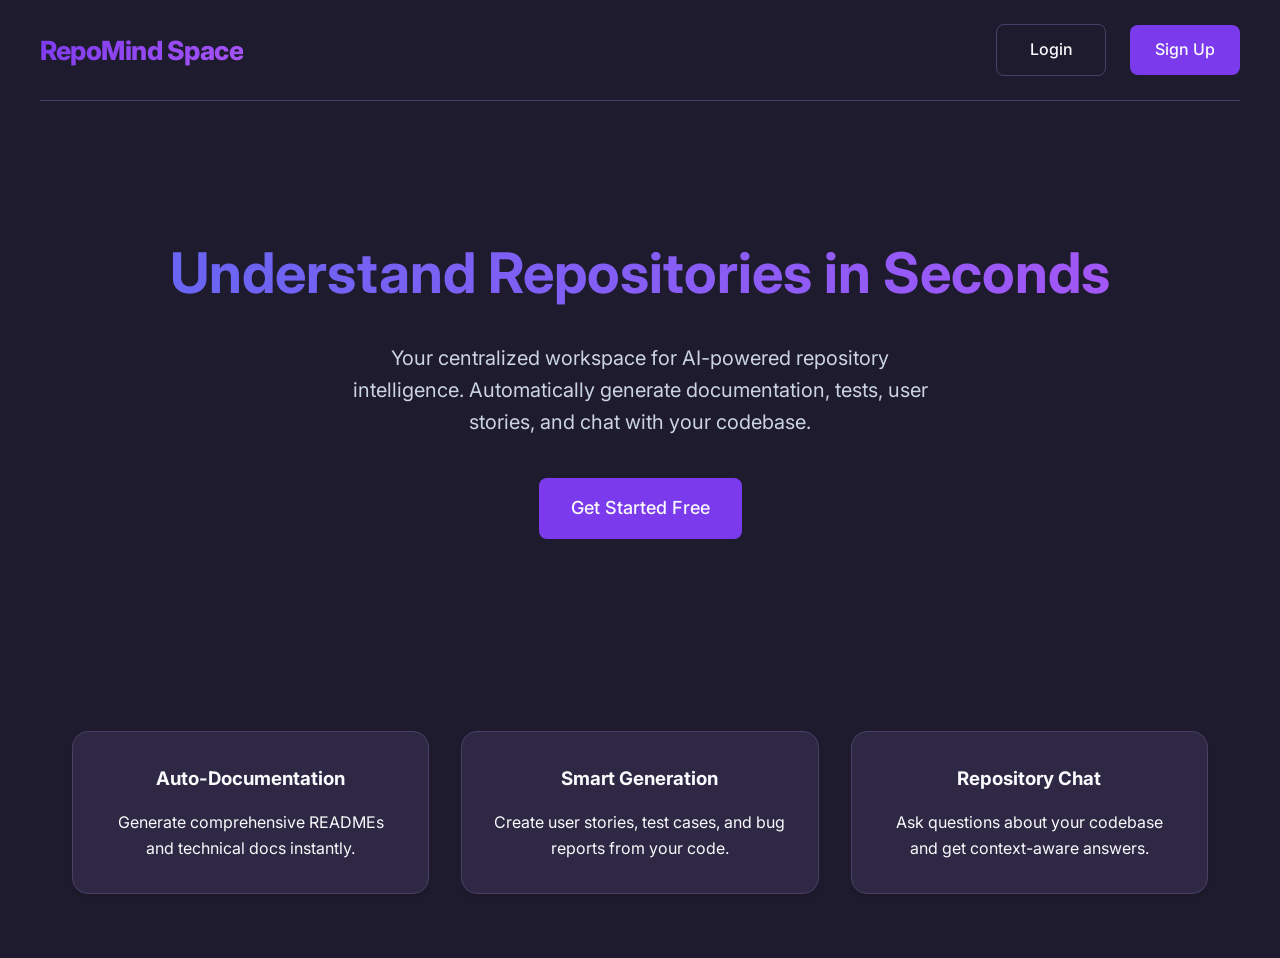
<file: index.html>
<!DOCTYPE html>
<html lang="en">
<head>
    <meta charset="UTF-8">
    <meta name="viewport" content="width=device-width, initial-scale=1.0">
    <title>RepoMind Space - AI-Powered Repository Intelligence</title>
    <link href="https://fonts.googleapis.com/css2?family=Inter:wght@400;500;600;700&display=swap" rel="stylesheet">
    <link rel="stylesheet" href="css/style.css">
    <style>
        .hero {
            padding: 8rem 0;
            text-align: center;
        }
        .hero h1 {
            font-size: 3.5rem;
            margin-bottom: 1.5rem;
            background: linear-gradient(to right, #6366f1, #a855f7);
            -webkit-background-clip: text;
            -webkit-text-fill-color: transparent;
        }
        .hero p {
            font-size: 1.25rem;
            color: var(--text-muted);
            max-width: 600px;
            margin: 0 auto 2.5rem;
        }
        .features {
            padding: 4rem 0;
        }
    </style>
</head>
<body>
    <nav class="navbar container">
        <a href="index.html" class="navbar-brand">RepoMind Space</a>
        <div id="nav-unauth" class="navbar-nav">
            <a href="pages/login.html" class="btn btn-secondary" style="width: 110px;">Login</a>
            <a href="pages/register.html" class="btn btn-primary" style="width: 110px;">Sign Up</a>
        </div>
        <div id="nav-auth" class="navbar-nav" style="display: none; align-items: center; gap: 1rem;">
            <a href="pages/dashboard.html" class="btn btn-primary" style="padding: 0.5rem 1.25rem;">Dashboard</a>
        </div>
    </nav>

    <main class="container">
        <section class="hero">
            <h1>Understand Repositories in Seconds</h1>
            <p>Your centralized workspace for AI-powered repository intelligence. Automatically generate documentation, tests, user stories, and chat with your codebase.</p>
            <div style="display: flex; gap: 1rem; justify-content: center;">
                <a href="pages/register.html" class="btn btn-primary hero-btn" style="padding: 1rem 2rem; font-size: 1.125rem; transition: transform 0.2s ease, box-shadow 0.2s ease;" onmouseover="this.style.transform='translateY(-3px)'; this.style.boxShadow='0 10px 25px rgba(99, 102, 241, 0.4)';" onmouseout="this.style.transform='translateY(0)'; this.style.boxShadow='none';">Get Started Free</a>

            </div>
        </section>

        <section id="features" class="features grid grid-cols-3">
            <div class="card text-center animate-fade-up delay-100">
                <h3 class="mb-2">Auto-Documentation</h3>
                <p class="text-muted">Generate comprehensive READMEs and technical docs instantly.</p>
            </div>
            <div class="card text-center animate-fade-up delay-200">
                <h3 class="mb-2">Smart Generation</h3>
                <p class="text-muted">Create user stories, test cases, and bug reports from your code.</p>
            </div>
            <div class="card text-center animate-fade-up delay-300">
                <h3 class="mb-2">Repository Chat</h3>
                <p class="text-muted">Ask questions about your codebase and get context-aware answers.</p>
            </div>
        </section>
    </main>

    <script src="js/config.js"></script>
    <script>
        // Check if user is logged in
        document.addEventListener('DOMContentLoaded', () => {
            const token = localStorage.getItem('token');
            if (token) {
                document.getElementById('nav-unauth').style.display = 'none';
                document.getElementById('nav-auth').style.display = 'flex';
            }
        });
    </script>
</body>
</html>
</file>
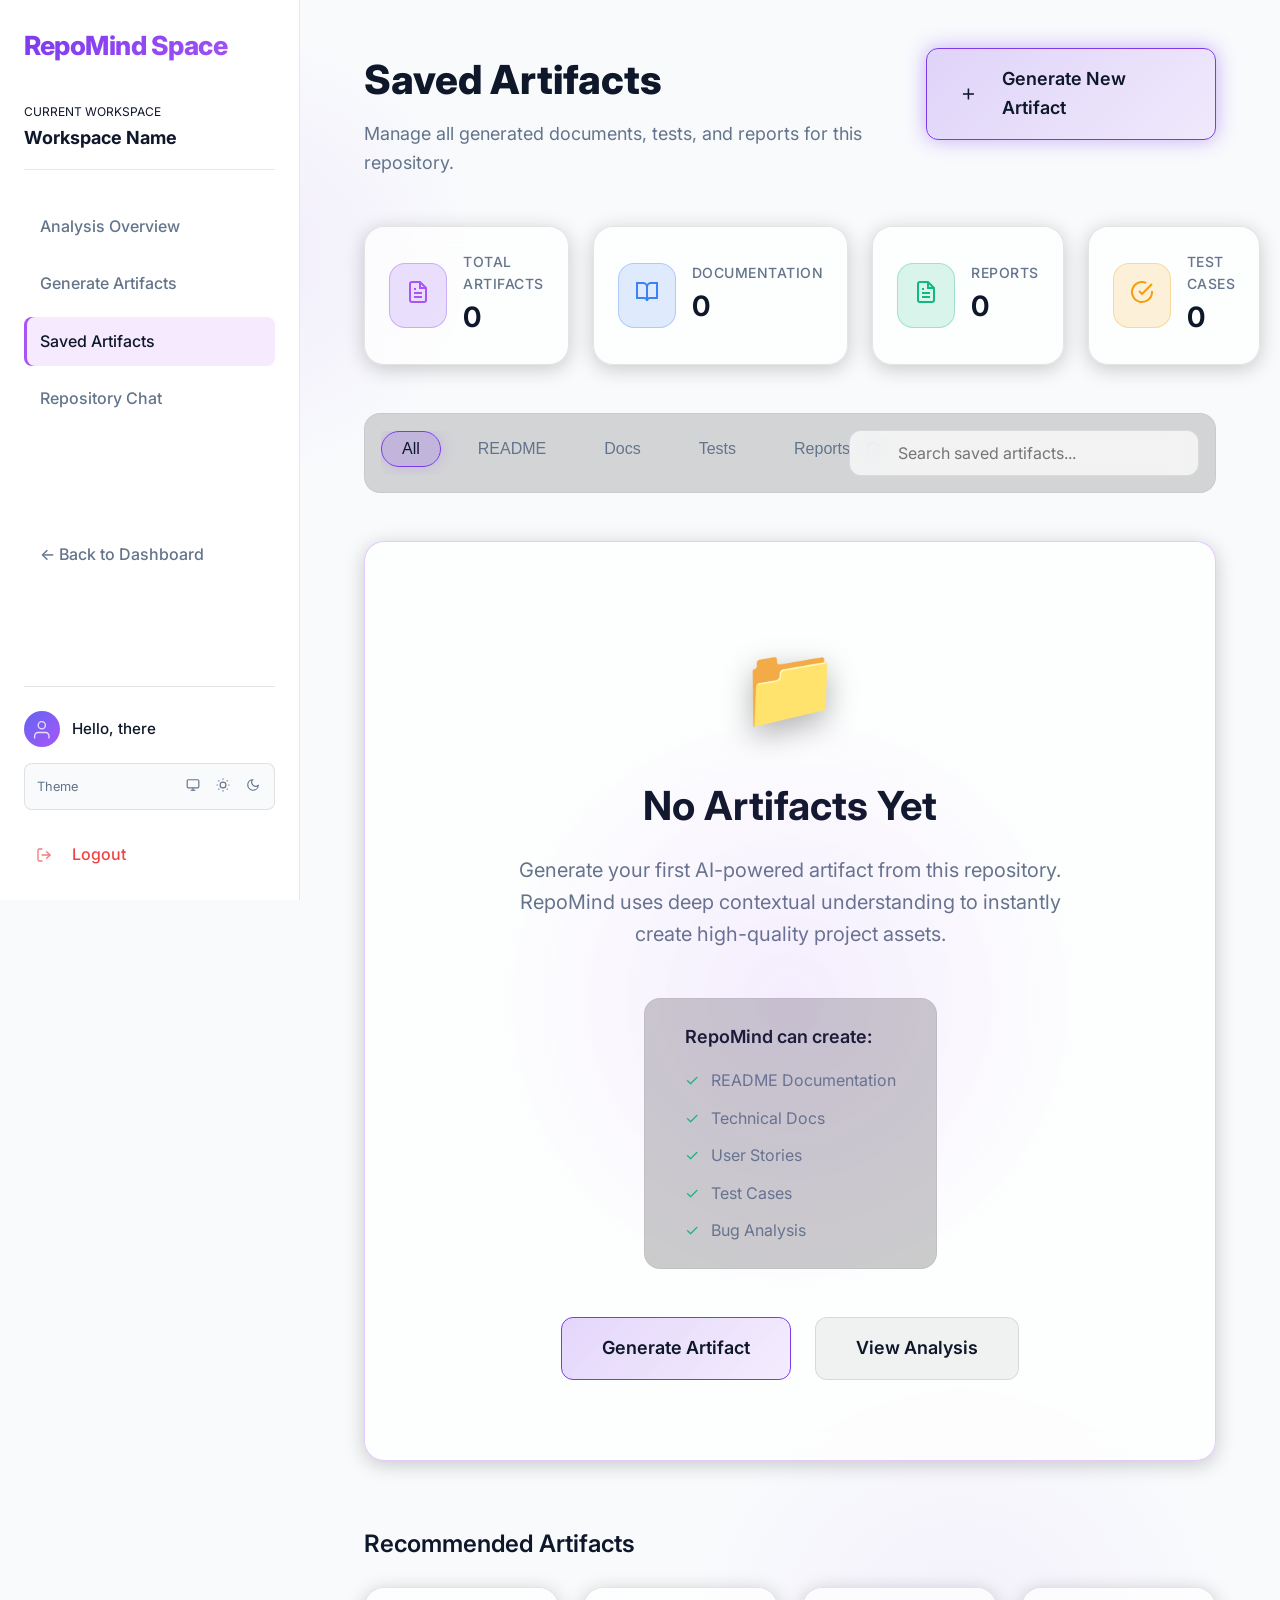
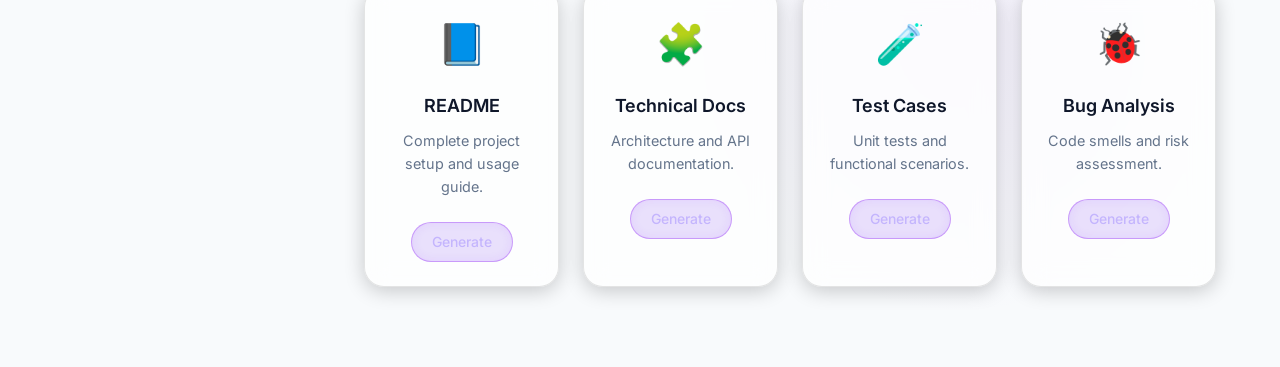
<file: pages/artifacts.html>
<!DOCTYPE html>
<html lang="en">

<head>
    <meta charset="UTF-8">
    <meta name="viewport" content="width=device-width, initial-scale=1.0">
    <title>Saved Artifacts - RepoMind Space</title>
    <link href="https://fonts.googleapis.com/css2?family=Inter:wght@400;500;600;700&display=swap" rel="stylesheet">
    <link rel="stylesheet" href="../css/style.css">
    <style>
        /* Modern Input Styling */
        .search-input {
            background: var(--glass-bg);
            border: 1px solid var(--alpha-10);
            color: var(--text-main);
            padding: 12px 20px 12px 48px;
            border-radius: 12px;
            width: 350px;
            font-family: 'Inter', sans-serif;
            font-size: 1rem;
            transition: all 0.3s ease;
            backdrop-filter: blur(12px);
        }

        .search-input:focus {
            outline: none;
            border-color: rgba(168, 85, 247, 0.5);
            box-shadow: 0 0 15px rgba(124, 58, 237, 0.2);
            background: var(--glass-hover-bg);
        }

        .search-icon-wrapper {
            position: absolute;
            left: 16px;
            top: 50%;
            transform: translateY(-50%);
            color: var(--text-muted);
            pointer-events: none;
        }

        /* Glassmorphism Cards */
        .glass-card {
            background: var(--glass-bg);
            backdrop-filter: blur(12px);
            border: 1px solid var(--alpha-10);
            border-radius: 20px;
            transition: all 0.3s ease;
            box-shadow: 0 4px 20px rgba(0, 0, 0, 0.2);
        }

        .glass-card:hover {
            border-color: rgba(168, 85, 247, 0.4);
            transform: translateY(-4px);
            box-shadow: 0 12px 30px rgba(124, 58, 237, 0.15);
        }

        /* Filter Tabs */
        .filter-tabs {
            display: flex;
            gap: 1rem;
            overflow-x: auto;
            padding-bottom: 0.5rem;
        }

        .filter-tab {
            background: transparent;
            border: 1px solid transparent;
            color: var(--text-muted);
            padding: 8px 20px;
            border-radius: 20px;
            cursor: pointer;
            font-weight: 500;
            font-size: 1rem;
            transition: all 0.2s ease;
            white-space: nowrap;
        }

        .filter-tab:hover {
            color: var(--text-main);
            background: var(--alpha-5);
        }

        .filter-tab.active {
            background: rgba(124, 58, 237, 0.2);
            border-color: var(--primary-color);
            color: var(--text-main);
            box-shadow: 0 0 15px rgba(124, 58, 237, 0.2);
        }

        /* Populated Grid */
        .artifact-grid {
            display: grid;
            grid-template-columns: repeat(auto-fill, minmax(350px, 1fr));
            gap: 2rem;
            display: none;
            /* Hidden by default until artifacts exist */
        }

        .artifact-item-card {
            display: flex;
            flex-direction: column;
            padding: 1.5rem;
        }
    </style>
    <script src="../js/config.js"></script>
    <script src="../js/theme.js"></script>
</head>

<body>
    <div class="app-layout">
        <!-- Sidebar -->
        <aside class="sidebar">
            <div class="mb-4">
                <a href="dashboard.html" class="navbar-brand" style="display: block;">RepoMind Space</a>
            </div>
            <div class="mb-4" style="padding-bottom: 1rem; border-bottom: 1px solid var(--border-color);">
                <span class="text-muted" style="font-size: 0.75rem; text-transform: uppercase;">Current Workspace</span>
                <h3 style="font-size: 1.125rem;" id="workspaceNameHeader">Workspace Name</h3>
            </div>
            <nav class="sidebar-nav" style="margin-top: 0;">
                <a href="workspace-detail.html" class="sidebar-link">Analysis Overview</a>
                <a href="generate-artifact.html" class="sidebar-link">Generate Artifacts</a>
                <a href="artifacts.html" class="sidebar-link active">Saved Artifacts</a>
                <a href="repository-chat.html" class="sidebar-link">Repository Chat</a>
            </nav>
            <nav class="sidebar-nav" style="margin-top: auto;">
                <a href="dashboard.html" class="sidebar-link">← Back to Dashboard</a>
            </nav>

            <!-- User Profile Area (Unified) -->
            <div style="margin-top: auto; padding-top: 1.5rem; border-top: 1px solid var(--glass-border); display: flex; flex-direction: column; gap: 1rem;">
                <a href="profile.html" style="display: flex; align-items: center; gap: 0.75rem; text-decoration: none; color: var(--text-main);">
                    <div id="sidebar-avatar" style="width: 36px; height: 36px; border-radius: 50%; background: linear-gradient(135deg, #6366f1, #a855f7); display: flex; align-items: center; justify-content: center; color: white; font-weight: 600; font-size: 0.9rem; overflow: hidden; flex-shrink: 0;"><svg xmlns="http://www.w3.org/2000/svg" viewBox="0 0 24 24" fill="none" stroke="currentColor" stroke-width="1.5" stroke-linecap="round" stroke-linejoin="round" style="width:60%;height:60%;color:rgba(255,255,255,0.8);"><path d="M20 21v-2a4 4 0 0 0-4-4H8a4 4 0 0 0-4 4v2"/><circle cx="12" cy="7" r="4"/></svg></div>
                    <div id="sidebar-greeting" style="font-size: 0.95rem; font-weight: 500;">Hello, there</div>
                </a>
                
                <!-- Theme Switcher Pop-out -->
                <div class="theme-switcher-container" style="background: var(--bg-dark); border: 1px solid var(--glass-border); border-radius: 8px; padding: 0.5rem; display: flex; justify-content: space-between; align-items: center;">
                    <span style="font-size: 0.8rem; color: var(--text-muted); padding-left: 0.25rem;">Theme</span>
                    <div style="display: flex; gap: 0.25rem;">
                        <button onclick="setThemeMode('system')" title="System Theme" class="theme-btn" data-theme-btn="system" style="background: transparent; border: none; color: var(--text-muted); cursor: pointer; padding: 6px; border-radius: 6px;"><svg viewBox="0 0 24 24" fill="none" stroke="currentColor" stroke-width="2" style="width: 14px; height: 14px;"><rect x="2" y="3" width="20" height="14" rx="2" ry="2"></rect><line x1="8" y1="21" x2="16" y2="21"></line><line x1="12" y1="17" x2="12" y2="21"></line></svg></button>
                        <button onclick="setThemeMode('light')" title="Light Theme" class="theme-btn" data-theme-btn="light" style="background: transparent; border: none; color: var(--text-muted); cursor: pointer; padding: 6px; border-radius: 6px;"><svg viewBox="0 0 24 24" fill="none" stroke="currentColor" stroke-width="2" style="width: 14px; height: 14px;"><circle cx="12" cy="12" r="5"></circle><line x1="12" y1="1" x2="12" y2="3"></line><line x1="12" y1="21" x2="12" y2="23"></line><line x1="4.22" y1="4.22" x2="5.64" y2="5.64"></line><line x1="18.36" y1="18.36" x2="19.78" y2="19.78"></line><line x1="1" y1="12" x2="3" y2="12"></line><line x1="21" y1="12" x2="23" y2="12"></line><line x1="4.22" y1="19.78" x2="5.64" y2="18.36"></line><line x1="18.36" y1="5.64" x2="19.78" y2="4.22"></line></svg></button>
                        <button onclick="setThemeMode('dark')" title="Dark Theme" class="theme-btn" data-theme-btn="dark" style="background: transparent; border: none; color: var(--text-muted); cursor: pointer; padding: 6px; border-radius: 6px;"><svg viewBox="0 0 24 24" fill="none" stroke="currentColor" stroke-width="2" style="width: 14px; height: 14px;"><path d="M21 12.79A9 9 0 1 1 11.21 3 7 7 0 0 0 21 12.79z"></path></svg></button>
                    </div>
                </div>

                <a href="#" class="sidebar-link" id="logoutBtn" style="color: #ef4444; margin-top: 0.5rem; padding: 0.5rem 0.75rem;">
                    <svg viewBox="0 0 24 24" fill="none" stroke="currentColor" stroke-width="2" stroke-linecap="round" stroke-linejoin="round" style="width: 1rem; height: 1rem; margin-right: 0.5rem;"><path d="M9 21H5a2 2 0 0 1-2-2V5a2 2 0 0 1 2-2h4"></path><polyline points="16 17 21 12 16 7"></polyline><line x1="21" y1="12" x2="9" y2="12"></line></svg>
                    Logout
                </a>
            </div>
        </aside>

        <!-- Main Content -->
        <main class="main-content" style="padding: 3rem 4rem;">
            <div style="max-width: 1400px; margin: 0 auto;">

                <!-- HEADER & ACTION -->
                <header
                    style="display: flex; justify-content: space-between; align-items: flex-start; margin-bottom: 3rem;">
                    <div>
                        <h1 class="analysis-header-title">Saved Artifacts</h1>
                        <p class="analysis-body-text" style="font-size: 1.125rem; margin-top: 0.5rem;">Manage all
                            generated documents, tests, and reports for this repository.</p>
                    </div>
                    <a href="generate-artifact.html" class="action-btn-large primary"
                        style="text-decoration: none; padding: 1rem 2rem; font-size: 1.125rem; font-weight: 600; border-radius: 12px; box-shadow: 0 0 20px rgba(124, 58, 237, 0.4);">
                        <svg width="20" height="20" viewBox="0 0 24 24" fill="none" stroke="currentColor"
                            stroke-width="2" style="margin-right: 8px;">
                            <line x1="12" y1="5" x2="12" y2="19"></line>
                            <line x1="5" y1="12" x2="19" y2="12"></line>
                        </svg>
                        Generate New Artifact
                    </a>
                </header>

                <!-- STATISTICS ROW -->
                <div style="display: grid; grid-template-columns: repeat(4, 1fr); gap: 1.5rem; margin-bottom: 3rem;">
                    <div class="glass-card" style="padding: 1.5rem; display: flex; align-items: center; gap: 1rem;">
                        <div
                            style="background: rgba(124, 58, 237, 0.15); padding: 1rem; border-radius: 16px; color: #a855f7; border: 1px solid rgba(124, 58, 237, 0.3);">
                            <svg width="24" height="24" viewBox="0 0 24 24" fill="none" stroke="currentColor"
                                stroke-width="2">
                                <path d="M14 2H6a2 2 0 0 0-2 2v16a2 2 0 0 0 2 2h12a2 2 0 0 0 2-2V8z"></path>
                                <polyline points="14 2 14 8 20 8"></polyline>
                                <line x1="16" y1="13" x2="8" y2="13"></line>
                                <line x1="16" y1="17" x2="8" y2="17"></line>
                                <polyline points="10 9 9 9 8 9"></polyline>
                            </svg>
                        </div>
                        <div>
                            <div
                                style="color: var(--text-muted); font-size: 0.875rem; font-weight: 500; text-transform: uppercase; letter-spacing: 0.5px;">
                                Total Artifacts</div>
                            <div id="countTotal" style="font-size: 1.75rem; font-weight: 700; color: var(--text-main);">0</div>
                        </div>
                    </div>
                    <div class="glass-card" style="padding: 1.5rem; display: flex; align-items: center; gap: 1rem;">
                        <div
                            style="background: rgba(59, 130, 246, 0.15); padding: 1rem; border-radius: 16px; color: #3b82f6; border: 1px solid rgba(59, 130, 246, 0.3);">
                            <svg width="24" height="24" viewBox="0 0 24 24" fill="none" stroke="currentColor"
                                stroke-width="2">
                                <path d="M2 3h6a4 4 0 0 1 4 4v14a3 3 0 0 0-3-3H2z"></path>
                                <path d="M22 3h-6a4 4 0 0 0-4 4v14a3 3 0 0 1 3-3h7z"></path>
                            </svg>
                        </div>
                        <div>
                            <div
                                style="color: var(--text-muted); font-size: 0.875rem; font-weight: 500; text-transform: uppercase; letter-spacing: 0.5px;">
                                Documentation</div>
                            <div id="countDocs" style="font-size: 1.75rem; font-weight: 700; color: var(--text-main);">0</div>
                        </div>
                    </div>
                    <div class="glass-card" style="padding: 1.5rem; display: flex; align-items: center; gap: 1rem;">
                        <div
                            style="background: rgba(16, 185, 129, 0.15); padding: 1rem; border-radius: 16px; color: #10b981; border: 1px solid rgba(16, 185, 129, 0.3);">
                            <svg width="24" height="24" viewBox="0 0 24 24" fill="none" stroke="currentColor"
                                stroke-width="2">
                                <path d="M14 2H6a2 2 0 0 0-2 2v16a2 2 0 0 0 2 2h12a2 2 0 0 0 2-2V8z"></path>
                                <polyline points="14 2 14 8 20 8"></polyline>
                                <line x1="16" y1="13" x2="8" y2="13"></line>
                                <line x1="16" y1="17" x2="8" y2="17"></line>
                                <polyline points="10 9 9 9 8 9"></polyline>
                            </svg>
                        </div>
                        <div>
                            <div
                                style="color: var(--text-muted); font-size: 0.875rem; font-weight: 500; text-transform: uppercase; letter-spacing: 0.5px;">
                                Reports</div>
                            <div id="countReports" style="font-size: 1.75rem; font-weight: 700; color: var(--text-main);">0</div>
                        </div>
                    </div>
                    <div class="glass-card" style="padding: 1.5rem; display: flex; align-items: center; gap: 1rem;">
                        <div
                            style="background: rgba(245, 158, 11, 0.15); padding: 1rem; border-radius: 16px; color: #f59e0b; border: 1px solid rgba(245, 158, 11, 0.3);">
                            <svg width="24" height="24" viewBox="0 0 24 24" fill="none" stroke="currentColor"
                                stroke-width="2">
                                <path d="M22 11.08V12a10 10 0 1 1-5.93-9.14"></path>
                                <polyline points="22 4 12 14.01 9 11.01"></polyline>
                            </svg>
                        </div>
                        <div>
                            <div
                                style="color: var(--text-muted); font-size: 0.875rem; font-weight: 500; text-transform: uppercase; letter-spacing: 0.5px;">
                                Test Cases</div>
                            <div id="countTests" style="font-size: 1.75rem; font-weight: 700; color: var(--text-main);">0</div>
                        </div>
                    </div>
                </div>

                <!-- TOOLBAR -->
                <div
                    style="display: flex; justify-content: space-between; align-items: center; margin-bottom: 3rem; background: rgba(0,0,0,0.15); padding: 1rem; border-radius: 16px; border: 1px solid var(--alpha-5);">
                    <div class="filter-tabs">
                        <button class="filter-tab active">All</button>
                        <button class="filter-tab">README</button>
                        <button class="filter-tab">Docs</button>
                        <button class="filter-tab">Tests</button>
                        <button class="filter-tab">Reports</button>
                        <button class="filter-tab">User Stories</button>
                    </div>
                    <div style="position: relative;">
                        <div class="search-icon-wrapper">
                            <svg width="18" height="18" viewBox="0 0 24 24" fill="none" stroke="currentColor"
                                stroke-width="2">
                                <circle cx="11" cy="11" r="8"></circle>
                                <line x1="21" y1="21" x2="16.65" y2="16.65"></line>
                            </svg>
                        </div>
                        <input type="text" class="search-input" placeholder="Search saved artifacts...">
                    </div>
                </div>

                <!-- EMPTY STATE HERO (Default View) -->
                <div id="emptyStateContainer">
                    <div class="glass-card"
                        style="padding: 5rem 4rem; text-align: center; margin-bottom: 4rem; position: relative; overflow: hidden; border-color: rgba(168, 85, 247, 0.3);">
                        <div
                            style="position: absolute; top: 50%; left: 50%; transform: translate(-50%, -50%); width: 600px; height: 600px; background: radial-gradient(circle, rgba(168, 85, 247, 0.1) 0%, transparent 70%); pointer-events: none;">
                        </div>

                        <div
                            style="font-size: 5rem; margin-bottom: 1.5rem; filter: drop-shadow(0 10px 15px rgba(0,0,0,0.3));">
                            📁</div>
                        <h2 style="font-size: 2.5rem; font-weight: 700; color: var(--text-main); margin-bottom: 1rem;">No Artifacts
                            Yet</h2>
                        <p
                            style="color: var(--text-muted); font-size: 1.25rem; max-width: 600px; margin: 0 auto 3rem; line-height: 1.6;">
                            Generate your first AI-powered artifact from this repository. RepoMind uses deep contextual
                            understanding to instantly create high-quality project assets.
                        </p>

                        <div
                            style="display: flex; justify-content: center; gap: 2rem; margin-bottom: 3rem; text-align: left;">
                            <div
                                style="background: rgba(0,0,0,0.2); border: 1px solid var(--alpha-5); padding: 1.5rem 2.5rem; border-radius: 16px;">
                                <h4 style="color: var(--text-main); font-weight: 600; margin-bottom: 1rem; font-size: 1.125rem;">
                                    RepoMind can create:</h4>
                                <ul style="list-style: none; padding: 0; margin: 0;">
                                    <li
                                        style="color: var(--text-muted); margin-bottom: 0.75rem; display: flex; align-items: center;">
                                        <span style="color: var(--success); margin-right: 12px;">✓</span> README
                                        Documentation</li>
                                    <li
                                        style="color: var(--text-muted); margin-bottom: 0.75rem; display: flex; align-items: center;">
                                        <span style="color: var(--success); margin-right: 12px;">✓</span> Technical Docs
                                    </li>
                                    <li
                                        style="color: var(--text-muted); margin-bottom: 0.75rem; display: flex; align-items: center;">
                                        <span style="color: var(--success); margin-right: 12px;">✓</span> User Stories
                                    </li>
                                    <li
                                        style="color: var(--text-muted); margin-bottom: 0.75rem; display: flex; align-items: center;">
                                        <span style="color: var(--success); margin-right: 12px;">✓</span> Test Cases
                                    </li>
                                    <li style="color: var(--text-muted); display: flex; align-items: center;"><span
                                            style="color: var(--success); margin-right: 12px;">✓</span> Bug Analysis
                                    </li>
                                </ul>
                            </div>
                        </div>

                        <div style="display: flex; justify-content: center; gap: 1.5rem;">
                            <a href="generate-artifact.html" class="action-btn-large primary"
                                style="text-decoration: none; padding: 1rem 2.5rem; font-size: 1.125rem;">Generate
                                Artifact</a>
                            <a href="workspace-detail.html" class="action-btn-large"
                                style="text-decoration: none; padding: 1rem 2.5rem; font-size: 1.125rem; background: var(--alpha-5); border: 1px solid var(--alpha-10); color: var(--text-main);">View
                                Analysis</a>
                        </div>
                    </div>

                    <!-- RECOMMENDED ARTIFACTS GRID (Shown when empty) -->
                    <div style="margin-bottom: 2rem;">
                        <h3 style="font-size: 1.5rem; font-weight: 600; color: var(--text-main); margin-bottom: 1.5rem;">
                            Recommended Artifacts</h3>
                        <div style="display: grid; grid-template-columns: repeat(4, 1fr); gap: 1.5rem;">
                            <div class="glass-card" style="padding: 1.5rem; text-align: center;">
                                <div style="font-size: 2.5rem; margin-bottom: 1rem;">📘</div>
                                <h4 style="color: var(--text-main); font-weight: 600; margin-bottom: 0.5rem; font-size: 1.125rem;">
                                    README</h4>
                                <p style="color: var(--text-muted); font-size: 0.9rem; margin-bottom: 1.5rem;">Complete
                                    project setup and usage guide.</p>
                                <a href="generate-artifact.html" class="tech-pill"
                                    style="text-decoration: none; display: inline-block; padding: 8px 20px; border: 1px solid rgba(168, 85, 247, 0.5); color: #c4b5fd;">Generate</a>
                            </div>
                            <div class="glass-card" style="padding: 1.5rem; text-align: center;">
                                <div style="font-size: 2.5rem; margin-bottom: 1rem;">🧩</div>
                                <h4 style="color: var(--text-main); font-weight: 600; margin-bottom: 0.5rem; font-size: 1.125rem;">
                                    Technical Docs</h4>
                                <p style="color: var(--text-muted); font-size: 0.9rem; margin-bottom: 1.5rem;">
                                    Architecture and API documentation.</p>
                                <a href="generate-artifact.html" class="tech-pill"
                                    style="text-decoration: none; display: inline-block; padding: 8px 20px; border: 1px solid rgba(168, 85, 247, 0.5); color: #c4b5fd;">Generate</a>
                            </div>
                            <div class="glass-card" style="padding: 1.5rem; text-align: center;">
                                <div style="font-size: 2.5rem; margin-bottom: 1rem;">🧪</div>
                                <h4 style="color: var(--text-main); font-weight: 600; margin-bottom: 0.5rem; font-size: 1.125rem;">
                                    Test Cases</h4>
                                <p style="color: var(--text-muted); font-size: 0.9rem; margin-bottom: 1.5rem;">Unit
                                    tests and functional scenarios.</p>
                                <a href="generate-artifact.html" class="tech-pill"
                                    style="text-decoration: none; display: inline-block; padding: 8px 20px; border: 1px solid rgba(168, 85, 247, 0.5); color: #c4b5fd;">Generate</a>
                            </div>
                            <div class="glass-card" style="padding: 1.5rem; text-align: center;">
                                <div style="font-size: 2.5rem; margin-bottom: 1rem;">🐞</div>
                                <h4 style="color: var(--text-main); font-weight: 600; margin-bottom: 0.5rem; font-size: 1.125rem;">
                                    Bug Analysis</h4>
                                <p style="color: var(--text-muted); font-size: 0.9rem; margin-bottom: 1.5rem;">Code
                                    smells and risk assessment.</p>
                                <a href="generate-artifact.html" class="tech-pill"
                                    style="text-decoration: none; display: inline-block; padding: 8px 20px; border: 1px solid rgba(168, 85, 247, 0.5); color: #c4b5fd;">Generate</a>
                            </div>
                        </div>
                    </div>
                </div>

                <!-- POPULATED GRID (Hidden until artifacts exist) -->
                <!-- We keep this here so the layout is ready when dynamic artifacts are loaded -->
                <div id="populatedGridContainer" class="artifact-grid">
                    <!-- Example Populated Card (Static for demonstration) -->
                    <!--
                    <div class="glass-card artifact-item-card">
                        <div style="display: flex; justify-content: space-between; margin-bottom: 1rem;">
                            <div style="display: flex; align-items: center; gap: 0.75rem;">
                                <span style="font-size: 1.5rem;">📘</span>
                                <span class="tech-pill" style="background: rgba(124, 58, 237, 0.15); color: #c4b5fd; border: none;">Documentation</span>
                            </div>
                            <span style="color: var(--text-muted); font-size: 0.8rem;">Just now</span>
                        </div>
                        <h3 style="color: var(--text-main); font-size: 1.25rem; font-weight: 600; margin-bottom: 0.5rem;">Main README.md</h3>
                        <p style="color: var(--text-muted); font-size: 0.9rem; line-height: 1.5; margin-bottom: 1.5rem; flex-grow: 1;">
                            Complete project setup instructions and feature overview.
                        </p>
                        <div style="display: flex; gap: 0.5rem; border-top: 1px solid var(--alpha-5); padding-top: 1rem;">
                            <button class="tech-pill" style="flex: 1; justify-content: center; background: var(--alpha-5); border-color: var(--alpha-10); color: var(--text-main);">View</button>
                            <button class="tech-pill" style="flex: 1; justify-content: center; background: var(--alpha-5); border-color: var(--alpha-10); color: var(--text-main);">Download</button>
                            <button class="tech-pill" style="padding: 8px 12px; background: rgba(239, 68, 68, 0.1); border-color: rgba(239, 68, 68, 0.2); color: #ef4444;">
                                <svg width="16" height="16" viewBox="0 0 24 24" fill="none" stroke="currentColor" stroke-width="2"><polyline points="3 6 5 6 21 6"></polyline><path d="M19 6v14a2 2 0 0 1-2 2H7a2 2 0 0 1-2-2V6m3 0V4a2 2 0 0 1 2-2h4a2 2 0 0 1 2 2v2"></path></svg>
                            </button>
                        </div>
                    </div>
                    -->
                </div>

            </div>
        </main>
    </div>

    <script src="../js/auth.js"></script>
    <script src="../js/user-profile.js"></script>
    <script src="../js/analysis.js"></script>
    <script src="../js/artifacts.js"></script>
    <script>
        // Simple script to handle filter tab active states
        document.querySelectorAll('.filter-tab').forEach(tab => {
            tab.addEventListener('click', function () {
                document.querySelectorAll('.filter-tab').forEach(t => t.classList.remove('active'));
                this.classList.add('active');
            });
        });
    </script>
</body>
</html>
</file>
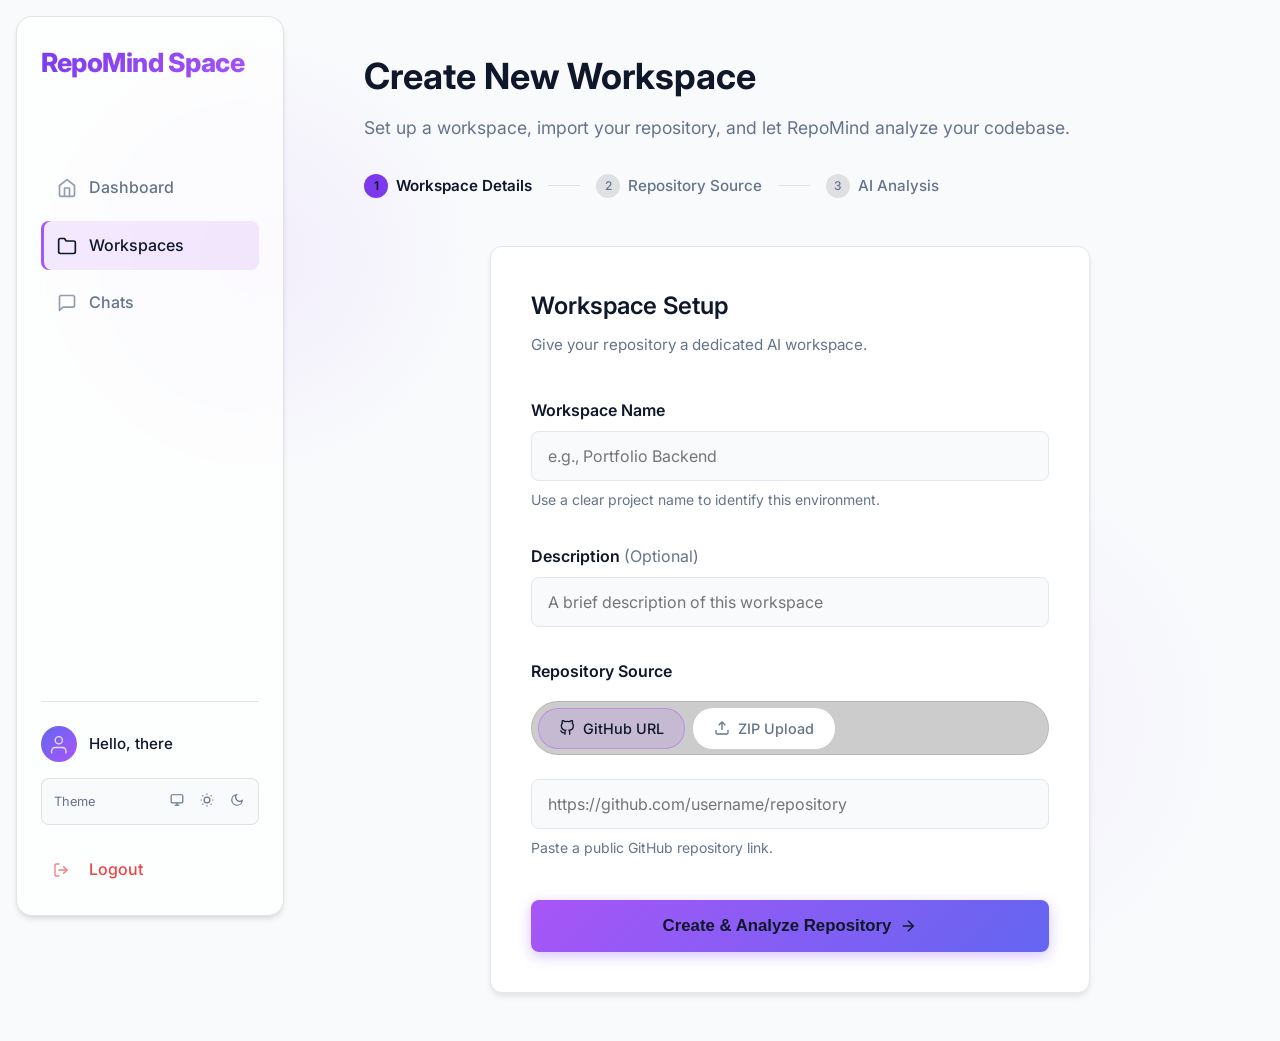
<file: pages/create-workspace.html>
<!DOCTYPE html>
<html lang="en">

<head>
    <meta charset="UTF-8">
    <meta name="viewport" content="width=device-width, initial-scale=1.0">
    <title>Create Workspace - RepoMind Space</title>
    <link href="https://fonts.googleapis.com/css2?family=Inter:wght@400;500;600;700&display=swap" rel="stylesheet">
    <link rel="stylesheet" href="../css/style.css">
    <style>
        .page-container {
            max-width: 1200px;
            margin: 0 auto;
            padding: 3rem 4rem;
        }

        .saas-grid {
            display: grid;
            grid-template-columns: 7fr 3fr;
            gap: 3rem;
            align-items: start;
        }

        .form-card {
            background: var(--glass-bg);
            backdrop-filter: blur(12px);
            border: 1px solid var(--alpha-10);
            border-radius: 16px;
            padding: 2.5rem;
            max-width: 750px;
            box-shadow: 0 4px 24px rgba(0, 0, 0, 0.2);
        }

        .sticky-info-card {
            background: rgba(30, 27, 46, 0.4);
            border: 1px solid var(--alpha-5);
            border-radius: 16px;
            padding: 2rem;
            position: sticky;
            top: 2rem;
        }

        .form-group-saas {
            margin-bottom: 2rem;
        }

        .form-label-saas {
            display: block;
            font-weight: 600;
            font-size: 1rem;
            color: var(--text-main);
            margin-bottom: 0.5rem;
        }

        .form-input-saas {
            width: 100%;
            padding: 0.875rem 1rem;
            font-size: 1rem;
            background: var(--bg-dark);
            border: 1px solid var(--border-color);
            border-radius: 8px;
            color: var(--text-main);
            transition: border-color 0.2s ease, box-shadow 0.2s ease;
            font-family: 'Inter', sans-serif;
        }

        .form-input-saas:focus {
            outline: none;
            border-color: rgba(168, 85, 247, 0.6);
            box-shadow: 0 0 0 2px rgba(168, 85, 247, 0.2);
        }

        .form-helper-saas {
            display: block;
            margin-top: 0.5rem;
            color: var(--text-muted);
            font-size: 0.875rem;
        }

        .btn-saas-primary {
            display: inline-flex;
            align-items: center;
            justify-content: center;
            gap: 0.5rem;
            background: linear-gradient(135deg, #a855f7, #6366f1);
            color: var(--text-main);
            font-weight: 600;
            font-size: 1.05rem;
            padding: 1rem 2rem;
            border-radius: 8px;
            border: none;
            cursor: pointer;
            transition: transform 0.2s ease, box-shadow 0.2s ease;
            box-shadow: 0 4px 14px rgba(124, 58, 237, 0.3);
            text-decoration: none;
        }

        .btn-saas-primary:hover {
            transform: translateY(-2px);
            box-shadow: 0 6px 20px rgba(124, 58, 237, 0.4);
        }

        .pill-tabs {
            display: flex;
            gap: 0.5rem;
            margin-bottom: 2rem;
        }

        .pill-tab {
            padding: 0.5rem 1.25rem;
            border-radius: 20px;
            font-size: 0.9rem;
            font-weight: 500;
            cursor: pointer;
            border: 1px solid transparent;
            transition: all 0.2s ease;
            display: flex;
            align-items: center;
            gap: 0.5rem;
            background: var(--bg-card);
            color: var(--text-muted);
        }

        .pill-tab.active {
            background: rgba(168, 85, 247, 0.15);
            color: var(--text-main);
            border-color: rgba(168, 85, 247, 0.4);
        }

        .step-indicator {
            display: flex;
            align-items: center;
            gap: 1rem;
            margin-bottom: 3rem;
        }

        .step {
            display: flex;
            align-items: center;
            gap: 0.5rem;
            color: var(--text-muted);
            font-size: 0.95rem;
            font-weight: 500;
        }

        .step.active {
            color: var(--text-main);
            font-weight: 600;
        }

        .step-circle {
            width: 24px;
            height: 24px;
            border-radius: 50%;
            display: flex;
            align-items: center;
            justify-content: center;
            font-size: 0.75rem;
            background: var(--glass-border);
        }

        .step.active .step-circle {
            background: var(--primary-color);
            color: var(--text-main);
        }

        .step-line {
            width: 32px;
            height: 1px;
            background: var(--glass-border);
        }

        .info-item {
            display: flex;
            align-items: flex-start;
            gap: 1rem;
            margin-bottom: 1.5rem;
        }

        .info-icon {
            color: var(--primary-color);
            margin-top: 2px;
        }
    </style>
    <script src="../js/config.js"></script>
    <script src="../js/theme.js"></script>
</head>

<body>
    <div class="app-layout">
        <!-- Sidebar -->
        <aside class="sidebar glass-panel"
            style="margin: 1rem; padding: 1.5rem; display: flex; flex-direction: column;">
            <div class="mb-5">
                <a href="dashboard.html" class="navbar-brand" style="display: block;">RepoMind Space</a>
            </div>
            <nav class="sidebar-nav">
                <a href="dashboard.html" class="sidebar-link">
                    <svg viewBox="0 0 24 24" fill="none" stroke="currentColor" stroke-width="2" stroke-linecap="round" stroke-linejoin="round">
                        <path d="M3 9l9-7 9 7v11a2 2 0 0 1-2 2H5a2 2 0 0 1-2-2z"></path>
                        <polyline points="9 22 9 12 15 12 15 22"></polyline>
                    </svg>
                    Dashboard
                </a>
                <a href="workspaces.html" class="sidebar-link active">
                    <svg viewBox="0 0 24 24" fill="none" stroke="currentColor" stroke-width="2" stroke-linecap="round" stroke-linejoin="round">
                        <path d="M22 19a2 2 0 0 1-2 2H4a2 2 0 0 1-2-2V5a2 2 0 0 1 2-2h5l2 3h9a2 2 0 0 1 2 2z"></path>
                    </svg>
                    Workspaces
                </a>
                <a href="repository-chat.html" class="sidebar-link">
                    <svg viewBox="0 0 24 24" fill="none" stroke="currentColor" stroke-width="2" stroke-linecap="round" stroke-linejoin="round">
                        <path d="M21 15a2 2 0 0 1-2 2H7l-4 4V5a2 2 0 0 1 2-2h14a2 2 0 0 1 2 2z"></path>
                    </svg>
                    Chats
                </a>
            </nav>
            <!-- User Profile Area (Unified) -->
            <div style="margin-top: auto; padding-top: 1.5rem; border-top: 1px solid var(--glass-border); display: flex; flex-direction: column; gap: 1rem;">
                <a href="profile.html" style="display: flex; align-items: center; gap: 0.75rem; text-decoration: none; color: var(--text-main);">
                    <div id="sidebar-avatar" style="width: 36px; height: 36px; border-radius: 50%; background: linear-gradient(135deg, #6366f1, #a855f7); display: flex; align-items: center; justify-content: center; color: white; font-weight: 600; font-size: 0.9rem; overflow: hidden; flex-shrink: 0;"><svg xmlns="http://www.w3.org/2000/svg" viewBox="0 0 24 24" fill="none" stroke="currentColor" stroke-width="1.5" stroke-linecap="round" stroke-linejoin="round" style="width:60%;height:60%;color:rgba(255,255,255,0.8);"><path d="M20 21v-2a4 4 0 0 0-4-4H8a4 4 0 0 0-4 4v2"/><circle cx="12" cy="7" r="4"/></svg></div>
                    <div id="sidebar-greeting" style="font-size: 0.95rem; font-weight: 500;">Hello, there</div>
                </a>
                
                <!-- Theme Switcher Pop-out -->
                <div class="theme-switcher-container" style="background: var(--bg-dark); border: 1px solid var(--glass-border); border-radius: 8px; padding: 0.5rem; display: flex; justify-content: space-between; align-items: center;">
                    <span style="font-size: 0.8rem; color: var(--text-muted); padding-left: 0.25rem;">Theme</span>
                    <div style="display: flex; gap: 0.25rem;">
                        <button onclick="setThemeMode('system')" title="System Theme" class="theme-btn" data-theme-btn="system" style="background: transparent; border: none; color: var(--text-muted); cursor: pointer; padding: 6px; border-radius: 6px;"><svg viewBox="0 0 24 24" fill="none" stroke="currentColor" stroke-width="2" style="width: 14px; height: 14px;"><rect x="2" y="3" width="20" height="14" rx="2" ry="2"></rect><line x1="8" y1="21" x2="16" y2="21"></line><line x1="12" y1="17" x2="12" y2="21"></line></svg></button>
                        <button onclick="setThemeMode('light')" title="Light Theme" class="theme-btn" data-theme-btn="light" style="background: transparent; border: none; color: var(--text-muted); cursor: pointer; padding: 6px; border-radius: 6px;"><svg viewBox="0 0 24 24" fill="none" stroke="currentColor" stroke-width="2" style="width: 14px; height: 14px;"><circle cx="12" cy="12" r="5"></circle><line x1="12" y1="1" x2="12" y2="3"></line><line x1="12" y1="21" x2="12" y2="23"></line><line x1="4.22" y1="4.22" x2="5.64" y2="5.64"></line><line x1="18.36" y1="18.36" x2="19.78" y2="19.78"></line><line x1="1" y1="12" x2="3" y2="12"></line><line x1="21" y1="12" x2="23" y2="12"></line><line x1="4.22" y1="19.78" x2="5.64" y2="18.36"></line><line x1="18.36" y1="5.64" x2="19.78" y2="4.22"></line></svg></button>
                        <button onclick="setThemeMode('dark')" title="Dark Theme" class="theme-btn" data-theme-btn="dark" style="background: transparent; border: none; color: var(--text-muted); cursor: pointer; padding: 6px; border-radius: 6px;"><svg viewBox="0 0 24 24" fill="none" stroke="currentColor" stroke-width="2" style="width: 14px; height: 14px;"><path d="M21 12.79A9 9 0 1 1 11.21 3 7 7 0 0 0 21 12.79z"></path></svg></button>
                    </div>
                </div>

                <a href="#" class="sidebar-link" id="logoutBtn" style="color: #ef4444; margin-top: 0.5rem; padding: 0.5rem 0.75rem;">
                    <svg viewBox="0 0 24 24" fill="none" stroke="currentColor" stroke-width="2" stroke-linecap="round" stroke-linejoin="round" style="width: 1rem; height: 1rem; margin-right: 0.5rem;"><path d="M9 21H5a2 2 0 0 1-2-2V5a2 2 0 0 1 2-2h4"></path><polyline points="16 17 21 12 16 7"></polyline><line x1="21" y1="12" x2="9" y2="12"></line></svg>
                    Logout
                </a>
            </div>
        </aside>

        <!-- Main Content -->
        <main class="main-content" style="padding: 0;">
            <div class="page-container">

                <header style="margin-bottom: 2rem;">
                    <h1 style="font-size: 2.25rem; font-weight: 700; color: var(--text-main); margin-bottom: 0.5rem;">Create New
                        Workspace</h1>
                    <p style="color: var(--text-muted); font-size: 1.1rem;">Set up a workspace, import your repository,
                        and let RepoMind analyze your codebase.</p>
                </header>

                <div class="step-indicator">
                    <div class="step active">
                        <div class="step-circle">1</div>
                        Workspace Details
                    </div>
                    <div class="step-line"></div>
                    <div class="step">
                        <div class="step-circle">2</div>
                        Repository Source
                    </div>
                    <div class="step-line"></div>
                    <div class="step">
                        <div class="step-circle">3</div>
                        AI Analysis
                    </div>
                </div>

                <div style="max-width: 600px; margin: 0 auto; background: var(--bg-card); border: 1px solid var(--border-color); border-radius: 12px; padding: 2.5rem; box-shadow: 0 4px 6px -1px rgba(0,0,0,0.1);">
                    <h2 style="font-size: 1.5rem; font-weight: 600; color: var(--text-main); margin-bottom: 0.5rem;">Workspace Setup</h2>
                    <p style="color: var(--text-muted); font-size: 0.95rem; margin-bottom: 2.5rem;">Give your repository a dedicated AI workspace.</p>

                    <form id="ingestForm">
                        <div class="form-group-saas">
                            <label class="form-label-saas" for="workspaceName">Workspace Name</label>
                            <input type="text" id="workspaceName" class="form-input-saas" required placeholder="e.g., Portfolio Backend">
                            <span class="form-helper-saas">Use a clear project name to identify this environment.</span>
                        </div>

                        <div class="form-group-saas">
                            <label class="form-label-saas" for="workspaceDesc">Description <span style="font-weight: 400; color: var(--text-muted);">(Optional)</span></label>
                            <input type="text" id="workspaceDesc" class="form-input-saas" placeholder="A brief description of this workspace">
                        </div>

                        <label class="form-label-saas" style="margin-bottom: 1rem;">Repository Source</label>
                        <div class="pill-tabs" style="margin-bottom: 1.5rem;">
                            <div class="pill-tab active" id="tabGithub">
                                <svg width="16" height="16" viewBox="0 0 24 24" fill="none" stroke="currentColor" stroke-width="2">
                                    <path d="M9 19c-5 1.5-5-2.5-7-3m14 6v-3.87a3.37 3.37 0 0 0-.94-2.61c3.14-.35 6.44-1.54 6.44-7A5.44 5.44 0 0 0 20 4.77 5.07 5.07 0 0 0 19.91 1S18.73.65 16 2.48a13.38 13.38 0 0 0-7 0C6.27.65 5.09 1 5.09 1A5.07 5.07 0 0 0 5 4.77a5.44 5.44 0 0 0-1.5 3.78c0 5.42 3.3 6.61 6.44 7A3.37 3.37 0 0 0 9 18.13V22"></path>
                                </svg>
                                GitHub URL
                            </div>
                            <div class="pill-tab" id="tabZip">
                                <svg width="16" height="16" viewBox="0 0 24 24" fill="none" stroke="currentColor" stroke-width="2">
                                    <path d="M21 15v4a2 2 0 0 1-2 2H5a2 2 0 0 1-2-2v-4"></path>
                                    <polyline points="17 8 12 3 7 8"></polyline>
                                    <line x1="12" y1="3" x2="12" y2="15"></line>
                                </svg>
                                ZIP Upload
                            </div>
                        </div>

                        <div id="githubSection" class="form-group-saas" style="margin-bottom: 2.5rem;">
                            <input type="url" id="repoUrl" class="form-input-saas" placeholder="https://github.com/username/repository">
                            <span class="form-helper-saas">Paste a public GitHub repository link.</span>
                        </div>

                        <div id="zipSection" class="form-group-saas" style="display: none; margin-bottom: 2.5rem;">
                            <div style="border: 2px dashed var(--alpha-10); border-radius: 8px; padding: 2rem; text-align: center; cursor: pointer; transition: all 0.2s ease;">
                                <svg width="24" height="24" viewBox="0 0 24 24" fill="none" stroke="var(--text-muted)" stroke-width="2" style="margin-bottom: 1rem;">
                                    <path d="M21 15v4a2 2 0 0 1-2 2H5a2 2 0 0 1-2-2v-4"></path>
                                    <polyline points="17 8 12 3 7 8"></polyline>
                                    <line x1="12" y1="3" x2="12" y2="15"></line>
                                </svg>
                                <p style="color: var(--text-main); font-weight: 500; margin-bottom: 0.25rem;">Click to upload or drag and drop</p>
                                <p style="color: var(--text-muted); font-size: 0.85rem;">ZIP archive (max. 50MB)</p>
                                <input type="file" id="zipFile" accept=".zip" style="display: none;">
                            </div>
                        </div>

                        <button type="submit" class="btn-saas-primary" style="width: 100%;">
                            Create & Analyze Repository
                            <svg width="18" height="18" viewBox="0 0 24 24" fill="none" stroke="currentColor" stroke-width="2">
                                <line x1="5" y1="12" x2="19" y2="12"></line>
                                <polyline points="12 5 19 12 12 19"></polyline>
                            </svg>
                        </button>
                    </form>
                </div>
            </div>
        </main>
    </div>

    <script>
        // Tab toggling logic
        const tabGithub = document.getElementById('tabGithub');
        const tabZip = document.getElementById('tabZip');
        const githubSection = document.getElementById('githubSection');
        const zipSection = document.getElementById('zipSection');

        tabGithub.addEventListener('click', () => {
            tabGithub.classList.add('active');
            tabZip.classList.remove('active');
            githubSection.style.display = 'block';
            zipSection.style.display = 'none';
        });

        tabZip.addEventListener('click', () => {
            tabZip.classList.add('active');
            tabGithub.classList.remove('active');
            zipSection.style.display = 'block';
            githubSection.style.display = 'none';
        });

        // Dropzone interaction
        const dropzone = document.getElementById('dropzone');
        const fileInput = document.getElementById('repoZip');

        dropzone.addEventListener('click', () => fileInput.click());

        ['dragover', 'dragenter'].forEach(evt => {
            dropzone.addEventListener(evt, (e) => {
                e.preventDefault();
                dropzone.style.borderColor = 'rgba(168, 85, 247, 0.5)';
                dropzone.style.background = 'rgba(168, 85, 247, 0.05)';
            });
        });

        ['dragleave', 'dragend', 'drop'].forEach(evt => {
            dropzone.addEventListener(evt, (e) => {
                e.preventDefault();
                dropzone.style.borderColor = 'var(--alpha-20)';
                dropzone.style.background = 'rgba(0,0,0,0.2)';
            });
        });
    </script>

    <script src="../js/auth.js"></script>
    <script src="../js/user-profile.js"></script>
    <script src="../js/workspace.js?v=4"></script>
</body>
</html>
</file>
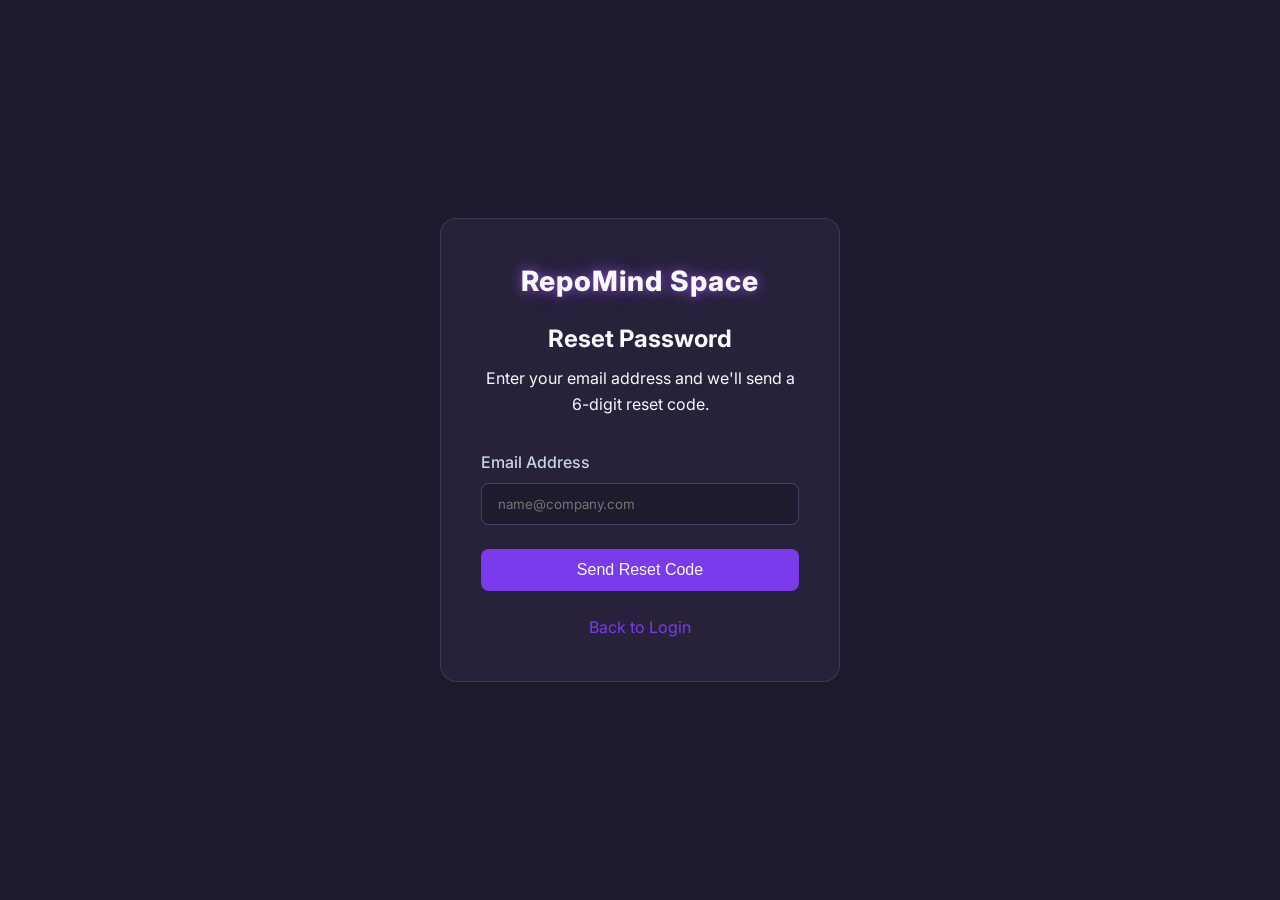
<file: pages/forgot-password.html>
<!DOCTYPE html>
<html lang="en">
<head>
    <meta charset="UTF-8">
    <meta name="viewport" content="width=device-width, initial-scale=1.0">
    <title>Forgot Password - RepoMind Space</title>
    <link href="https://fonts.googleapis.com/css2?family=Inter:wght@400;500;600;700&display=swap" rel="stylesheet">
    <link rel="stylesheet" href="../css/style.css">
</head>
<body style="background-color: var(--bg-dark); display: flex; align-items: center; justify-content: center; min-height: 100vh;">
    <div class="card glass-panel" style="max-width: 400px; width: 100%; padding: 2.5rem;">
        <div style="text-align: center; margin-bottom: 2rem;">
            <div class="auth-brand" style="margin-bottom: 1rem;">RepoMind Space</div>
            <h2 style="font-size: 1.5rem; margin-bottom: 0.5rem;">Reset Password</h2>
            <p class="text-muted" id="instructionText">Enter your email address and we'll send a 6-digit reset code.</p>
        </div>
        
        <div id="emailSection">
            <div class="form-group">
                <label class="form-label">Email Address</label>
                <input type="email" id="emailInput" class="form-control" required placeholder="name@company.com">
            </div>
            <div id="emailError" style="color: #ef4444; font-size: 0.875rem; margin-bottom: 1rem; display: none;"></div>
            <button id="sendLinkBtn" class="btn btn-primary" style="width: 100%;">Send Reset Code</button>
        </div>

        <div id="resetSection" style="display: none;">
            <div class="form-group">
                <label class="form-label">6-Digit Reset Code</label>
                <input type="text" id="otpInput" class="form-control" required placeholder="123456" maxlength="6">
            </div>
            <div class="form-group">
                <label class="form-label">New Password</label>
                <input type="password" id="newPassInput" class="form-control" required>
            </div>
            <div class="form-group">
                <label class="form-label">Confirm New Password</label>
                <input type="password" id="confirmPassInput" class="form-control" required>
            </div>
            <div id="resetError" style="color: #ef4444; font-size: 0.875rem; margin-bottom: 1rem; display: none;"></div>
            <button id="resetBtn" class="btn btn-primary" style="width: 100%;">Update Password</button>
            <p style="text-align: center; margin-top: 1rem; font-size: 0.875rem; color: var(--text-muted);">Didn't receive the code? <a href="#" id="resendBtn" style="color: #a855f7;">Resend</a></p>
        </div>

        <div style="text-align: center; margin-top: 1.5rem;">
            <a href="login.html" class="auth-link">Back to Login</a>
        </div>
    </div>

    <script src="../js/config.js"></script>
    <script>
        let requestEmail = null;

        document.getElementById('sendLinkBtn').addEventListener('click', async () => {
            const email = document.getElementById('emailInput').value;
            const btn = document.getElementById('sendLinkBtn');
            const errorDiv = document.getElementById('emailError');
            errorDiv.style.display = 'none';

            if (!email) {
                errorDiv.innerText = 'Please enter your email.';
                errorDiv.style.display = 'block';
                return;
            }

            btn.innerText = 'Sending...';
            btn.disabled = true;

            try {
                const res = await fetch(`${API_BASE}/api/auth/forgot-password`, {
                    method: 'POST',
                    headers: { 'Content-Type': 'application/json' },
                    body: JSON.stringify({ email })
                });
                const data = await res.json();
                
                if (res.ok) {
                    requestEmail = email;
                    document.getElementById('emailSection').style.display = 'none';
                    document.getElementById('resetSection').style.display = 'block';
                    document.getElementById('instructionText').innerText = `A 6-digit code has been sent to ${email}. Enter it below along with your new password.`;
                } else {
                    throw new Error(data.error || 'Failed to send reset link');
                }
            } catch (err) {
                errorDiv.innerText = err.message;
                errorDiv.style.display = 'block';
            } finally {
                btn.innerText = 'Send Reset Code';
                btn.disabled = false;
            }
        });

        document.getElementById('resetBtn').addEventListener('click', async () => {
            const otp = document.getElementById('otpInput').value;
            const newPass = document.getElementById('newPassInput').value;
            const confirmPass = document.getElementById('confirmPassInput').value;
            const btn = document.getElementById('resetBtn');
            const errorDiv = document.getElementById('resetError');
            errorDiv.style.display = 'none';

            if (!otp || !newPass || !confirmPass) {
                errorDiv.innerText = 'Please fill out all fields.';
                errorDiv.style.display = 'block';
                return;
            }

            if (newPass !== confirmPass) {
                errorDiv.innerText = 'Passwords do not match.';
                errorDiv.style.display = 'block';
                return;
            }

            btn.innerText = 'Updating...';
            btn.disabled = true;

            try {
                const res = await fetch(`${API_BASE}/api/auth/reset-password`, {
                    method: 'POST',
                    headers: { 'Content-Type': 'application/json' },
                    body: JSON.stringify({ email: requestEmail, otp: otp, new_password: newPass })
                });
                const data = await res.json();
                
                if (res.ok) {
                    alert('Password reset successfully! Please log in.');
                    window.location.href = 'login.html';
                } else {
                    throw new Error(data.error || 'Failed to reset password');
                }
            } catch (err) {
                errorDiv.innerText = err.message;
                errorDiv.style.display = 'block';
            } finally {
                btn.innerText = 'Update Password';
                btn.disabled = false;
            }
        });

        // Resend OTP
        document.getElementById('resendBtn').addEventListener('click', async (e) => {
            e.preventDefault();
            if (!requestEmail) return;
            const resendBtn = document.getElementById('resendBtn');
            resendBtn.textContent = 'Sending...';
            await fetch(`${API_BASE}/api/auth/forgot-password`, {
                method: 'POST',
                headers: { 'Content-Type': 'application/json' },
                body: JSON.stringify({ email: requestEmail })
            });
            resendBtn.textContent = 'Sent!';
            setTimeout(() => { resendBtn.textContent = 'Resend'; }, 3000);
        });
    </script>
</body>
</html>
</file>
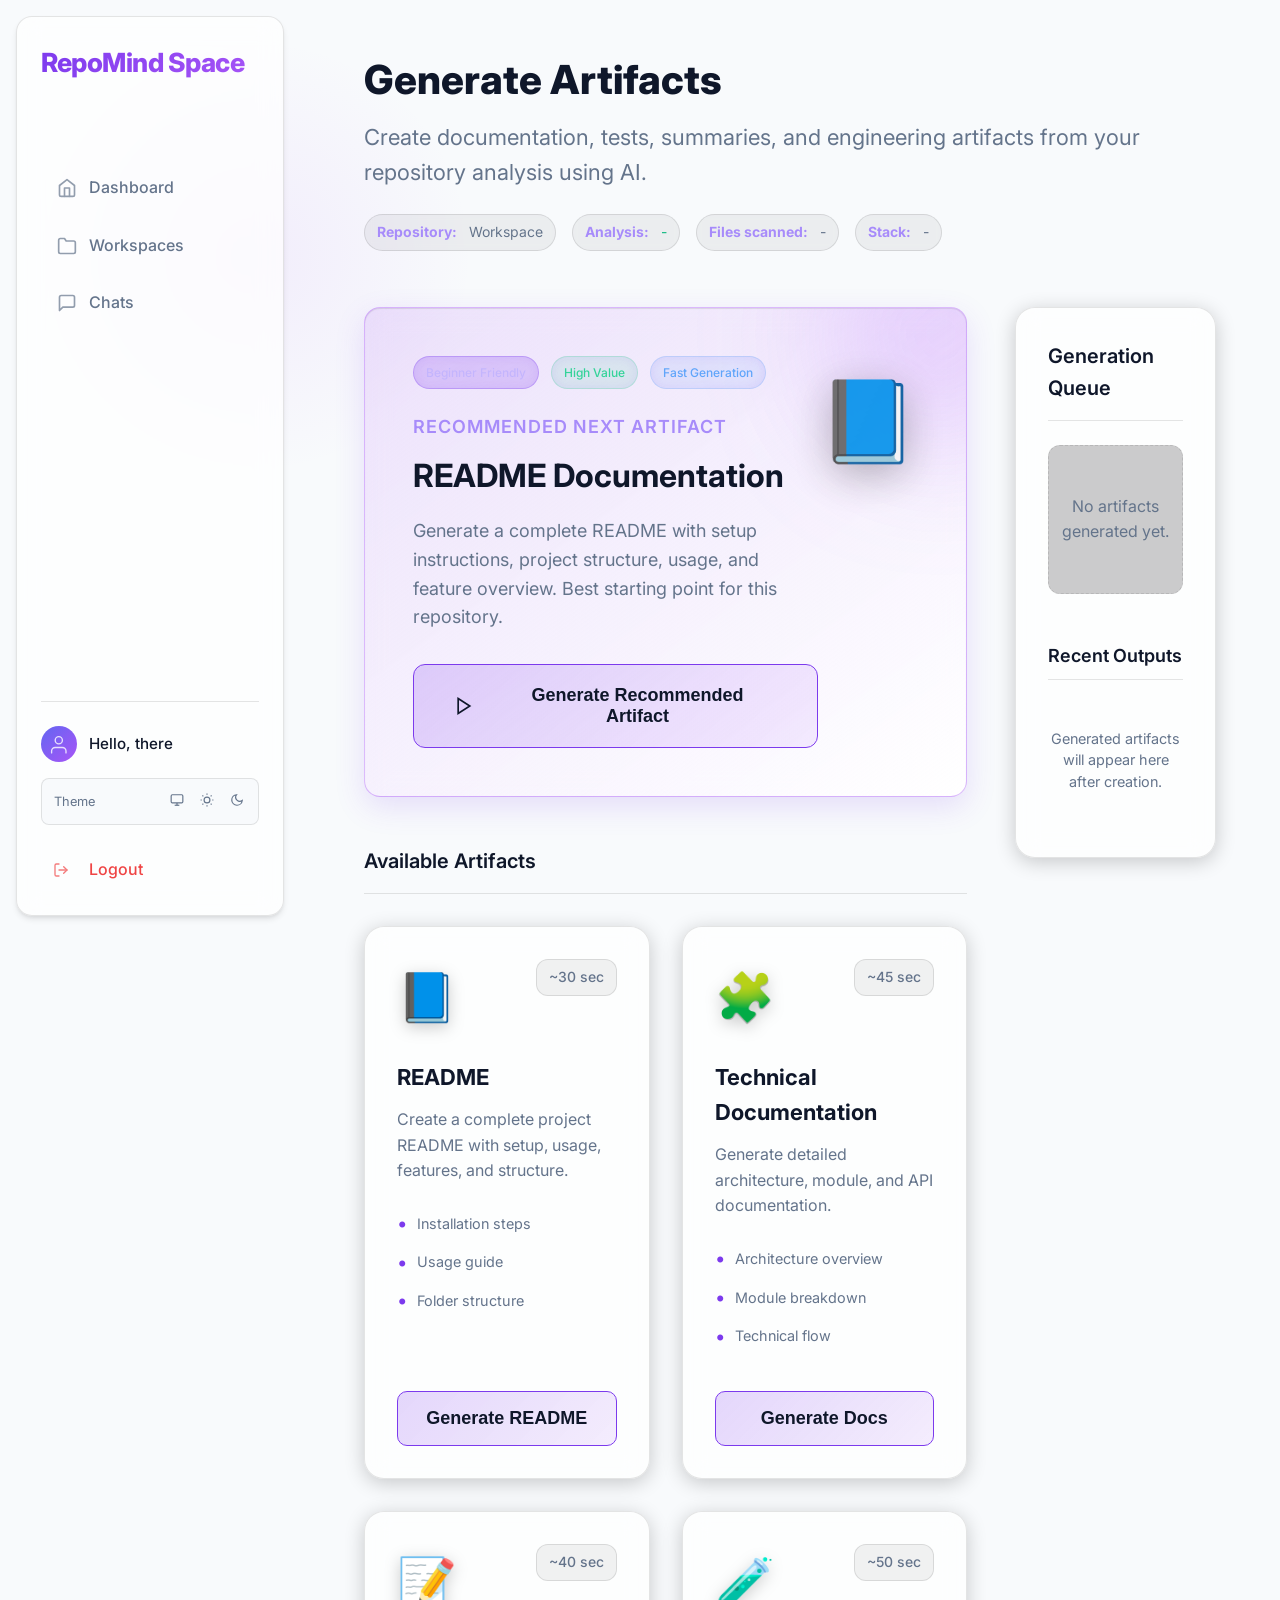
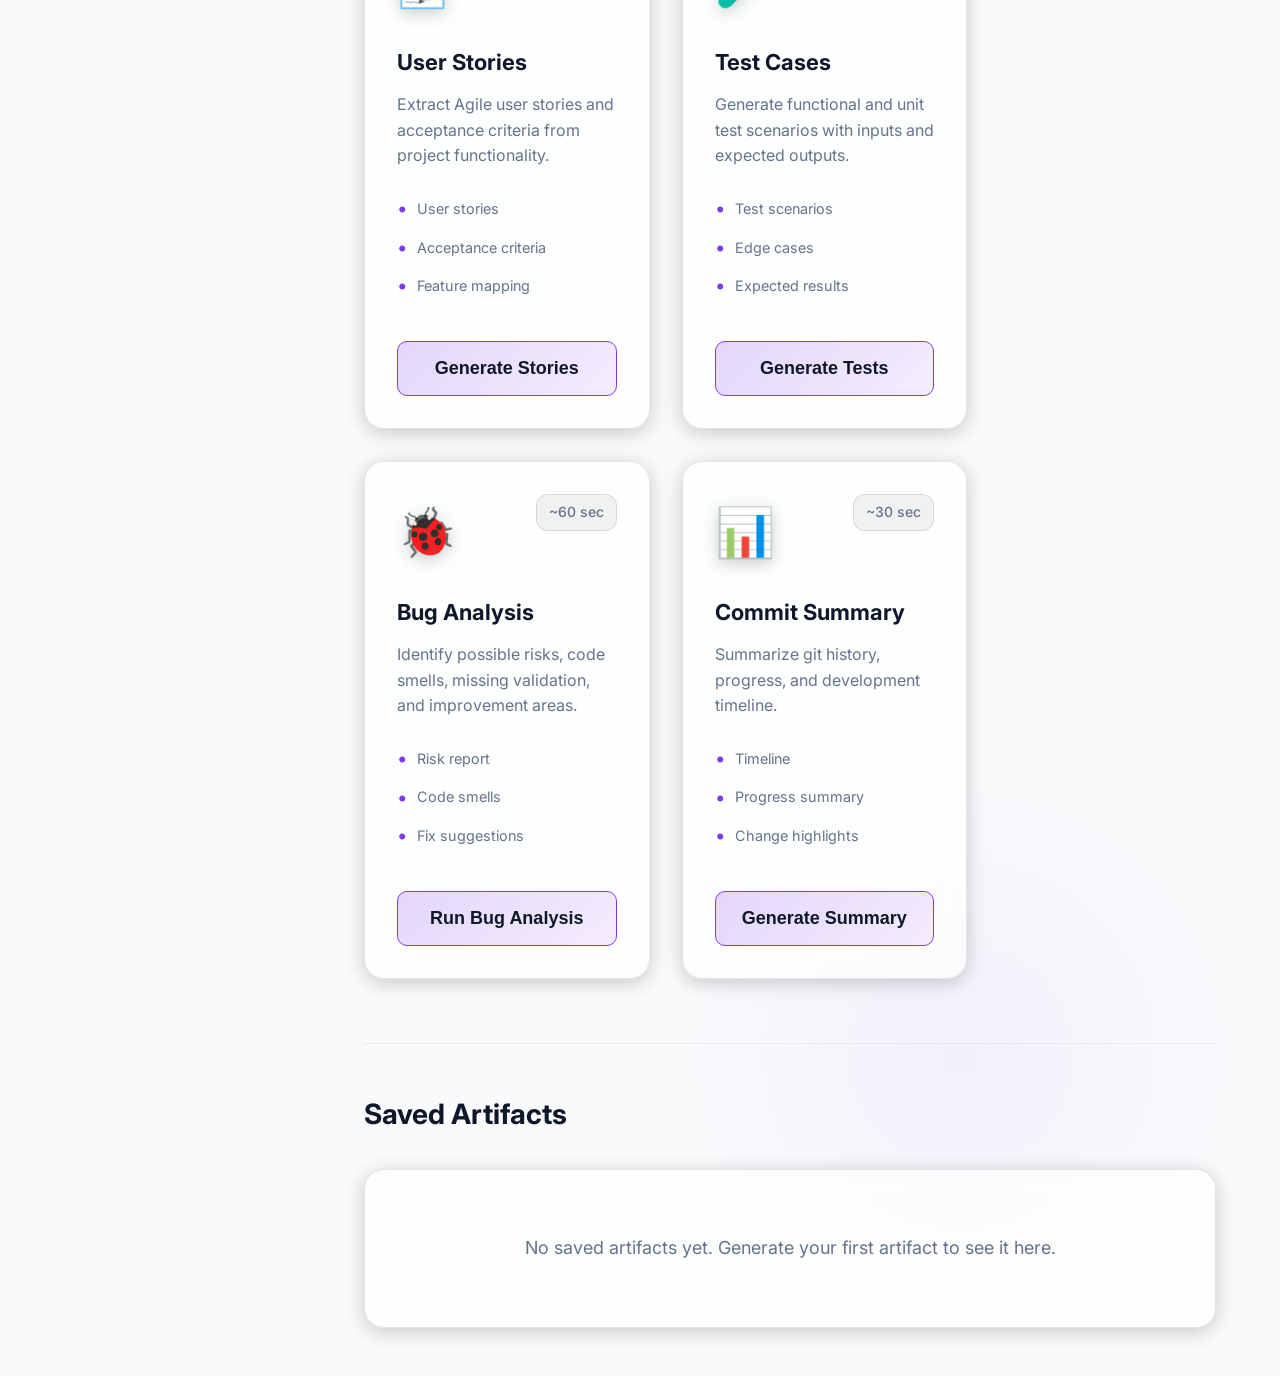
<file: pages/generate-artifact.html>
<!DOCTYPE html>
<html lang="en">

<head>
    <meta charset="UTF-8">
    <meta name="viewport" content="width=device-width, initial-scale=1.0">
    <title>Generate Artifacts - RepoMind Space</title>
    <link href="https://fonts.googleapis.com/css2?family=Inter:wght@400;500;600;700&display=swap" rel="stylesheet">
    <link rel="stylesheet" href="../css/style.css">
    <script src="../js/config.js"></script>
    <script src="../js/theme.js"></script>
</head>

<body>
    <div class="app-layout">
        <!-- Sidebar -->
        <aside class="sidebar glass-panel"
            style="margin: 1rem; padding: 1.5rem; display: flex; flex-direction: column;">
            <div class="mb-5">
                <a href="dashboard.html" class="navbar-brand" style="display: block;">RepoMind Space</a>
            </div>
            <nav class="sidebar-nav">
                <a href="dashboard.html" class="sidebar-link">
                    <svg viewBox="0 0 24 24" fill="none" stroke="currentColor" stroke-width="2" stroke-linecap="round" stroke-linejoin="round">
                        <path d="M3 9l9-7 9 7v11a2 2 0 0 1-2 2H5a2 2 0 0 1-2-2z"></path>
                        <polyline points="9 22 9 12 15 12 15 22"></polyline>
                    </svg>
                    Dashboard
                </a>
                <a href="workspaces.html" class="sidebar-link">
                    <svg viewBox="0 0 24 24" fill="none" stroke="currentColor" stroke-width="2" stroke-linecap="round" stroke-linejoin="round">
                        <path d="M22 19a2 2 0 0 1-2 2H4a2 2 0 0 1-2-2V5a2 2 0 0 1 2-2h5l2 3h9a2 2 0 0 1 2 2z"></path>
                    </svg>
                    Workspaces
                </a>
                <a href="repository-chat.html" class="sidebar-link">
                    <svg viewBox="0 0 24 24" fill="none" stroke="currentColor" stroke-width="2" stroke-linecap="round" stroke-linejoin="round">
                        <path d="M21 15a2 2 0 0 1-2 2H7l-4 4V5a2 2 0 0 1 2-2h14a2 2 0 0 1 2 2z"></path>
                    </svg>
                    Chats
                </a>
            </nav>
            <!-- User Profile Area (Unified) -->
            <div style="margin-top: auto; padding-top: 1.5rem; border-top: 1px solid var(--glass-border); display: flex; flex-direction: column; gap: 1rem;">
                <a href="profile.html" style="display: flex; align-items: center; gap: 0.75rem; text-decoration: none; color: var(--text-main);">
                    <div id="sidebar-avatar" style="width: 36px; height: 36px; border-radius: 50%; background: linear-gradient(135deg, #6366f1, #a855f7); display: flex; align-items: center; justify-content: center; color: white; font-weight: 600; font-size: 0.9rem; overflow: hidden; flex-shrink: 0;"><svg xmlns="http://www.w3.org/2000/svg" viewBox="0 0 24 24" fill="none" stroke="currentColor" stroke-width="1.5" stroke-linecap="round" stroke-linejoin="round" style="width:60%;height:60%;color:rgba(255,255,255,0.8);"><path d="M20 21v-2a4 4 0 0 0-4-4H8a4 4 0 0 0-4 4v2"/><circle cx="12" cy="7" r="4"/></svg></div>
                    <div id="sidebar-greeting" style="font-size: 0.95rem; font-weight: 500;">Hello, there</div>
                </a>
                
                <!-- Theme Switcher Pop-out -->
                <div class="theme-switcher-container" style="background: var(--bg-dark); border: 1px solid var(--glass-border); border-radius: 8px; padding: 0.5rem; display: flex; justify-content: space-between; align-items: center;">
                    <span style="font-size: 0.8rem; color: var(--text-muted); padding-left: 0.25rem;">Theme</span>
                    <div style="display: flex; gap: 0.25rem;">
                        <button onclick="setThemeMode('system')" title="System Theme" class="theme-btn" data-theme-btn="system" style="background: transparent; border: none; color: var(--text-muted); cursor: pointer; padding: 6px; border-radius: 6px;"><svg viewBox="0 0 24 24" fill="none" stroke="currentColor" stroke-width="2" style="width: 14px; height: 14px;"><rect x="2" y="3" width="20" height="14" rx="2" ry="2"></rect><line x1="8" y1="21" x2="16" y2="21"></line><line x1="12" y1="17" x2="12" y2="21"></line></svg></button>
                        <button onclick="setThemeMode('light')" title="Light Theme" class="theme-btn" data-theme-btn="light" style="background: transparent; border: none; color: var(--text-muted); cursor: pointer; padding: 6px; border-radius: 6px;"><svg viewBox="0 0 24 24" fill="none" stroke="currentColor" stroke-width="2" style="width: 14px; height: 14px;"><circle cx="12" cy="12" r="5"></circle><line x1="12" y1="1" x2="12" y2="3"></line><line x1="12" y1="21" x2="12" y2="23"></line><line x1="4.22" y1="4.22" x2="5.64" y2="5.64"></line><line x1="18.36" y1="18.36" x2="19.78" y2="19.78"></line><line x1="1" y1="12" x2="3" y2="12"></line><line x1="21" y1="12" x2="23" y2="12"></line><line x1="4.22" y1="19.78" x2="5.64" y2="18.36"></line><line x1="18.36" y1="5.64" x2="19.78" y2="4.22"></line></svg></button>
                        <button onclick="setThemeMode('dark')" title="Dark Theme" class="theme-btn" data-theme-btn="dark" style="background: transparent; border: none; color: var(--text-muted); cursor: pointer; padding: 6px; border-radius: 6px;"><svg viewBox="0 0 24 24" fill="none" stroke="currentColor" stroke-width="2" style="width: 14px; height: 14px;"><path d="M21 12.79A9 9 0 1 1 11.21 3 7 7 0 0 0 21 12.79z"></path></svg></button>
                    </div>
                </div>

                <a href="#" class="sidebar-link" id="logoutBtn" style="color: #ef4444; margin-top: 0.5rem; padding: 0.5rem 0.75rem;">
                    <svg viewBox="0 0 24 24" fill="none" stroke="currentColor" stroke-width="2" stroke-linecap="round" stroke-linejoin="round" style="width: 1rem; height: 1rem; margin-right: 0.5rem;"><path d="M9 21H5a2 2 0 0 1-2-2V5a2 2 0 0 1 2-2h4"></path><polyline points="16 17 21 12 16 7"></polyline><line x1="21" y1="12" x2="9" y2="12"></line></svg>
                    Logout
                </a>
            </div>
        </aside>

        <!-- Main Content -->
        <main class="main-content" style="padding: 3rem 4rem;">
            <div style="max-width: 1400px; margin: 0 auto;">
                <!-- TOP HEADER -->
                <header style="margin-bottom: 3.5rem;">
                    <h1 class="analysis-header-title">Generate Artifacts</h1>
                    <p class="analysis-body-text" style="font-size: 22px;">Create documentation, tests, summaries, and
                        engineering artifacts from your repository analysis using AI.</p>

                    <div class="meta-badges" style="margin-top: 1.5rem;">
                        <div class="meta-badge" style="font-size: 14px; padding: 6px 12px;">
                            <span style="font-weight: 700; color: #a78bfa; margin-right: 4px;">Repository:</span> <span
                                id="metaRepoName">-</span>
                        </div>
                        <div class="meta-badge" style="font-size: 14px; padding: 6px 12px;">
                            <span style="font-weight: 700; color: #a78bfa; margin-right: 4px;">Analysis:</span> <span
                                style="color: var(--success);" id="metaAnalysisStatus">-</span>
                        </div>
                        <div class="meta-badge" style="font-size: 14px; padding: 6px 12px;">
                            <span style="font-weight: 700; color: #a78bfa; margin-right: 4px;">Files scanned:</span>
                            <span id="metaFilesScanned">-</span>
                        </div>
                        <div class="meta-badge" style="font-size: 14px; padding: 6px 12px;">
                            <span style="font-weight: 700; color: #a78bfa; margin-right: 4px;">Stack:</span> <span
                                id="metaTechStack">-</span>
                        </div>
                    </div>
                </header>

                <div style="display: grid; grid-template-columns: 3fr 1fr; gap: 3rem;">
                    <!-- LEFT COLUMN (75%) -->
                    <div>
                        <!-- RECOMMENDED ARTIFACT -->
                        <div class="analysis-card"
                            style="background: linear-gradient(145deg, rgba(168, 85, 247, 0.15) 0%, var(--bg-card) 100%); border: 1px solid rgba(168, 85, 247, 0.4); box-shadow: 0 10px 30px rgba(124, 58, 237, 0.15), inset 0 1px 1px var(--alpha-10); margin-bottom: 3rem; position: relative; overflow: hidden; padding: 3rem;">
                            <div
                                style="position: absolute; top: -100px; right: -100px; width: 250px; height: 250px; background: rgba(168, 85, 247, 0.2); filter: blur(60px); border-radius: 50%;">
                            </div>
                            <div
                                style="display: flex; justify-content: space-between; align-items: flex-start; position: relative; z-index: 1;">
                                <div>
                                    <div style="display: flex; gap: 0.75rem; margin-bottom: 1.5rem;">
                                        <span class="tech-pill"
                                            style="font-size: 0.75rem; padding: 6px 12px; background: rgba(124, 58, 237, 0.2); color: #c4b5fd; border: 1px solid rgba(124, 58, 237, 0.3);">Beginner
                                            Friendly</span>
                                        <span class="tech-pill"
                                            style="font-size: 0.75rem; padding: 6px 12px; background: rgba(16, 185, 129, 0.1); color: #34d399; border: 1px solid rgba(16, 185, 129, 0.2);">High
                                            Value</span>
                                        <span class="tech-pill"
                                            style="font-size: 0.75rem; padding: 6px 12px; background: rgba(59, 130, 246, 0.1); color: #60a5fa; border: 1px solid rgba(59, 130, 246, 0.2);">Fast
                                            Generation</span>
                                    </div>
                                    <h2
                                        style="font-size: 1.125rem; font-weight: 600; color: #a78bfa; margin-bottom: 0.5rem; text-transform: uppercase; letter-spacing: 1px;">
                                        Recommended Next Artifact</h2>
                                    <h3 id="recTitle" style="font-size: 2rem; font-weight: 700; color: var(--text-main); margin-bottom: 1rem;">
                                        README Documentation</h3>
                                    <p id="recDesc"
                                        style="color: var(--text-muted); font-size: 1.125rem; margin-bottom: 2rem; max-width: 600px; line-height: 1.6;">
                                        Generate a complete README with setup instructions, project structure, usage,
                                        and feature overview. Best starting point for this repository.
                                    </p>
                                    <button id="recBtn" class="action-btn-large primary" onclick="generate('README', this)"
                                        style="font-size: 1.125rem; padding: 1.25rem 2.5rem; border-radius: 12px; font-weight: 600;">
                                        <svg width="20" height="20" viewBox="0 0 24 24" fill="none"
                                            stroke="currentColor" stroke-width="2" style="margin-right: 8px;">
                                            <polygon points="5 3 19 12 5 21 5 3"></polygon>
                                        </svg>
                                        <span>Generate Recommended Artifact</span>
                                    </button>
                                </div>
                                <div id="recIcon"
                                    style="font-size: 5rem; opacity: 0.9; filter: drop-shadow(0 10px 20px rgba(0,0,0,0.3));">
                                    📘</div>
                            </div>
                        </div>

                        <!-- ARTIFACTS SECTION HEADER -->
                        <div
                            style="margin-bottom: 2rem; border-bottom: 1px solid var(--alpha-10); padding-bottom: 1rem;">
                            <h3 style="font-size: 1.25rem; font-weight: 600; color: var(--text-main);">Available Artifacts</h3>
                        </div>

                        <!-- ARTIFACT GRID -->
                        <div style="display: grid; grid-template-columns: repeat(2, 1fr); gap: 2rem;">

                            <!-- 1. README -->
                            <div style="background: var(--glass-bg); backdrop-filter: blur(12px); display: flex; flex-direction: column; padding: 2rem; border-radius: 20px; border: 1px solid var(--alpha-10); transition: all 0.3s ease; box-shadow: 0 4px 20px rgba(0,0,0,0.2);"
                                onmouseover="this.style.borderColor='rgba(168, 85, 247, 0.4)'; this.style.transform='translateY(-6px)'; this.style.boxShadow='0 12px 30px rgba(124, 58, 237, 0.15)'"
                                onmouseout="this.style.borderColor='var(--alpha-10)'; this.style.transform='translateY(0)'; this.style.boxShadow='0 4px 20px rgba(0,0,0,0.2)'">
                                <div
                                    style="display: flex; justify-content: space-between; align-items: flex-start; margin-bottom: 1.5rem;">
                                    <div style="font-size: 3rem; filter: drop-shadow(0 4px 8px rgba(0,0,0,0.2));">📘
                                    </div>
                                    <div
                                        style="background: var(--alpha-5); padding: 6px 12px; border-radius: 12px; font-size: 0.875rem; font-weight: 500; color: var(--text-muted); border: 1px solid var(--alpha-10);">
                                        ~30 sec</div>
                                </div>
                                <h3
                                    style="font-size: 1.375rem; font-weight: 700; color: var(--text-main); margin-bottom: 0.75rem;">
                                    README</h3>
                                <p
                                    style="color: var(--text-muted); font-size: 1rem; margin-bottom: 1.5rem; line-height: 1.6;">
                                    Create a complete project README with setup, usage, features, and structure.</p>
                                <ul style="list-style: none; padding: 0; margin: 0 0 2rem 0; flex-grow: 1;">
                                    <li
                                        style="color: var(--text-muted); font-size: 0.9rem; margin-bottom: 0.5rem; display: flex; align-items: center;">
                                        <span
                                            style="color: var(--primary-color); margin-right: 10px; font-size: 1.2rem;">•</span>
                                        Installation steps</li>
                                    <li
                                        style="color: var(--text-muted); font-size: 0.9rem; margin-bottom: 0.5rem; display: flex; align-items: center;">
                                        <span
                                            style="color: var(--primary-color); margin-right: 10px; font-size: 1.2rem;">•</span>
                                        Usage guide</li>
                                    <li
                                        style="color: var(--text-muted); font-size: 0.9rem; margin-bottom: 0.5rem; display: flex; align-items: center;">
                                        <span
                                            style="color: var(--primary-color); margin-right: 10px; font-size: 1.2rem;">•</span>
                                        Folder structure</li>
                                </ul>
                                <button class="action-btn-large primary" onclick="generate('README', this)"
                                    style="width: 100%; justify-content: center; font-size: 1.125rem; padding: 1rem; border-radius: 10px;"><span>Generate
                                        README</span></button>
                            </div>

                            <!-- 2. Technical Documentation -->
                            <div style="background: var(--glass-bg); backdrop-filter: blur(12px); display: flex; flex-direction: column; padding: 2rem; border-radius: 20px; border: 1px solid var(--alpha-10); transition: all 0.3s ease; box-shadow: 0 4px 20px rgba(0,0,0,0.2);"
                                onmouseover="this.style.borderColor='rgba(168, 85, 247, 0.4)'; this.style.transform='translateY(-6px)'; this.style.boxShadow='0 12px 30px rgba(124, 58, 237, 0.15)'"
                                onmouseout="this.style.borderColor='var(--alpha-10)'; this.style.transform='translateY(0)'; this.style.boxShadow='0 4px 20px rgba(0,0,0,0.2)'">
                                <div
                                    style="display: flex; justify-content: space-between; align-items: flex-start; margin-bottom: 1.5rem;">
                                    <div style="font-size: 3rem; filter: drop-shadow(0 4px 8px rgba(0,0,0,0.2));">🧩
                                    </div>
                                    <div
                                        style="background: var(--alpha-5); padding: 6px 12px; border-radius: 12px; font-size: 0.875rem; font-weight: 500; color: var(--text-muted); border: 1px solid var(--alpha-10);">
                                        ~45 sec</div>
                                </div>
                                <h3
                                    style="font-size: 1.375rem; font-weight: 700; color: var(--text-main); margin-bottom: 0.75rem;">
                                    Technical Documentation</h3>
                                <p
                                    style="color: var(--text-muted); font-size: 1rem; margin-bottom: 1.5rem; line-height: 1.6;">
                                    Generate detailed architecture, module, and API documentation.</p>
                                <ul style="list-style: none; padding: 0; margin: 0 0 2rem 0; flex-grow: 1;">
                                    <li
                                        style="color: var(--text-muted); font-size: 0.9rem; margin-bottom: 0.5rem; display: flex; align-items: center;">
                                        <span
                                            style="color: var(--primary-color); margin-right: 10px; font-size: 1.2rem;">•</span>
                                        Architecture overview</li>
                                    <li
                                        style="color: var(--text-muted); font-size: 0.9rem; margin-bottom: 0.5rem; display: flex; align-items: center;">
                                        <span
                                            style="color: var(--primary-color); margin-right: 10px; font-size: 1.2rem;">•</span>
                                        Module breakdown</li>
                                    <li
                                        style="color: var(--text-muted); font-size: 0.9rem; margin-bottom: 0.5rem; display: flex; align-items: center;">
                                        <span
                                            style="color: var(--primary-color); margin-right: 10px; font-size: 1.2rem;">•</span>
                                        Technical flow</li>
                                </ul>
                                <button class="action-btn-large primary" onclick="generate('Documentation', this)"
                                    style="width: 100%; justify-content: center; font-size: 1.125rem; padding: 1rem; border-radius: 10px;"><span>Generate
                                        Docs</span></button>
                            </div>

                            <!-- 3. User Stories -->
                            <div style="background: var(--glass-bg); backdrop-filter: blur(12px); display: flex; flex-direction: column; padding: 2rem; border-radius: 20px; border: 1px solid var(--alpha-10); transition: all 0.3s ease; box-shadow: 0 4px 20px rgba(0,0,0,0.2);"
                                onmouseover="this.style.borderColor='rgba(168, 85, 247, 0.4)'; this.style.transform='translateY(-6px)'; this.style.boxShadow='0 12px 30px rgba(124, 58, 237, 0.15)'"
                                onmouseout="this.style.borderColor='var(--alpha-10)'; this.style.transform='translateY(0)'; this.style.boxShadow='0 4px 20px rgba(0,0,0,0.2)'">
                                <div
                                    style="display: flex; justify-content: space-between; align-items: flex-start; margin-bottom: 1.5rem;">
                                    <div style="font-size: 3rem; filter: drop-shadow(0 4px 8px rgba(0,0,0,0.2));">📝
                                    </div>
                                    <div
                                        style="background: var(--alpha-5); padding: 6px 12px; border-radius: 12px; font-size: 0.875rem; font-weight: 500; color: var(--text-muted); border: 1px solid var(--alpha-10);">
                                        ~40 sec</div>
                                </div>
                                <h3
                                    style="font-size: 1.375rem; font-weight: 700; color: var(--text-main); margin-bottom: 0.75rem;">
                                    User Stories</h3>
                                <p
                                    style="color: var(--text-muted); font-size: 1rem; margin-bottom: 1.5rem; line-height: 1.6;">
                                    Extract Agile user stories and acceptance criteria from project functionality.</p>
                                <ul style="list-style: none; padding: 0; margin: 0 0 2rem 0; flex-grow: 1;">
                                    <li
                                        style="color: var(--text-muted); font-size: 0.9rem; margin-bottom: 0.5rem; display: flex; align-items: center;">
                                        <span
                                            style="color: var(--primary-color); margin-right: 10px; font-size: 1.2rem;">•</span>
                                        User stories</li>
                                    <li
                                        style="color: var(--text-muted); font-size: 0.9rem; margin-bottom: 0.5rem; display: flex; align-items: center;">
                                        <span
                                            style="color: var(--primary-color); margin-right: 10px; font-size: 1.2rem;">•</span>
                                        Acceptance criteria</li>
                                    <li
                                        style="color: var(--text-muted); font-size: 0.9rem; margin-bottom: 0.5rem; display: flex; align-items: center;">
                                        <span
                                            style="color: var(--primary-color); margin-right: 10px; font-size: 1.2rem;">•</span>
                                        Feature mapping</li>
                                </ul>
                                <button class="action-btn-large primary" onclick="generate('UserStories', this)"
                                    style="width: 100%; justify-content: center; font-size: 1.125rem; padding: 1rem; border-radius: 10px;"><span>Generate
                                        Stories</span></button>
                            </div>

                            <!-- 4. Test Cases -->
                            <div style="background: var(--glass-bg); backdrop-filter: blur(12px); display: flex; flex-direction: column; padding: 2rem; border-radius: 20px; border: 1px solid var(--alpha-10); transition: all 0.3s ease; box-shadow: 0 4px 20px rgba(0,0,0,0.2);"
                                onmouseover="this.style.borderColor='rgba(168, 85, 247, 0.4)'; this.style.transform='translateY(-6px)'; this.style.boxShadow='0 12px 30px rgba(124, 58, 237, 0.15)'"
                                onmouseout="this.style.borderColor='var(--alpha-10)'; this.style.transform='translateY(0)'; this.style.boxShadow='0 4px 20px rgba(0,0,0,0.2)'">
                                <div
                                    style="display: flex; justify-content: space-between; align-items: flex-start; margin-bottom: 1.5rem;">
                                    <div style="font-size: 3rem; filter: drop-shadow(0 4px 8px rgba(0,0,0,0.2));">🧪
                                    </div>
                                    <div
                                        style="background: var(--alpha-5); padding: 6px 12px; border-radius: 12px; font-size: 0.875rem; font-weight: 500; color: var(--text-muted); border: 1px solid var(--alpha-10);">
                                        ~50 sec</div>
                                </div>
                                <h3
                                    style="font-size: 1.375rem; font-weight: 700; color: var(--text-main); margin-bottom: 0.75rem;">
                                    Test Cases</h3>
                                <p
                                    style="color: var(--text-muted); font-size: 1rem; margin-bottom: 1.5rem; line-height: 1.6;">
                                    Generate functional and unit test scenarios with inputs and expected outputs.</p>
                                <ul style="list-style: none; padding: 0; margin: 0 0 2rem 0; flex-grow: 1;">
                                    <li
                                        style="color: var(--text-muted); font-size: 0.9rem; margin-bottom: 0.5rem; display: flex; align-items: center;">
                                        <span
                                            style="color: var(--primary-color); margin-right: 10px; font-size: 1.2rem;">•</span>
                                        Test scenarios</li>
                                    <li
                                        style="color: var(--text-muted); font-size: 0.9rem; margin-bottom: 0.5rem; display: flex; align-items: center;">
                                        <span
                                            style="color: var(--primary-color); margin-right: 10px; font-size: 1.2rem;">•</span>
                                        Edge cases</li>
                                    <li
                                        style="color: var(--text-muted); font-size: 0.9rem; margin-bottom: 0.5rem; display: flex; align-items: center;">
                                        <span
                                            style="color: var(--primary-color); margin-right: 10px; font-size: 1.2rem;">•</span>
                                        Expected results</li>
                                </ul>
                                <button class="action-btn-large primary" onclick="generate('TestCases', this)"
                                    style="width: 100%; justify-content: center; font-size: 1.125rem; padding: 1rem; border-radius: 10px;"><span>Generate
                                        Tests</span></button>
                            </div>

                            <!-- 5. Bug Analysis -->
                            <div style="background: var(--glass-bg); backdrop-filter: blur(12px); display: flex; flex-direction: column; padding: 2rem; border-radius: 20px; border: 1px solid var(--alpha-10); transition: all 0.3s ease; box-shadow: 0 4px 20px rgba(0,0,0,0.2);"
                                onmouseover="this.style.borderColor='rgba(168, 85, 247, 0.4)'; this.style.transform='translateY(-6px)'; this.style.boxShadow='0 12px 30px rgba(124, 58, 237, 0.15)'"
                                onmouseout="this.style.borderColor='var(--alpha-10)'; this.style.transform='translateY(0)'; this.style.boxShadow='0 4px 20px rgba(0,0,0,0.2)'">
                                <div
                                    style="display: flex; justify-content: space-between; align-items: flex-start; margin-bottom: 1.5rem;">
                                    <div style="font-size: 3rem; filter: drop-shadow(0 4px 8px rgba(0,0,0,0.2));">🐞
                                    </div>
                                    <div
                                        style="background: var(--alpha-5); padding: 6px 12px; border-radius: 12px; font-size: 0.875rem; font-weight: 500; color: var(--text-muted); border: 1px solid var(--alpha-10);">
                                        ~60 sec</div>
                                </div>
                                <h3
                                    style="font-size: 1.375rem; font-weight: 700; color: var(--text-main); margin-bottom: 0.75rem;">
                                    Bug Analysis</h3>
                                <p
                                    style="color: var(--text-muted); font-size: 1rem; margin-bottom: 1.5rem; line-height: 1.6;">
                                    Identify possible risks, code smells, missing validation, and improvement areas.</p>
                                <ul style="list-style: none; padding: 0; margin: 0 0 2rem 0; flex-grow: 1;">
                                    <li
                                        style="color: var(--text-muted); font-size: 0.9rem; margin-bottom: 0.5rem; display: flex; align-items: center;">
                                        <span
                                            style="color: var(--primary-color); margin-right: 10px; font-size: 1.2rem;">•</span>
                                        Risk report</li>
                                    <li
                                        style="color: var(--text-muted); font-size: 0.9rem; margin-bottom: 0.5rem; display: flex; align-items: center;">
                                        <span
                                            style="color: var(--primary-color); margin-right: 10px; font-size: 1.2rem;">•</span>
                                        Code smells</li>
                                    <li
                                        style="color: var(--text-muted); font-size: 0.9rem; margin-bottom: 0.5rem; display: flex; align-items: center;">
                                        <span
                                            style="color: var(--primary-color); margin-right: 10px; font-size: 1.2rem;">•</span>
                                        Fix suggestions</li>
                                </ul>
                                <button class="action-btn-large primary" onclick="generate('BugAnalysis', this)"
                                    style="width: 100%; justify-content: center; font-size: 1.125rem; padding: 1rem; border-radius: 10px;"><span>Run
                                        Bug Analysis</span></button>
                            </div>

                            <!-- 6. Commit Summary -->
                            <div style="background: var(--glass-bg); backdrop-filter: blur(12px); display: flex; flex-direction: column; padding: 2rem; border-radius: 20px; border: 1px solid var(--alpha-10); transition: all 0.3s ease; box-shadow: 0 4px 20px rgba(0,0,0,0.2);"
                                onmouseover="this.style.borderColor='rgba(168, 85, 247, 0.4)'; this.style.transform='translateY(-6px)'; this.style.boxShadow='0 12px 30px rgba(124, 58, 237, 0.15)'"
                                onmouseout="this.style.borderColor='var(--alpha-10)'; this.style.transform='translateY(0)'; this.style.boxShadow='0 4px 20px rgba(0,0,0,0.2)'">
                                <div
                                    style="display: flex; justify-content: space-between; align-items: flex-start; margin-bottom: 1.5rem;">
                                    <div style="font-size: 3rem; filter: drop-shadow(0 4px 8px rgba(0,0,0,0.2));">📊
                                    </div>
                                    <div
                                        style="background: var(--alpha-5); padding: 6px 12px; border-radius: 12px; font-size: 0.875rem; font-weight: 500; color: var(--text-muted); border: 1px solid var(--alpha-10);">
                                        ~30 sec</div>
                                </div>
                                <h3
                                    style="font-size: 1.375rem; font-weight: 700; color: var(--text-main); margin-bottom: 0.75rem;">
                                    Commit Summary</h3>
                                <p
                                    style="color: var(--text-muted); font-size: 1rem; margin-bottom: 1.5rem; line-height: 1.6;">
                                    Summarize git history, progress, and development timeline.</p>
                                <ul style="list-style: none; padding: 0; margin: 0 0 2rem 0; flex-grow: 1;">
                                    <li
                                        style="color: var(--text-muted); font-size: 0.9rem; margin-bottom: 0.5rem; display: flex; align-items: center;">
                                        <span
                                            style="color: var(--primary-color); margin-right: 10px; font-size: 1.2rem;">•</span>
                                        Timeline</li>
                                    <li
                                        style="color: var(--text-muted); font-size: 0.9rem; margin-bottom: 0.5rem; display: flex; align-items: center;">
                                        <span
                                            style="color: var(--primary-color); margin-right: 10px; font-size: 1.2rem;">•</span>
                                        Progress summary</li>
                                    <li
                                        style="color: var(--text-muted); font-size: 0.9rem; margin-bottom: 0.5rem; display: flex; align-items: center;">
                                        <span
                                            style="color: var(--primary-color); margin-right: 10px; font-size: 1.2rem;">•</span>
                                        Change highlights</li>
                                </ul>
                                <button class="action-btn-large primary" onclick="generate('CommitSummary', this)"
                                    style="width: 100%; justify-content: center; font-size: 1.125rem; padding: 1rem; border-radius: 10px;"><span>Generate
                                        Summary</span></button>
                            </div>

                        </div>
                    </div>

                    <!-- RIGHT COLUMN (25%) -->
                    <div>
                        <div
                            style="background: var(--glass-bg); backdrop-filter: blur(12px); padding: 2rem; border-radius: 20px; border: 1px solid var(--alpha-10); position: sticky; top: 3rem; box-shadow: 0 4px 20px rgba(0,0,0,0.2);">
                            <h3
                                style="font-size: 1.25rem; font-weight: 600; color: var(--text-main); margin-bottom: 1.5rem; border-bottom: 1px solid var(--alpha-10); padding-bottom: 1rem;">
                                Generation Queue</h3>
                            <div id="queueEmptyState"
                                style="text-align: center; padding: 3rem 0; color: var(--text-muted); font-size: 1rem; background: rgba(0,0,0,0.2); border-radius: 12px; border: 1px dashed var(--alpha-10);">
                                No artifacts generated yet.
                            </div>

                            <h3
                                style="font-size: 1.125rem; font-weight: 600; color: var(--text-main); margin-top: 3rem; margin-bottom: 1rem; border-bottom: 1px solid var(--alpha-10); padding-bottom: 0.5rem;">
                                Recent Outputs</h3>
                            <div id="recentOutputsContainer" style="display: flex; flex-direction: column; gap: 0.75rem;">
                                <div id="recentOutputsEmpty"
                                    style="text-align: center; padding: 2rem 0; color: var(--text-muted); font-size: 0.9rem; line-height: 1.5;">
                                    Generated artifacts will appear here after creation.
                                </div>
                            </div>
                        </div>
                    </div>
                </div>

                <!-- BOTTOM SECTION: SAVED ARTIFACTS -->
                <div style="margin-top: 4rem; padding-top: 3rem; border-top: 1px solid var(--alpha-5);">
                    <h2 style="font-size: 1.75rem; font-weight: 700; color: var(--text-main); margin-bottom: 2rem;">Saved Artifacts
                    </h2>
                    <div id="savedArtifactsContainer"
                        style="background: var(--glass-bg); backdrop-filter: blur(12px); padding: 2rem; border-radius: 20px; border: 1px solid var(--alpha-10); box-shadow: 0 4px 20px rgba(0,0,0,0.2); display: flex; flex-direction: column; gap: 1rem;">
                        <div id="savedArtifactsEmpty" style="color: var(--text-muted); font-size: 1.125rem; text-align: center; padding: 2rem 0;">
                            No saved artifacts yet. Generate your first artifact to see it here.
                        </div>
                    </div>
                </div>

            </div>
        </main>
    </div>

    <script src="../js/analysis.js"></script>
    <script src="../js/generation.js"></script>
    <script>
        async function generate(type, btnElement) {
            // Update UI state on the clicked button
            const originalText = btnElement.querySelector('span').innerText;
            btnElement.disabled = true;
            btnElement.querySelector('span').innerText = 'Generating...';
            btnElement.style.opacity = '0.7';
            btnElement.style.cursor = 'not-allowed';
            btnElement.style.background = 'rgba(124, 58, 237, 0.5)';

            const workspaceId = localStorage.getItem('currentWorkspaceId');
            const token = localStorage.getItem('token');
            
            if (!workspaceId || !token) {
                alert("Missing workspace context. Please select a workspace first.");
                btnElement.disabled = false;
                btnElement.querySelector('span').innerText = originalText;
                btnElement.style.opacity = '1';
                btnElement.style.cursor = 'pointer';
                btnElement.style.background = '';
                return;
            }

            try {
                const response = await fetch(`${API_BASE}/api/artifacts/generate`, {
                    method: 'POST',
                    headers: {
                        'Content-Type': 'application/json',
                        'Authorization': `Bearer ${token}`
                    },
                    body: JSON.stringify({
                        workspaceId: workspaceId,
                        type: type
                    })
                });

                const data = await response.json();
                if (response.ok) {
                    window.location.href = `edit-artifact.html?id=${data.artifact_id}`;
                } else {
                    alert(data.error || 'Failed to generate artifact.');
                    btnElement.disabled = false;
                    btnElement.querySelector('span').innerText = originalText;
                    btnElement.style.opacity = '1';
                    btnElement.style.cursor = 'pointer';
                    btnElement.style.background = '';
                }
            } catch (error) {
                console.error("Error generating artifact:", error);
                alert('Network error while generating artifact.');
                btnElement.disabled = false;
                btnElement.querySelector('span').innerText = originalText;
                btnElement.style.opacity = '1';
                btnElement.style.cursor = 'pointer';
                btnElement.style.background = '';
            }
        }

        async function loadSavedArtifacts() {
            const workspaceId = localStorage.getItem('currentWorkspaceId');
            const token = localStorage.getItem('token');
            if (!workspaceId || !token) return;

            try {
                const response = await fetch(`${API_BASE}/api/artifacts/workspace/${workspaceId}`, {
                    headers: { 'Authorization': `Bearer ${token}` }
                });
                const data = await response.json();
                
                if (data.artifacts && data.artifacts.length > 0) {
                    const container = document.getElementById('savedArtifactsContainer');
                    const emptyState = document.getElementById('savedArtifactsEmpty');
                    if (emptyState) emptyState.style.display = 'none';
                    
                    // Clear out old rendered ones
                    Array.from(container.children).forEach(child => {
                        if (child.id !== 'savedArtifactsEmpty') child.remove();
                    });

                    data.artifacts.forEach(art => {
                        const date = new Date(art.created_at).toLocaleDateString();
                        const card = document.createElement('div');
                        card.style.cssText = 'background: rgba(255,255,255,0.03); border: 1px solid rgba(255,255,255,0.05); padding: 1.5rem; border-radius: 12px; display: flex; justify-content: space-between; align-items: center;';
                        card.innerHTML = `
                            <div>
                                <h4 style="margin: 0 0 0.5rem 0; font-size: 1.125rem; font-weight: 500;">${art.title}</h4>
                                <span style="color: var(--text-muted); font-size: 0.875rem;">Type: ${art.type} • Created: ${date}</span>
                            </div>
                            <a href="edit-artifact.html?id=${art.id}" class="btn btn-secondary" style="text-decoration: none; padding: 0.5rem 1.5rem; border-radius: 8px;">View</a>
                        `;
                        container.appendChild(card);
                    });

                    // Update right sidebar queue and recent outputs
                    const queueEmpty = document.getElementById('queueEmptyState');
                    if (queueEmpty) {
                        queueEmpty.innerText = 'Queue is clear. Ready for generation.';
                        queueEmpty.style.color = 'var(--success)';
                        queueEmpty.style.background = 'rgba(16, 185, 129, 0.1)';
                        queueEmpty.style.borderColor = 'rgba(16, 185, 129, 0.2)';
                    }

                    const recentContainer = document.getElementById('recentOutputsContainer');
                    const recentEmpty = document.getElementById('recentOutputsEmpty');
                    if (recentEmpty) recentEmpty.style.display = 'none';
                    
                    if (recentContainer) {
                        Array.from(recentContainer.children).forEach(child => {
                            if (child.id !== 'recentOutputsEmpty') child.remove();
                        });

                        // Show up to 3 recent artifacts
                        data.artifacts.slice(0, 3).forEach(art => {
                            const miniCard = document.createElement('div');
                            miniCard.style.cssText = 'background: var(--bg-card); padding: 1rem; border-radius: 10px; border: 1px solid var(--alpha-10); display: flex; flex-direction: column; gap: 0.5rem;';
                            
                            // Map icon
                            const t = art.type.toLowerCase();
                            let icon = '📄';
                            if (t === 'readme') icon = '📘';
                            else if (t === 'architecture' || t === 'api' || t === 'docs') icon = '🧩';
                            else if (t === 'testcases') icon = '🧪';
                            else if (t === 'buganalysis') icon = '🐞';
                            else if (t === 'commitsummary') icon = '📊';

                            miniCard.innerHTML = `
                                <div style="display: flex; align-items: center; gap: 0.5rem;">
                                    <span>${icon}</span>
                                    <span style="font-weight: 500; color: var(--text-main); white-space: nowrap; overflow: hidden; text-overflow: ellipsis; font-size: 0.95rem;">${art.title}</span>
                                </div>
                                <a href="edit-artifact.html?id=${art.id}" style="color: var(--primary-color); font-size: 0.85rem; text-decoration: none;">View Artifact →</a>
                            `;
                            recentContainer.appendChild(miniCard);
                        });
                    }

                    // Update Recommendation Engine
                    const generatedTypes = data.artifacts.map(a => a.type.toLowerCase());
                    const recommendations = [
                        { type: 'readme', title: 'README Documentation', icon: '📘', desc: 'Generate a complete README with setup instructions, project structure, usage, and feature overview. Best starting point for this repository.' },
                        { type: 'documentation', title: 'Technical Documentation', icon: '🧩', desc: 'Generate detailed architecture, module, and API documentation to understand the system design.' },
                        { type: 'userstories', title: 'User Stories', icon: '📝', desc: 'Extract Agile user stories and acceptance criteria from project functionality to plan the next sprint.' },
                        { type: 'testcases', title: 'Test Cases', icon: '🧪', desc: 'Generate comprehensive unit and integration test plans to ensure code reliability.' },
                        { type: 'buganalysis', title: 'Bug Analysis', icon: '🐞', desc: 'Scan code for potential bugs, security vulnerabilities, and logic flaws.' },
                        { type: 'commitsummary', title: 'Commit Summary', icon: '📊', desc: 'Summarize git history, progress, and development timeline to see what changed.' }
                    ];

                    let nextRec = recommendations.find(r => !generatedTypes.includes(r.type));
                    
                    const recTitle = document.getElementById('recTitle');
                    const recDesc = document.getElementById('recDesc');
                    const recBtn = document.getElementById('recBtn');
                    const recIcon = document.getElementById('recIcon');

                    if (nextRec && recTitle && recDesc && recBtn && recIcon) {
                        recTitle.innerText = nextRec.title;
                        recDesc.innerText = nextRec.desc;
                        recIcon.innerText = nextRec.icon;
                        recBtn.setAttribute('onclick', `generate('${nextRec.type === 'documentation' ? 'Documentation' : nextRec.type === 'userstories' ? 'UserStories' : nextRec.type === 'testcases' ? 'TestCases' : nextRec.type === 'buganalysis' ? 'BugAnalysis' : nextRec.type === 'commitsummary' ? 'CommitSummary' : 'README'}', this)`);
                    } else if (!nextRec && recTitle) {
                        recTitle.innerText = 'All Standard Artifacts Generated!';
                        recDesc.innerText = 'You have generated all standard artifacts for this repository. You can still generate custom ones using Repository Chat, or regenerate existing ones.';
                        recIcon.innerText = '🏆';
                        recBtn.style.display = 'none';
                    }

                }
            } catch (err) {
                console.error("Failed to load saved artifacts", err);
            }
        }

        document.addEventListener('DOMContentLoaded', loadSavedArtifacts);
    </script>

    <script src="../js/auth.js"></script>
    <script src="../js/user-profile.js"></script>
</body>
</html>
</file>
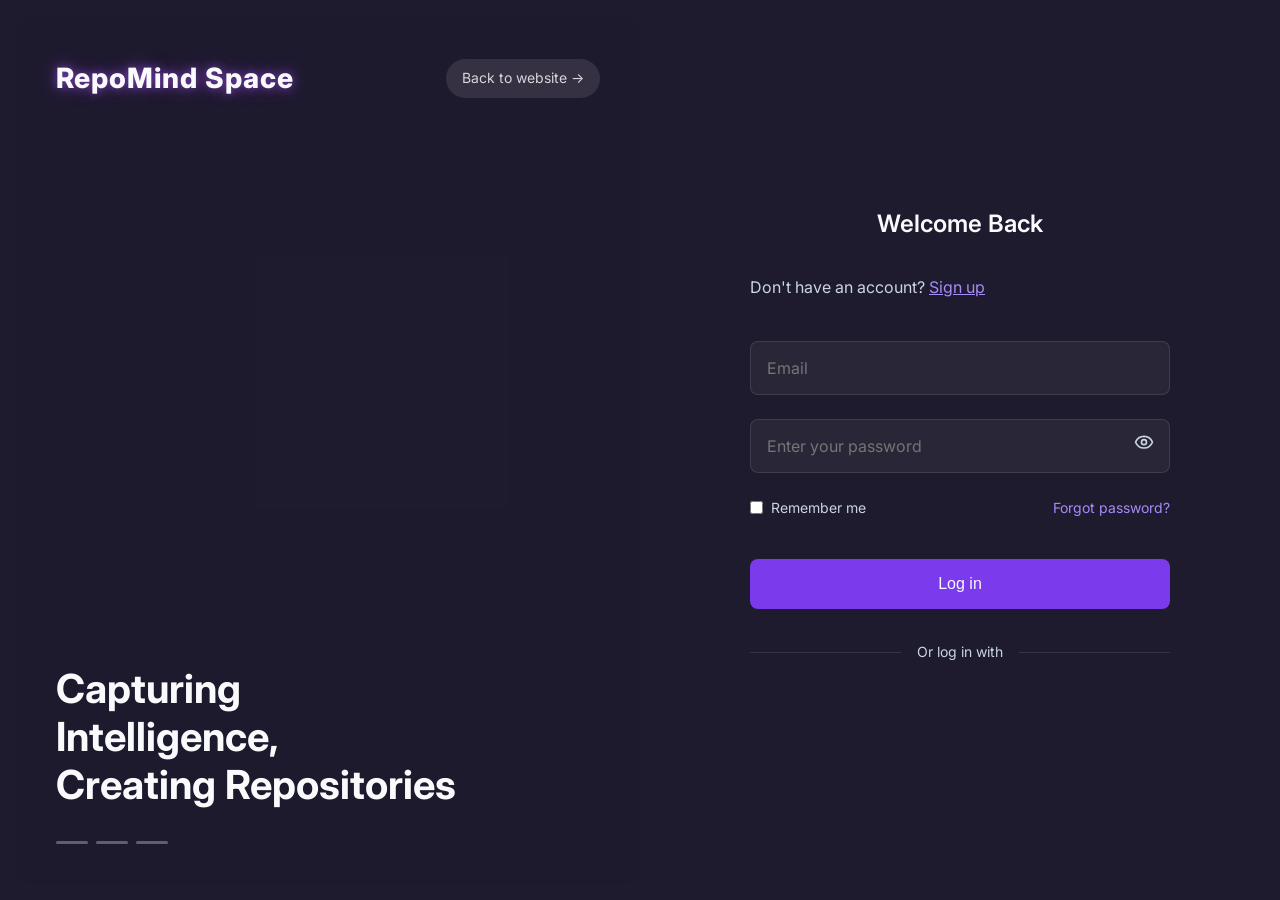
<file: pages/login.html>
<!DOCTYPE html>
<html lang="en">

<head>
    <meta charset="UTF-8">
    <meta name="viewport" content="width=device-width, initial-scale=1.0">
    <title>Login - RepoMind Space</title>
    <link href="https://fonts.googleapis.com/css2?family=Inter:wght@400;500;600;700&display=swap" rel="stylesheet">
    <link rel="stylesheet" href="../css/style.css">
    <script src="../js/config.js"></script>
    <script src="https://accounts.google.com/gsi/client" async defer></script>
    <script>
        function handleGoogleResponse(response) {
            fetch(`${API_BASE}/api/auth/google`, {
                method: 'POST',
                headers: { 'Content-Type': 'application/json' },
                body: JSON.stringify({ credential: response.credential })
            })
                .then(res => res.json())
                .then(data => {
                    // 4.4 MFA check
                    if (data.mfa_required && data.pre_token) {
                        sessionStorage.setItem('mfa_pre_token', data.pre_token);
                        window.location.href = 'mfa-verify.html';
                        return;
                    }
                    if (data.token) {
                        localStorage.setItem('token', data.token);
                        if (data.user && data.user.onboarding_completed === false) {
                            window.location.href = 'onboarding.html';
                        } else {
                            window.location.href = 'dashboard.html';
                        }
                    } else {
                        const errorDiv = document.getElementById('loginError');
                        const msg = data.error || 'Google login failed';
                        if (errorDiv) { errorDiv.textContent = msg; errorDiv.style.display = 'block'; }
                        else { alert(msg); }
                    }
                })
                .catch(err => {
                    console.error('Error during Google Auth:', err);
                    alert('Failed to connect to backend server.');
                });
        }

    </script>
</head>

<body style="padding: 0; background-color: #1e1b2e;">
    <div class="auth-split">
        <div class="auth-split-left">
            <div class="auth-header">
                <div>
                    <div class="auth-brand">RepoMind Space</div>
                </div>
                <a href="../index.html" class="auth-back">Back to website &rarr;</a>
            </div>
            <div class="auth-hero-text">
                <h1>Capturing Intelligence,<br>Creating Repositories</h1>
                <div class="carousel-indicators" style="display: flex; gap: 0.5rem; margin-top: 1rem;">
                    <div class="indicator"></div>
                    <div class="indicator"></div>
                    <div class="indicator"></div>
                </div>
            </div>
        </div>
        <div class="auth-split-right">
            <div class="auth-form-wrapper">
                <div style="text-align: center; margin-bottom: 2rem;">
                    <h2 style="font-size: 1.5rem; margin-bottom: 0.5rem;">Welcome Back</h2>
                </div>
                <p class="auth-subtitle">Don't have an account? <a href="register.html"
                        style="color: #a78bfa; text-decoration: underline;">Sign up</a></p>

                <form id="loginForm">
                    <div class="form-group">
                        <input type="email" id="email" class="form-control" required placeholder="Email">
                    </div>
                    <div class="form-group" style="position: relative;">
                        <input type="password" id="password" class="form-control" required
                            placeholder="Enter your password" style="padding-right: 2.5rem;">
                        <span id="togglePassword" style="position: absolute; right: 1rem; top: 50%; transform: translateY(-50%); cursor: pointer; color: var(--text-muted);">
                            <svg xmlns="http://www.w3.org/2000/svg" width="20" height="20" viewBox="0 0 24 24" fill="none" stroke="currentColor" stroke-width="2" stroke-linecap="round" stroke-linejoin="round" class="lucide lucide-eye"><path d="M2.062 12.348a1 1 0 0 1 0-.696 10.75 10.75 0 0 1 19.876 0 1 1 0 0 1 0 .696 10.75 10.75 0 0 1-19.876 0"/><circle cx="12" cy="12" r="3"/></svg>
                        </span>
                        <div id="loginError" style="color: #ef4444; font-size: 0.875rem; margin-top: 0.5rem; display: none;"></div>
                    </div>
                    <div class="form-group" style="display: flex; justify-content: space-between; font-size: 0.875rem;">
                        <label
                            style="display: flex; align-items: center; gap: 0.5rem; color: var(--text-muted); cursor: pointer;">
                            <input type="checkbox" style="accent-color: #6366f1;"> Remember me
                        </label>
                        <a href="forgot-password.html" style="color: #a78bfa;">Forgot password?</a>
                    </div>
                    <button type="submit" class="btn btn-primary">Log in</button>
                </form>

                <script>
                    document.addEventListener('DOMContentLoaded', () => {
                        const togglePassword = document.getElementById('togglePassword');
                        const password = document.getElementById('password');
                        if (togglePassword && password) {
                            togglePassword.addEventListener('click', function () {
                                const type = password.getAttribute('type') === 'password' ? 'text' : 'password';
                                password.setAttribute('type', type);
                            });
                        }
                    });
                </script>

                <div class="divider">Or log in with</div>
                <div class="social-login" style="justify-content: center;">
                    <div id="g_id_onload"
                        data-client_id="1091939061408-1rpl2tqd6tn2iulba1oo8v1cfh94t4bs.apps.googleusercontent.com"
                        data-context="signin" data-ux_mode="popup" data-callback="handleGoogleResponse"
                        data-auto_prompt="false">
                    </div>
                    <div class="g_id_signin" data-type="standard" data-shape="rectangular" data-theme="filled_black"
                        data-text="signin_with" data-size="large" data-logo_alignment="left" style="width: 100%;">
                    </div>
                </div>
            </div>
        </div>
    </div>
    <script src="../js/auth.js"></script>
</body>

</html>
</file>
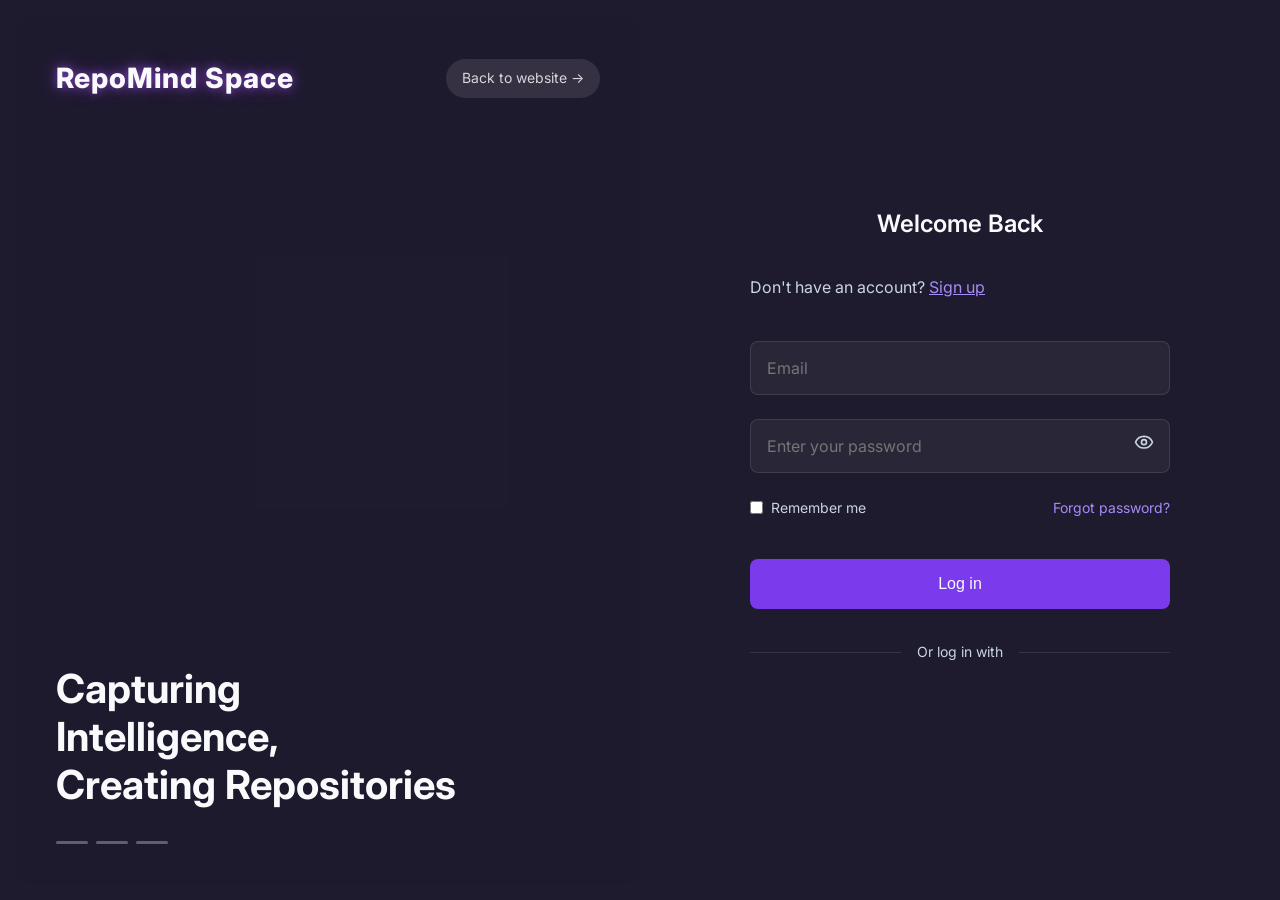
<file: pages/mfa-verify.html>
<!DOCTYPE html>
<html lang="en">
<head>
    <meta charset="UTF-8">
    <meta name="viewport" content="width=device-width, initial-scale=1.0">
    <title>Two-Factor Authentication - RepoMind Space</title>
    <meta name="description" content="Verify your identity with two-factor authentication to access RepoMind Space.">
    <link href="https://fonts.googleapis.com/css2?family=Inter:wght@400;500;600;700&display=swap" rel="stylesheet">
    <link rel="stylesheet" href="../css/style.css">
    <script src="../js/config.js"></script>
    <script src="../js/theme.js"></script>
    <style>
        body {
            min-height: 100vh;
            display: flex;
            align-items: center;
            justify-content: center;
            padding: 2rem;
        }

        .mfa-card {
            background: var(--glass-bg);
            backdrop-filter: blur(20px);
            border: 1px solid var(--glass-border);
            border-radius: 20px;
            padding: 3rem;
            width: 100%;
            max-width: 440px;
            box-shadow: 0 20px 60px rgba(0, 0, 0, 0.4);
        }

        .mfa-icon {
            width: 64px;
            height: 64px;
            background: linear-gradient(135deg, rgba(99, 102, 241, 0.2), rgba(168, 85, 247, 0.2));
            border: 1px solid rgba(168, 85, 247, 0.4);
            border-radius: 16px;
            display: flex;
            align-items: center;
            justify-content: center;
            margin: 0 auto 1.5rem;
        }

        .code-inputs {
            display: flex;
            gap: 0.75rem;
            justify-content: center;
            margin: 2rem 0;
        }

        .code-digit {
            width: 52px;
            height: 60px;
            text-align: center;
            font-size: 1.5rem;
            font-weight: 700;
            font-family: 'Inter', monospace;
            background: var(--bg-dark);
            border: 2px solid var(--glass-border);
            border-radius: 10px;
            color: var(--text-main);
            transition: border-color 0.2s ease, box-shadow 0.2s ease;
            caret-color: var(--primary-color);
        }

        .code-digit:focus {
            outline: none;
            border-color: var(--primary-color);
            box-shadow: 0 0 0 3px rgba(168, 85, 247, 0.2);
        }

        .code-digit.filled {
            border-color: rgba(168, 85, 247, 0.5);
        }

        .error-msg {
            color: #ef4444;
            font-size: 0.875rem;
            text-align: center;
            margin-bottom: 1rem;
            display: none;
            padding: 0.75rem 1rem;
            background: rgba(239, 68, 68, 0.1);
            border-radius: 8px;
            border: 1px solid rgba(239, 68, 68, 0.2);
        }

        .back-link {
            display: flex;
            align-items: center;
            gap: 0.5rem;
            color: var(--text-muted);
            text-decoration: none;
            font-size: 0.9rem;
            margin-top: 1.5rem;
            justify-content: center;
            transition: color 0.2s;
        }

        .back-link:hover {
            color: var(--text-main);
        }
    </style>
</head>
<body>
    <div class="mfa-card">
        <div class="mfa-icon">
            <svg width="28" height="28" viewBox="0 0 24 24" fill="none" stroke="#a855f7" stroke-width="2" stroke-linecap="round" stroke-linejoin="round">
                <rect x="5" y="11" width="14" height="10" rx="2" ry="2"></rect>
                <path d="M8 11V7a4 4 0 0 1 8 0v4"></path>
                <circle cx="12" cy="16" r="1"></circle>
            </svg>
        </div>

        <h1 style="text-align: center; font-size: 1.75rem; font-weight: 700; color: var(--text-main); margin-bottom: 0.5rem;">
            Two-Factor Authentication
        </h1>
        <p style="text-align: center; color: var(--text-muted); font-size: 0.95rem; line-height: 1.6; margin-bottom: 0.5rem;">
            Open your authenticator app and enter the 6-digit code for <strong style="color: var(--text-main);">RepoMind Space</strong>.
        </p>

        <div class="code-inputs">
            <input type="text" class="code-digit" id="d0" maxlength="1" inputmode="numeric" pattern="[0-9]" autocomplete="one-time-code">
            <input type="text" class="code-digit" id="d1" maxlength="1" inputmode="numeric" pattern="[0-9]">
            <input type="text" class="code-digit" id="d2" maxlength="1" inputmode="numeric" pattern="[0-9]">
            <input type="text" class="code-digit" id="d3" maxlength="1" inputmode="numeric" pattern="[0-9]">
            <input type="text" class="code-digit" id="d4" maxlength="1" inputmode="numeric" pattern="[0-9]">
            <input type="text" class="code-digit" id="d5" maxlength="1" inputmode="numeric" pattern="[0-9]">
        </div>

        <div id="mfaError" class="error-msg"></div>

        <button id="verifyBtn" class="btn btn-primary" style="width: 100%; padding: 0.875rem; font-size: 1rem;" disabled>
            Verify Code
        </button>

        <a href="login.html" class="back-link" id="backToLogin" onclick="sessionStorage.removeItem('mfa_pre_token')">
            <svg width="16" height="16" viewBox="0 0 24 24" fill="none" stroke="currentColor" stroke-width="2">
                <path d="M19 12H5M5 12l7 7M5 12l7-7"></path>
            </svg>
            Back to login
        </a>
    </div>

    <script>
        const API_AUTH_URL = `${API_BASE}/api/auth`;
        const digits = Array.from(document.querySelectorAll('.code-digit'));
        const verifyBtn = document.getElementById('verifyBtn');
        const errorDiv = document.getElementById('mfaError');

        // Redirect to login if no pre-token present
        const preToken = sessionStorage.getItem('mfa_pre_token');
        if (!preToken) {
            window.location.href = 'login.html';
        }

        function getCode() {
            return digits.map(d => d.value).join('');
        }

        function updateBtn() {
            const code = getCode();
            verifyBtn.disabled = code.length !== 6 || !/^\d{6}$/.test(code);
        }

        // Auto-advance on digit input, support paste, backspace
        digits.forEach((input, i) => {
            input.addEventListener('input', (e) => {
                // Handle paste of full code into first input
                const val = e.target.value;
                if (val.length > 1) {
                    const cleaned = val.replace(/\D/g, '').slice(0, 6);
                    cleaned.split('').forEach((ch, j) => {
                        if (digits[j]) {
                            digits[j].value = ch;
                            digits[j].classList.add('filled');
                        }
                    });
                    const next = Math.min(cleaned.length, 5);
                    digits[next].focus();
                    updateBtn();
                    return;
                }
                if (val && /\d/.test(val)) {
                    input.classList.add('filled');
                    if (i < 5) digits[i + 1].focus();
                } else {
                    input.value = '';
                    input.classList.remove('filled');
                }
                updateBtn();
            });

            input.addEventListener('keydown', (e) => {
                if (e.key === 'Backspace') {
                    if (input.value === '' && i > 0) {
                        digits[i - 1].value = '';
                        digits[i - 1].classList.remove('filled');
                        digits[i - 1].focus();
                    } else {
                        input.value = '';
                        input.classList.remove('filled');
                    }
                    updateBtn();
                }
                if (e.key === 'Enter' && !verifyBtn.disabled) {
                    verifyBtn.click();
                }
            });

            // Prevent non-digit chars
            input.addEventListener('keypress', (e) => {
                if (!/\d/.test(e.key)) e.preventDefault();
            });
        });

        digits[0].focus();

        verifyBtn.addEventListener('click', async () => {
            const code = getCode();
            const preToken = sessionStorage.getItem('mfa_pre_token');

            if (!preToken) {
                window.location.href = 'login.html';
                return;
            }

            verifyBtn.innerText = 'Verifying...';
            verifyBtn.disabled = true;
            errorDiv.style.display = 'none';

            try {
                const res = await fetch(`${API_BASE}/mfa/verify`, {
                    method: 'POST',
                    headers: { 'Content-Type': 'application/json' },
                    body: JSON.stringify({ pre_token: preToken, code })
                });

                const data = await res.json();

                if (res.ok) {
                    sessionStorage.removeItem('mfa_pre_token');
                    localStorage.setItem('token', data.token);
                    if (data.user && data.user.onboarding_completed === false) {
                        window.location.href = 'onboarding.html';
                    } else {
                        window.location.href = 'dashboard.html';
                    }
                } else {
                    errorDiv.textContent = data.error || 'Invalid code. Please try again.';
                    errorDiv.style.display = 'block';
                    // Clear inputs and re-focus
                    digits.forEach(d => { d.value = ''; d.classList.remove('filled'); });
                    digits[0].focus();
                    verifyBtn.innerText = 'Verify Code';
                    updateBtn();
                }
            } catch (err) {
                errorDiv.textContent = 'Network error. Please try again.';
                errorDiv.style.display = 'block';
                verifyBtn.innerText = 'Verify Code';
                updateBtn();
            }
        });
    </script>
</body>
</html>
</file>
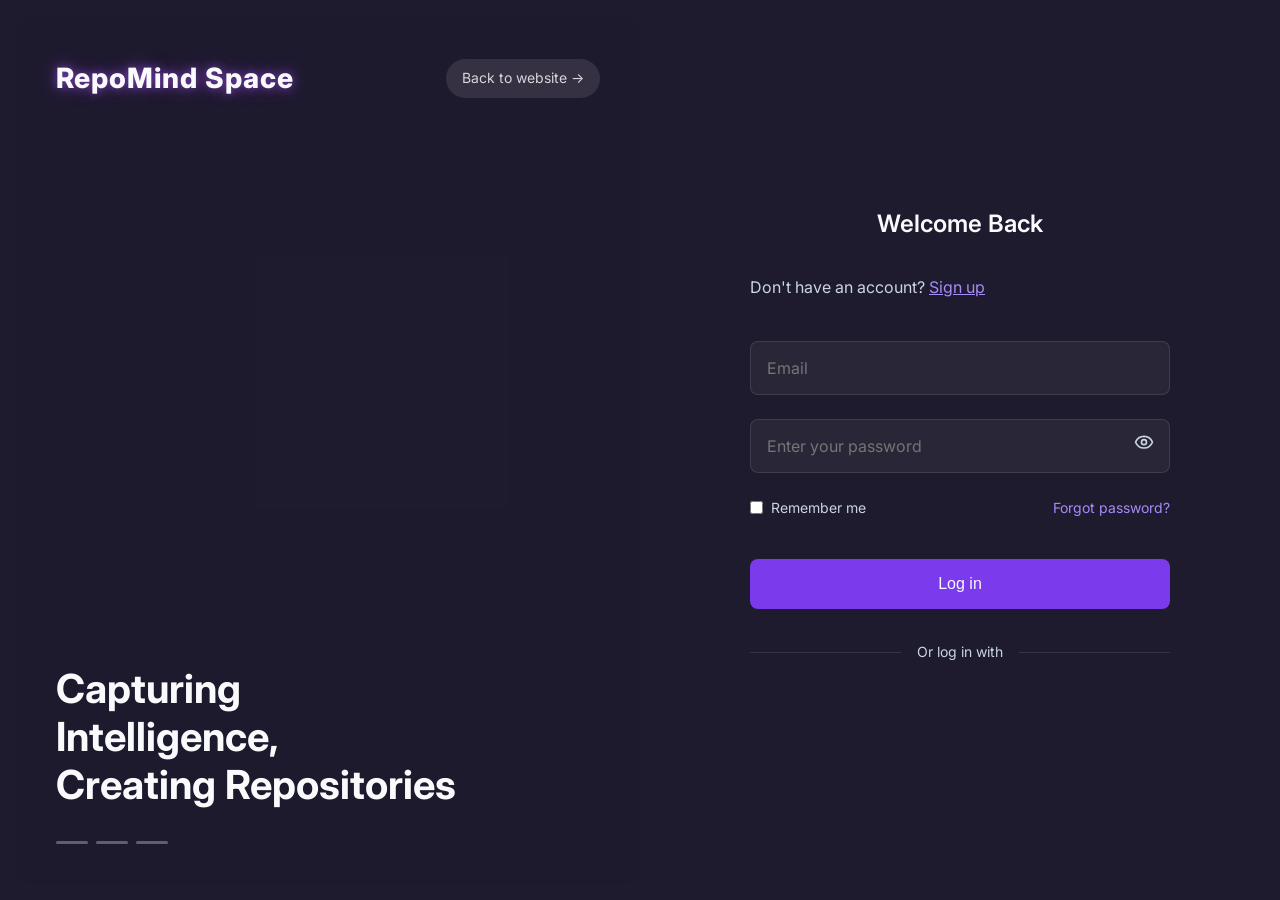
<file: pages/onboarding.html>
<!DOCTYPE html>
<html lang="en">
<head>
    <meta charset="UTF-8">
    <meta name="viewport" content="width=device-width, initial-scale=1.0">
    <title>Welcome - RepoMind Space</title>
    <link href="https://fonts.googleapis.com/css2?family=Inter:wght@400;500;600;700&display=swap" rel="stylesheet">
    <link rel="stylesheet" href="../css/style.css">
    <script src="../js/config.js"></script>
    <script src="../js/theme.js"></script>
    <style>
        body { display: flex; align-items: center; justify-content: center; min-height: 100vh; padding: 2rem; }
        .onboarding-card {
            background: var(--glass-bg);
            backdrop-filter: blur(20px);
            border: 1px solid var(--glass-border);
            border-radius: 24px;
            padding: 3rem;
            width: 100%;
            max-width: 520px;
            box-shadow: 0 20px 60px rgba(0,0,0,0.4);
        }
        .pic-option {
            display: flex;
            align-items: center;
            gap: 1rem;
            padding: 1rem 1.25rem;
            border-radius: 12px;
            border: 2px solid var(--glass-border);
            cursor: pointer;
            transition: all 0.2s;
            background: var(--bg-dark);
            margin-bottom: 0.75rem;
        }
        .pic-option:hover { border-color: rgba(168,85,247,0.5); background: rgba(168,85,247,0.05); }
        .pic-option.selected { border-color: #a855f7; background: rgba(168,85,247,0.1); }
        .pic-option input[type=radio] { display: none; }
    </style>
</head>
<body>
    <div class="onboarding-card">
        <div style="text-align: center; margin-bottom: 2rem;">
            <div class="auth-brand" style="margin-bottom: 0.75rem;">RepoMind Space</div>
            <h2 style="font-size: 1.75rem; font-weight: 700; color: var(--text-main); margin-bottom: 0.5rem;">Welcome! Let's set up your profile</h2>
            <p style="color: var(--text-muted); font-size: 0.95rem;">Just a few quick steps to personalise your experience.</p>
        </div>

        <form id="onboardingForm">
            <div style="display: grid; grid-template-columns: 1fr 1fr; gap: 1rem; margin-bottom: 1.25rem;">
                <div>
                    <label style="display: block; font-weight: 500; font-size: 0.9rem; color: var(--text-main); margin-bottom: 0.5rem;">First Name</label>
                    <input type="text" id="firstName" class="form-control" required>
                </div>
                <div>
                    <label style="display: block; font-weight: 500; font-size: 0.9rem; color: var(--text-main); margin-bottom: 0.5rem;">Last Name</label>
                    <input type="text" id="lastName" class="form-control" required>
                </div>
            </div>
            <div style="margin-bottom: 1.25rem;">
                <label style="display: block; font-weight: 500; font-size: 0.9rem; color: var(--text-main); margin-bottom: 0.5rem;">Email <span style="color: var(--text-muted); font-size: 0.8rem;">(read-only)</span></label>
                <input type="email" id="email" class="form-control" disabled style="background: var(--alpha-5); color: var(--text-muted); cursor: not-allowed;">
            </div>

            <!-- Google Profile Pic Section (shown only for Google accounts) -->
            <div id="picSection" style="display: none; margin-bottom: 1.5rem;">
                <label style="display: block; font-weight: 500; font-size: 0.9rem; color: var(--text-main); margin-bottom: 1rem;">
                    Profile Photo
                </label>
                <div style="display: flex; align-items: center; gap: 1.5rem; padding: 1.25rem; background: rgba(168,85,247,0.06); border: 1px solid rgba(168,85,247,0.2); border-radius: 12px; margin-bottom: 1rem;">
                    <img id="googlePicPreview" src="" alt="Your Google profile picture" style="width: 64px; height: 64px; border-radius: 50%; object-fit: cover; border: 2px solid rgba(168,85,247,0.4);">
                    <div>
                        <p style="color: var(--text-main); font-weight: 500; margin: 0 0 0.25rem;">Use your Google profile photo?</p>
                        <p style="color: var(--text-muted); font-size: 0.85rem; margin: 0;">We found your Google account picture.</p>
                    </div>
                </div>
                <label class="pic-option" id="optYes">
                    <input type="radio" name="usePic" value="yes" checked>
                    <svg width="20" height="20" viewBox="0 0 24 24" fill="none" stroke="#22c55e" stroke-width="2"><polyline points="20 6 9 17 4 12"></polyline></svg>
                    <span style="font-weight: 500; color: var(--text-main);">Yes, use my Google photo</span>
                </label>
                <label class="pic-option" id="optNo">
                    <input type="radio" name="usePic" value="no">
                    <svg width="20" height="20" viewBox="0 0 24 24" fill="none" stroke="#ef4444" stroke-width="2"><line x1="18" y1="6" x2="6" y2="18"></line><line x1="6" y1="6" x2="18" y2="18"></line></svg>
                    <span style="font-weight: 500; color: var(--text-main);">No, skip for now</span>
                </label>
            </div>

            <div id="onboardingError" style="color: #ef4444; font-size: 0.875rem; margin-bottom: 1rem; display: none; padding: 0.75rem; background: rgba(239,68,68,0.1); border-radius: 8px;"></div>
            <button type="submit" class="btn btn-primary" style="width: 100%; padding: 0.875rem; font-size: 1rem;">Complete Setup &rarr;</button>
        </form>
    </div>

    <script>
        const API_AUTH_URL = `${API_BASE}/api/auth`;
        let googlePicUrl = null;

        document.addEventListener('DOMContentLoaded', async () => {
            const token = localStorage.getItem('token');
            if (!token) { window.location.href = 'login.html'; return; }

            try {
                const res = await fetch(`${API_AUTH_URL}/me`, { headers: { 'Authorization': `Bearer ${token}` } });
                const data = await res.json();
                if (data.error) throw new Error(data.error);

                document.getElementById('firstName').value = data.first_name || '';
                document.getElementById('lastName').value = data.last_name || '';
                document.getElementById('email').value = data.email || '';

                // Show Google profile pic option if they have one
                if (data.profile_picture && (data.auth_provider === 'google' || data.auth_provider === 'both')) {
                    googlePicUrl = data.profile_picture;
                    document.getElementById('googlePicPreview').src = googlePicUrl;
                    document.getElementById('picSection').style.display = 'block';
                }
            } catch (err) {
                console.error('Failed to load profile:', err);
            }

            // Radio button styling
            document.querySelectorAll('input[name=usePic]').forEach(radio => {
                radio.addEventListener('change', () => {
                    document.getElementById('optYes').classList.toggle('selected', document.querySelector('[value=yes]').checked);
                    document.getElementById('optNo').classList.toggle('selected', document.querySelector('[value=no]').checked);
                });
            });
            document.getElementById('optYes').classList.add('selected');

            document.getElementById('onboardingForm').addEventListener('submit', async (e) => {
                e.preventDefault();
                const firstName = document.getElementById('firstName').value.trim();
                const lastName = document.getElementById('lastName').value.trim();
                const errorDiv = document.getElementById('onboardingError');
                const btn = e.target.querySelector('button[type=submit]');
                errorDiv.style.display = 'none';

                const keepPic = document.querySelector('input[name=usePic]:checked')?.value === 'yes';

                const payload = {
                    first_name: firstName,
                    last_name: lastName,
                    onboarding_completed: true
                };

                // If user said No to Google pic, clear it
                if (googlePicUrl && !keepPic) {
                    payload.profile_picture = '';
                }

                btn.innerText = 'Setting up...';
                btn.disabled = true;

                try {
                    const res = await fetch(`${API_AUTH_URL}/profile`, {
                        method: 'PUT',
                        headers: { 'Content-Type': 'application/json', 'Authorization': `Bearer ${localStorage.getItem('token')}` },
                        body: JSON.stringify(payload)
                    });
                    const resData = await res.json();
                    if (!res.ok) throw new Error(resData.error || 'Failed to update profile');
                    window.location.href = 'dashboard.html';
                } catch (err) {
                    errorDiv.textContent = err.message;
                    errorDiv.style.display = 'block';
                    btn.innerText = 'Complete Setup →';
                    btn.disabled = false;
                }
            });
        });
    </script>
</body>
</html>
</file>
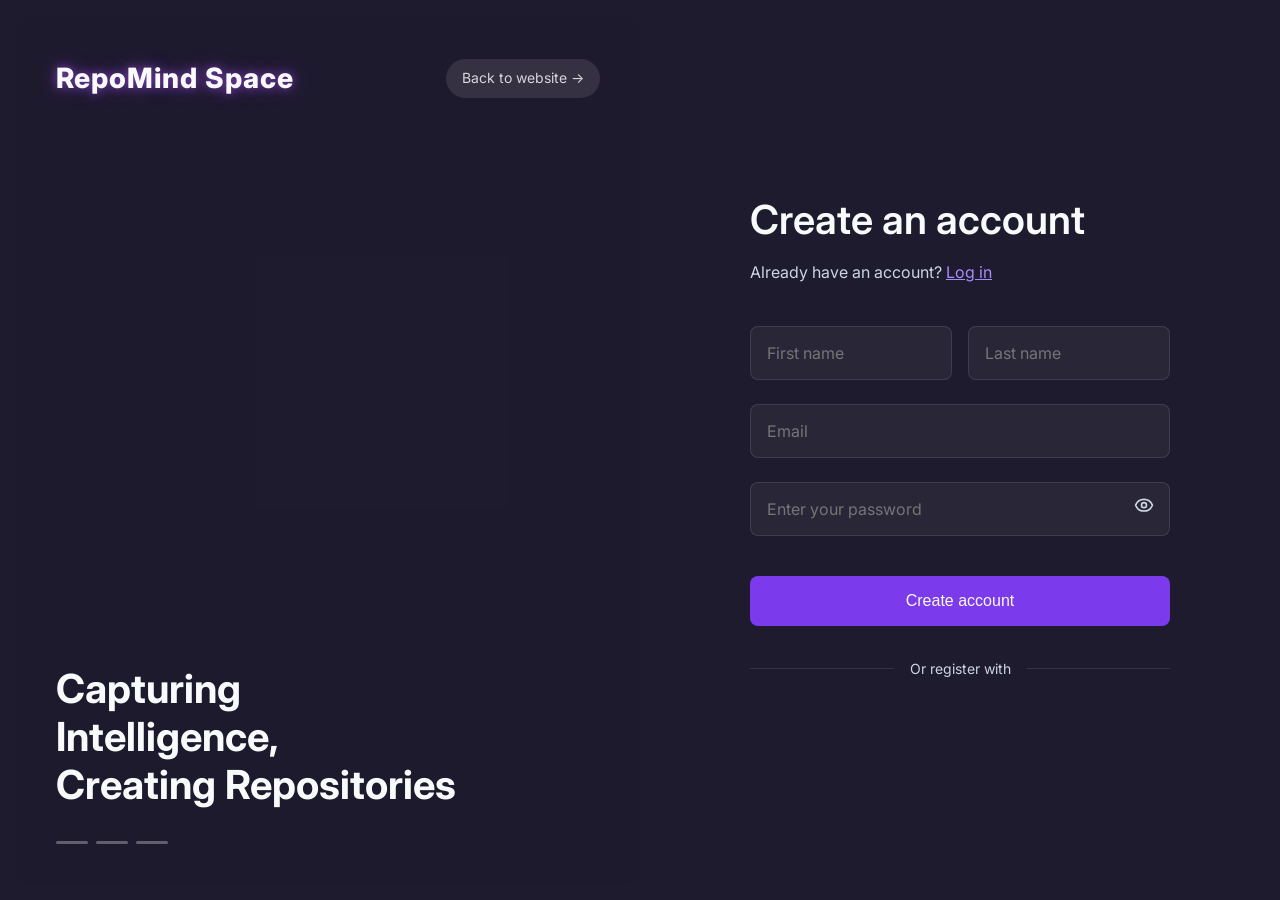
<file: pages/register.html>
<!DOCTYPE html>
<html lang="en">

<head>
    <meta charset="UTF-8">
    <meta name="viewport" content="width=device-width, initial-scale=1.0">
    <title>Create an Account - RepoMind Space</title>
    <link href="https://fonts.googleapis.com/css2?family=Inter:wght@400;500;600;700&display=swap" rel="stylesheet">
    <link rel="stylesheet" href="../css/style.css">
    <script src="../js/config.js"></script>
    <script src="https://accounts.google.com/gsi/client" async defer></script>
    <script>
        function handleGoogleResponse(response) {
            fetch(`${API_BASE}/api/auth/google`, {
                method: 'POST',
                headers: { 'Content-Type': 'application/json' },
                body: JSON.stringify({ credential: response.credential })
            })
                .then(res => res.json())
                .then(data => {
                    // 4.4 MFA check
                    if (data.mfa_required && data.pre_token) {
                        sessionStorage.setItem('mfa_pre_token', data.pre_token);
                        window.location.href = 'mfa-verify.html';
                        return;
                    }
                    if (data.token) {
                        localStorage.setItem('token', data.token);
                        if (data.user && data.user.onboarding_completed === false) {
                            window.location.href = 'onboarding.html';
                        } else {
                            window.location.href = 'dashboard.html';
                        }
                    } else {
                        alert(data.error || 'Google login failed');
                    }
                })
                .catch(err => {
                    console.error('Error during Google Auth:', err);
                    alert('Failed to connect to backend server.');
                });
        }
    </script>
</head>

<body style="padding: 0; background-color: #1e1b2e;">
    <div class="auth-split">
        <div class="auth-split-left">
            <div class="auth-header">
                <div>
                    <div class="auth-brand">RepoMind Space</div>
                </div>
                <a href="../index.html" class="auth-back">Back to website &rarr;</a>
            </div>
            <div class="auth-hero-text">
                <h1>Capturing Intelligence,<br>Creating Repositories</h1>
                <div class="carousel-indicators" style="display: flex; gap: 0.5rem; margin-top: 1rem;">
                    <div class="indicator active"></div>
                    <div class="indicator"></div>
                    <div class="indicator"></div>
                </div>
            </div>
        </div>
        <div class="auth-split-right">
            <div class="auth-form-wrapper">
                <h2>Create an account</h2>
                <p class="auth-subtitle">Already have an account? <a href="login.html"
                        style="color: #a78bfa; text-decoration: underline;">Log in</a></p>

                <form id="registerForm">
                    <div style="display: flex; gap: 1rem; margin-bottom: 1.5rem;">
                        <input type="text" id="firstName" class="form-control" required placeholder="First name">
                        <input type="text" id="lastName" class="form-control" required placeholder="Last name">
                    </div>
                    <div class="form-group">
                        <input type="email" id="email" class="form-control" required placeholder="Email">
                    </div>
                    <div class="form-group" style="position: relative;">
                        <input type="password" id="password" class="form-control" required
                            placeholder="Enter your password" style="padding-right: 2.5rem;">
                        <span id="togglePassword" style="position: absolute; right: 1rem; top: 50%; transform: translateY(-50%); cursor: pointer; color: var(--text-muted);">
                            <svg xmlns="http://www.w3.org/2000/svg" width="20" height="20" viewBox="0 0 24 24" fill="none" stroke="currentColor" stroke-width="2" stroke-linecap="round" stroke-linejoin="round" class="lucide lucide-eye"><path d="M2.062 12.348a1 1 0 0 1 0-.696 10.75 10.75 0 0 1 19.876 0 1 1 0 0 1 0 .696 10.75 10.75 0 0 1-19.876 0"/><circle cx="12" cy="12" r="3"/></svg>
                        </span>
                    </div>
                    <div id="registerError" style="color: #ef4444; font-size: 0.875rem; margin-bottom: 1rem; display: none;"></div>
                    <button type="submit" class="btn btn-primary">Create account</button>
                </form>

                <script>
                    document.addEventListener('DOMContentLoaded', () => {
                        const togglePassword = document.getElementById('togglePassword');
                        const password = document.getElementById('password');
                        if (togglePassword && password) {
                            togglePassword.addEventListener('click', function () {
                                const type = password.getAttribute('type') === 'password' ? 'text' : 'password';
                                password.setAttribute('type', type);
                            });
                        }
                    });
                </script>

                <div class="divider">Or register with</div>
                <div class="social-login" style="justify-content: center;">
                    <div id="g_id_onload"
                        data-client_id="1091939061408-1rpl2tqd6tn2iulba1oo8v1cfh94t4bs.apps.googleusercontent.com"
                        data-context="signin" data-ux_mode="popup" data-callback="handleGoogleResponse"
                        data-auto_prompt="false">
                    </div>
                    <div class="g_id_signin" data-type="standard" data-shape="rectangular" data-theme="filled_black"
                        data-text="signup_with" data-size="large" data-logo_alignment="left" style="width: 100%;">
                    </div>
                </div>
            </div>
        </div>
    </div>
    <script src="../js/auth.js"></script>
</body>

</html>
</file>
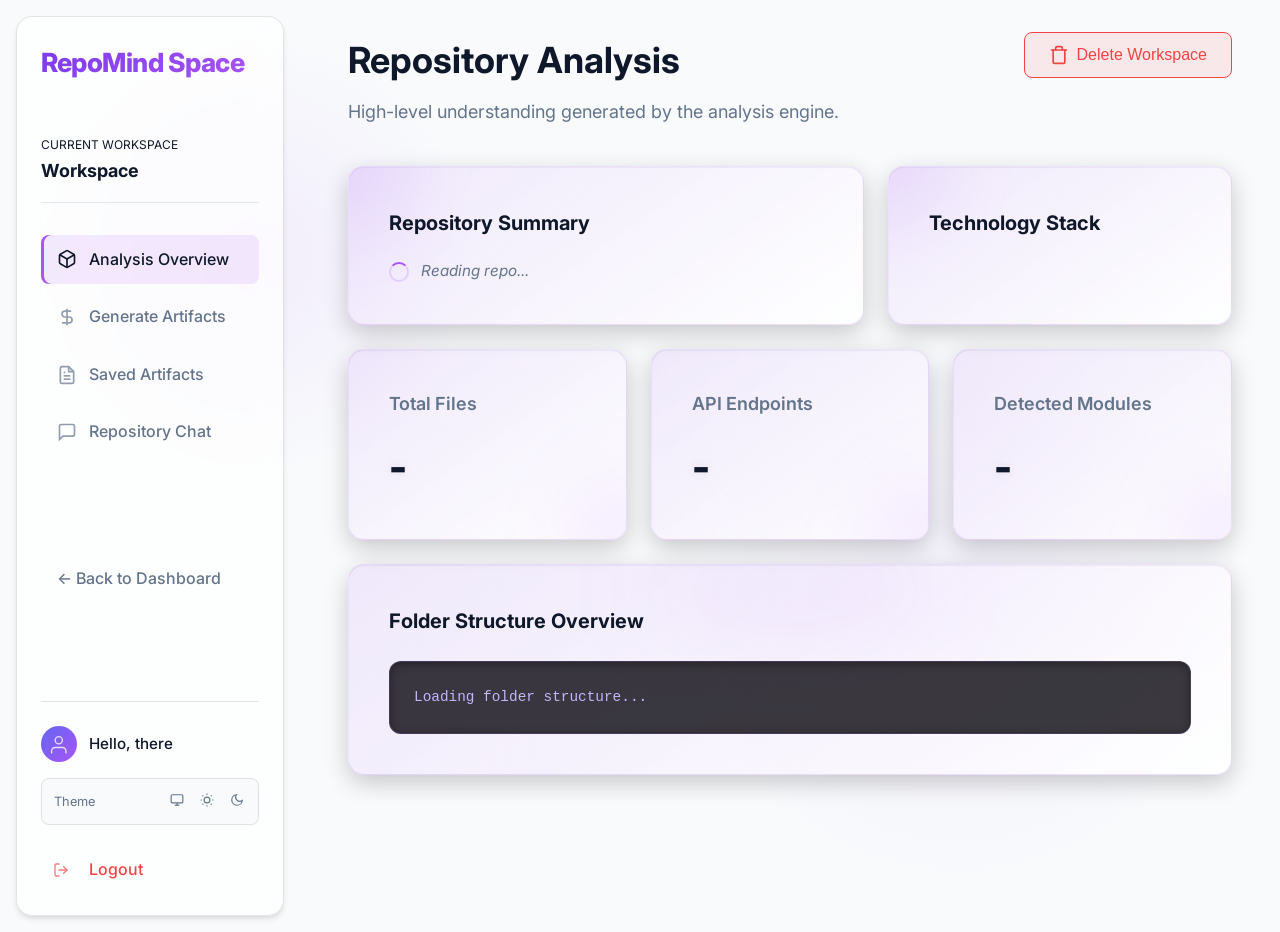
<file: pages/workspace-detail.html>
<!DOCTYPE html>
<html lang="en">

<head>
    <meta charset="UTF-8">
    <meta name="viewport" content="width=device-width, initial-scale=1.0">
    <title>Workspace Detail - RepoMind Space</title>
    <link href="https://fonts.googleapis.com/css2?family=Inter:wght@400;500;600;700&display=swap" rel="stylesheet">
    <link rel="stylesheet" href="../css/style.css">
    <script src="../js/config.js"></script>
    <script src="../js/theme.js"></script>
    <style>
        @keyframes spin {
            0% { transform: rotate(0deg); }
            100% { transform: rotate(360deg); }
        }
    </style>
</head>

<body>
    <div class="app-layout">
        <!-- Sidebar -->
        <!-- Sidebar -->
        <aside class="sidebar glass-panel"
            style="margin: 1rem; padding: 1.5rem; display: flex; flex-direction: column;">
            <div class="mb-5">
                <a href="dashboard.html" class="navbar-brand" style="display: block;">RepoMind Space</a>
            </div>
            <div class="mb-4" style="padding-bottom: 1rem; border-bottom: 1px solid var(--border-color);">
                <span class="text-muted" style="font-size: 0.75rem; text-transform: uppercase;">Current Workspace</span>
                <h3 style="font-size: 1.125rem;" id="workspaceNameHeader">Workspace Name</h3>
            </div>
            <nav class="sidebar-nav" style="margin-top: 0;">
                <a href="workspace-detail.html" class="sidebar-link active">
                    <svg viewBox="0 0 24 24" fill="none" stroke="currentColor" stroke-width="2">
                        <path
                            d="M21 16V8a2 2 0 0 0-1-1.73l-7-4a2 2 0 0 0-2 0l-7 4A2 2 0 0 0 3 8v8a2 2 0 0 0 1 1.73l7 4a2 2 0 0 0 2 0l7-4A2 2 0 0 0 21 16z">
                        </path>
                        <polyline points="3.27 6.96 12 12.01 20.73 6.96"></polyline>
                        <line x1="12" y1="22.08" x2="12" y2="12"></line>
                    </svg>
                    Analysis Overview
                </a>
                <a href="generate-artifact.html" class="sidebar-link">
                    <svg viewBox="0 0 24 24" fill="none" stroke="currentColor" stroke-width="2">
                        <path d="M12 2v20M17 5H9.5a3.5 3.5 0 0 0 0 7h5a3.5 3.5 0 0 1 0 7H6"></path>
                    </svg>
                    Generate Artifacts
                </a>
                <a href="artifacts.html" class="sidebar-link">
                    <svg viewBox="0 0 24 24" fill="none" stroke="currentColor" stroke-width="2">
                        <path d="M14 2H6a2 2 0 0 0-2 2v16a2 2 0 0 0 2 2h12a2 2 0 0 0 2-2V8z"></path>
                        <polyline points="14 2 14 8 20 8"></polyline>
                        <line x1="16" y1="13" x2="8" y2="13"></line>
                        <line x1="16" y1="17" x2="8" y2="17"></line>
                        <polyline points="10 9 9 9 8 9"></polyline>
                    </svg>
                    Saved Artifacts
                </a>
                <a href="repository-chat.html" class="sidebar-link">
                    <svg viewBox="0 0 24 24" fill="none" stroke="currentColor" stroke-width="2">
                        <path d="M21 15a2 2 0 0 1-2 2H7l-4 4V5a2 2 0 0 1 2-2h14a2 2 0 0 1 2 2z"></path>
                    </svg>
                    Repository Chat
                </a>
            </nav>
            <nav class="sidebar-nav" style="margin-top: auto;">
                <a href="dashboard.html" class="sidebar-link">← Back to Dashboard</a>
            </nav>
            <!-- User Profile Area (Unified) -->
            <div style="margin-top: auto; padding-top: 1.5rem; border-top: 1px solid var(--glass-border); display: flex; flex-direction: column; gap: 1rem;">
                <a href="profile.html" style="display: flex; align-items: center; gap: 0.75rem; text-decoration: none; color: var(--text-main);">
                    <div id="sidebar-avatar" style="width: 36px; height: 36px; border-radius: 50%; background: linear-gradient(135deg, #6366f1, #a855f7); display: flex; align-items: center; justify-content: center; color: white; font-weight: 600; font-size: 0.9rem; overflow: hidden; flex-shrink: 0;"><svg xmlns="http://www.w3.org/2000/svg" viewBox="0 0 24 24" fill="none" stroke="currentColor" stroke-width="1.5" stroke-linecap="round" stroke-linejoin="round" style="width:60%;height:60%;color:rgba(255,255,255,0.8);"><path d="M20 21v-2a4 4 0 0 0-4-4H8a4 4 0 0 0-4 4v2"/><circle cx="12" cy="7" r="4"/></svg></div>
                    <div id="sidebar-greeting" style="font-size: 0.95rem; font-weight: 500;">Hello, there</div>
                </a>
                
                <!-- Theme Switcher Pop-out -->
                <div class="theme-switcher-container" style="background: var(--bg-dark); border: 1px solid var(--glass-border); border-radius: 8px; padding: 0.5rem; display: flex; justify-content: space-between; align-items: center;">
                    <span style="font-size: 0.8rem; color: var(--text-muted); padding-left: 0.25rem;">Theme</span>
                    <div style="display: flex; gap: 0.25rem;">
                        <button onclick="setThemeMode('system')" title="System Theme" class="theme-btn" data-theme-btn="system" style="background: transparent; border: none; color: var(--text-muted); cursor: pointer; padding: 6px; border-radius: 6px;"><svg viewBox="0 0 24 24" fill="none" stroke="currentColor" stroke-width="2" style="width: 14px; height: 14px;"><rect x="2" y="3" width="20" height="14" rx="2" ry="2"></rect><line x1="8" y1="21" x2="16" y2="21"></line><line x1="12" y1="17" x2="12" y2="21"></line></svg></button>
                        <button onclick="setThemeMode('light')" title="Light Theme" class="theme-btn" data-theme-btn="light" style="background: transparent; border: none; color: var(--text-muted); cursor: pointer; padding: 6px; border-radius: 6px;"><svg viewBox="0 0 24 24" fill="none" stroke="currentColor" stroke-width="2" style="width: 14px; height: 14px;"><circle cx="12" cy="12" r="5"></circle><line x1="12" y1="1" x2="12" y2="3"></line><line x1="12" y1="21" x2="12" y2="23"></line><line x1="4.22" y1="4.22" x2="5.64" y2="5.64"></line><line x1="18.36" y1="18.36" x2="19.78" y2="19.78"></line><line x1="1" y1="12" x2="3" y2="12"></line><line x1="21" y1="12" x2="23" y2="12"></line><line x1="4.22" y1="19.78" x2="5.64" y2="18.36"></line><line x1="18.36" y1="5.64" x2="19.78" y2="4.22"></line></svg></button>
                        <button onclick="setThemeMode('dark')" title="Dark Theme" class="theme-btn" data-theme-btn="dark" style="background: transparent; border: none; color: var(--text-muted); cursor: pointer; padding: 6px; border-radius: 6px;"><svg viewBox="0 0 24 24" fill="none" stroke="currentColor" stroke-width="2" style="width: 14px; height: 14px;"><path d="M21 12.79A9 9 0 1 1 11.21 3 7 7 0 0 0 21 12.79z"></path></svg></button>
                    </div>
                </div>

                <a href="#" class="sidebar-link" id="logoutBtn" style="color: #ef4444; margin-top: 0.5rem; padding: 0.5rem 0.75rem;">
                    <svg viewBox="0 0 24 24" fill="none" stroke="currentColor" stroke-width="2" stroke-linecap="round" stroke-linejoin="round" style="width: 1rem; height: 1rem; margin-right: 0.5rem;"><path d="M9 21H5a2 2 0 0 1-2-2V5a2 2 0 0 1 2-2h4"></path><polyline points="16 17 21 12 16 7"></polyline><line x1="21" y1="12" x2="9" y2="12"></line></svg>
                    Logout
                </a>
            </div>
        </aside>

        <!-- Main Content -->
        <main class="main-content" style="padding: 2rem 3rem;">
            <div style="max-width: 1200px; margin: 0;">
                <header style="margin-bottom: 2.5rem; display: flex; justify-content: space-between; align-items: flex-start;">
                    <div>
                        <h1 style="font-size: 2.25rem; font-weight: 700; color: var(--text-main); margin-bottom: 0.5rem;">Repository
                            Analysis</h1>
                        <p style="color: var(--text-muted); font-size: 1.125rem;">High-level understanding generated by the
                            analysis engine.</p>
                    </div>
                    <button id="deleteWorkspaceBtn" class="btn btn-secondary" style="border-color: #ef4444; color: #ef4444; background: rgba(239, 68, 68, 0.1); padding: 0.75rem 1.5rem; display: flex; align-items: center; gap: 0.5rem;">
                        <svg viewBox="0 0 24 24" fill="none" stroke="currentColor" stroke-width="2" stroke-linecap="round" stroke-linejoin="round" style="width: 1.25rem; height: 1.25rem;"><polyline points="3 6 5 6 21 6"></polyline><path d="M19 6v14a2 2 0 0 1-2 2H7a2 2 0 0 1-2-2V6m3 0V4a2 2 0 0 1 2-2h4a2 2 0 0 1 2 2v2"></path></svg>
                        Delete Workspace
                    </button>
                </header>

                <!-- Row 1: Summary and Stack -->
                <div style="display: grid; grid-template-columns: 1.5fr 1fr; gap: 1.5rem; margin-bottom: 1.5rem;">
                    <!-- Repository Summary -->
                    <div style="background: linear-gradient(145deg, rgba(168, 85, 247, 0.1) 0%, var(--glass-hover-bg) 100%); border-radius: 16px; padding: 2.5rem; box-shadow: 0 8px 24px rgba(0,0,0,0.2), inset 0 1px 1px var(--alpha-5); border: 1px solid rgba(168, 85, 247, 0.15); transition: all 0.3s ease; position: relative; overflow: hidden;"
                        onmouseover="this.style.borderColor='rgba(168, 85, 247, 0.4)'; this.style.boxShadow='0 12px 32px rgba(0,0,0,0.3), inset 0 1px 1px var(--alpha-10)'; this.style.transform='translateY(-4px)'"
                        onmouseout="this.style.borderColor='rgba(168, 85, 247, 0.15)'; this.style.boxShadow='0 8px 24px rgba(0,0,0,0.2), inset 0 1px 1px var(--alpha-5)'; this.style.transform='translateY(0)'">
                        <div
                            style="position: absolute; top: -50px; left: -50px; width: 100px; height: 100px; background: rgba(168, 85, 247, 0.15); filter: blur(40px); border-radius: 50%;">
                        </div>
                        <h2
                            style="font-size: 1.25rem; font-weight: 700; color: var(--text-main); margin-bottom: 1.25rem; position: relative; z-index: 1;">
                            Repository Summary</h2>
                        <div id="summaryLoader" style="display: flex; flex-direction: column; align-items: flex-start; gap: 0.75rem; position: relative; z-index: 1;">
                            <div style="display: flex; align-items: center; gap: 0.75rem;">
                                <div class="spinner" style="width: 20px; height: 20px; border: 2px solid rgba(168, 85, 247, 0.2); border-top-color: #a855f7; border-radius: 50%; animation: spin 1s linear infinite;"></div>
                                <span id="loaderText" style="color: var(--text-muted); font-size: 0.95rem; font-style: italic;">Reading repo...</span>
                            </div>
                        </div>
                        <p style="color: var(--text-muted); font-size: 1.05rem; line-height: 1.7; position: relative; z-index: 1; display: none;" id="summaryText">
                            -
                        </p>
                    </div>

                    <!-- Technology Stack -->
                    <div style="background: linear-gradient(145deg, rgba(168, 85, 247, 0.1) 0%, var(--glass-hover-bg) 100%); border-radius: 16px; padding: 2.5rem; box-shadow: 0 8px 24px rgba(0,0,0,0.2), inset 0 1px 1px var(--alpha-5); border: 1px solid rgba(168, 85, 247, 0.15); transition: all 0.3s ease; position: relative; overflow: hidden;"
                        onmouseover="this.style.borderColor='rgba(168, 85, 247, 0.4)'; this.style.boxShadow='0 12px 32px rgba(0,0,0,0.3), inset 0 1px 1px var(--alpha-10)'; this.style.transform='translateY(-4px)'"
                        onmouseout="this.style.borderColor='rgba(168, 85, 247, 0.15)'; this.style.boxShadow='0 8px 24px rgba(0,0,0,0.2), inset 0 1px 1px var(--alpha-5)'; this.style.transform='translateY(0)'">
                        <div
                            style="position: absolute; top: -50px; left: -50px; width: 100px; height: 100px; background: rgba(168, 85, 247, 0.15); filter: blur(40px); border-radius: 50%;">
                        </div>
                        <h2
                            style="font-size: 1.25rem; font-weight: 700; color: var(--text-main); margin-bottom: 1.25rem; position: relative; z-index: 1;">
                            Technology Stack</h2>
                        <!-- Stack items can be injected here -->
                    </div>
                </div>

                <!-- Row 2: Metrics -->
                <div style="display: grid; grid-template-columns: repeat(3, 1fr); gap: 1.5rem; margin-bottom: 1.5rem;">
                    <!-- Total Files -->
                    <div style="background: linear-gradient(145deg, rgba(168, 85, 247, 0.1) 0%, var(--glass-hover-bg) 100%); border-radius: 16px; padding: 2.5rem; box-shadow: 0 8px 24px rgba(0,0,0,0.2), inset 0 1px 1px var(--alpha-5); border: 1px solid rgba(168, 85, 247, 0.15); transition: all 0.3s ease; position: relative; overflow: hidden;"
                        onmouseover="this.style.borderColor='rgba(168, 85, 247, 0.4)'; this.style.boxShadow='0 12px 32px rgba(0,0,0,0.3), inset 0 1px 1px var(--alpha-10)'; this.style.transform='translateY(-4px)'"
                        onmouseout="this.style.borderColor='rgba(168, 85, 247, 0.15)'; this.style.boxShadow='0 8px 24px rgba(0,0,0,0.2), inset 0 1px 1px var(--alpha-5)'; this.style.transform='translateY(0)'">
                        <div
                            style="position: absolute; bottom: -50px; right: -50px; width: 100px; height: 100px; background: rgba(168, 85, 247, 0.15); filter: blur(40px); border-radius: 50%;">
                        </div>
                        <h3
                            style="font-size: 1.125rem; font-weight: 600; color: var(--text-muted); margin-bottom: 1rem; position: relative; z-index: 1;">
                            Total Files</h3>
                        <div id="metricTotalFiles"
                            style="font-size: 2.5rem; font-weight: 800; color: var(--text-main); position: relative; z-index: 1; text-shadow: 0 0 10px var(--alpha-10);">
                            -</div>
                    </div>

                    <!-- API Endpoints -->
                    <div style="background: linear-gradient(145deg, rgba(168, 85, 247, 0.1) 0%, var(--glass-hover-bg) 100%); border-radius: 16px; padding: 2.5rem; box-shadow: 0 8px 24px rgba(0,0,0,0.2), inset 0 1px 1px var(--alpha-5); border: 1px solid rgba(168, 85, 247, 0.15); transition: all 0.3s ease; position: relative; overflow: hidden;"
                        onmouseover="this.style.borderColor='rgba(168, 85, 247, 0.4)'; this.style.boxShadow='0 12px 32px rgba(0,0,0,0.3), inset 0 1px 1px var(--alpha-10)'; this.style.transform='translateY(-4px)'"
                        onmouseout="this.style.borderColor='rgba(168, 85, 247, 0.15)'; this.style.boxShadow='0 8px 24px rgba(0,0,0,0.2), inset 0 1px 1px var(--alpha-5)'; this.style.transform='translateY(0)'">
                        <div
                            style="position: absolute; bottom: -50px; right: -50px; width: 100px; height: 100px; background: rgba(168, 85, 247, 0.15); filter: blur(40px); border-radius: 50%;">
                        </div>
                        <h3
                            style="font-size: 1.125rem; font-weight: 600; color: var(--text-muted); margin-bottom: 1rem; position: relative; z-index: 1;">
                            API Endpoints</h3>
                        <div id="metricApiEndpoints"
                            style="font-size: 2.5rem; font-weight: 800; color: var(--text-main); position: relative; z-index: 1; text-shadow: 0 0 10px var(--alpha-10);">
                            -</div>
                    </div>

                    <!-- Detected Modules -->
                    <div style="background: linear-gradient(145deg, rgba(168, 85, 247, 0.1) 0%, var(--glass-hover-bg) 100%); border-radius: 16px; padding: 2.5rem; box-shadow: 0 8px 24px rgba(0,0,0,0.2), inset 0 1px 1px var(--alpha-5); border: 1px solid rgba(168, 85, 247, 0.15); transition: all 0.3s ease; position: relative; overflow: hidden;"
                        onmouseover="this.style.borderColor='rgba(168, 85, 247, 0.4)'; this.style.boxShadow='0 12px 32px rgba(0,0,0,0.3), inset 0 1px 1px var(--alpha-10)'; this.style.transform='translateY(-4px)'"
                        onmouseout="this.style.borderColor='rgba(168, 85, 247, 0.15)'; this.style.boxShadow='0 8px 24px rgba(0,0,0,0.2), inset 0 1px 1px var(--alpha-5)'; this.style.transform='translateY(0)'">
                        <div
                            style="position: absolute; bottom: -50px; right: -50px; width: 100px; height: 100px; background: rgba(168, 85, 247, 0.15); filter: blur(40px); border-radius: 50%;">
                        </div>
                        <h3
                            style="font-size: 1.125rem; font-weight: 600; color: var(--text-muted); margin-bottom: 1rem; position: relative; z-index: 1;">
                            Detected Modules</h3>
                        <div id="metricDetectedModules"
                            style="font-size: 2.5rem; font-weight: 800; color: var(--text-main); position: relative; z-index: 1; text-shadow: 0 0 10px var(--alpha-10);">
                            -</div>
                    </div>
                </div>

                <!-- Row 3: Folder Structure -->
                <div style="background: linear-gradient(145deg, rgba(168, 85, 247, 0.1) 0%, var(--glass-hover-bg) 100%); border-radius: 16px; padding: 2.5rem; box-shadow: 0 8px 24px rgba(0,0,0,0.2), inset 0 1px 1px var(--alpha-5); border: 1px solid rgba(168, 85, 247, 0.15); transition: all 0.3s ease; position: relative; overflow: hidden;"
                    onmouseover="this.style.borderColor='rgba(168, 85, 247, 0.4)'; this.style.boxShadow='0 12px 32px rgba(0,0,0,0.3), inset 0 1px 1px var(--alpha-10)'; this.style.transform='translateY(-4px)'"
                    onmouseout="this.style.borderColor='rgba(168, 85, 247, 0.15)'; this.style.boxShadow='0 8px 24px rgba(0,0,0,0.2), inset 0 1px 1px var(--alpha-5)'; this.style.transform='translateY(0)'">
                    <div
                        style="position: absolute; top: 0; left: 50%; transform: translateX(-50%); width: 300px; height: 50px; background: rgba(168, 85, 247, 0.1); filter: blur(50px); border-radius: 50%;">
                    </div>
                    <h2
                        style="font-size: 1.25rem; font-weight: 700; color: var(--text-main); margin-bottom: 1.5rem; position: relative; z-index: 1;">
                        Folder Structure Overview</h2>
                    <div
                        style="background: rgba(10, 8, 16, 0.8); border-radius: 12px; padding: 1.5rem; border: 1px solid rgba(168, 85, 247, 0.15); box-shadow: inset 0 2px 10px rgba(0,0,0,0.4); position: relative; z-index: 1;">
                        <pre
                            style="font-family: 'Fira Code', 'Courier New', Courier, monospace; font-size: 0.9rem; color: #c4b5fd; margin: 0; line-height: 1.6;">Loading folder structure...</pre>
                    </div>
                </div>
            </div>
        </main>
    </div>

    <script src="../js/analysis.js"></script>
    <script src="../js/auth.js"></script>
    <script src="../js/user-profile.js"></script>
    <script>
        document.addEventListener('DOMContentLoaded', () => {
            const deleteBtn = document.getElementById('deleteWorkspaceBtn');
            if (deleteBtn) {
                deleteBtn.addEventListener('click', async () => {
                    const workspaceId = localStorage.getItem('currentWorkspaceId');
                    if (!workspaceId) {
                        alert('No workspace selected.');
                        return;
                    }
                    
                    if (confirm('Are you sure you want to delete this workspace? This action cannot be undone.')) {
                        const token = localStorage.getItem('token');
                        deleteBtn.disabled = true;
                        deleteBtn.innerText = 'Deleting...';
                        
                        try {
                            const res = await fetch(`${API_BASE}/api/workspace/${workspaceId}`, {
                                method: 'DELETE',
                                headers: {
                                    'Authorization': `Bearer ${token}`
                                }
                            });
                            
                            if (res.ok) {
                                alert('Workspace deleted successfully.');
                                localStorage.removeItem('currentWorkspaceId');
                                window.location.href = 'dashboard.html';
                            } else {
                                const data = await res.json();
                                throw new Error(data.error || 'Failed to delete workspace');
                            }
                        } catch (err) {
                            alert(err.message);
                            deleteBtn.disabled = false;
                            deleteBtn.innerText = 'Delete Workspace';
                        }
                    }
                });
            }
        });
    </script>
</body>
</html>
</file>
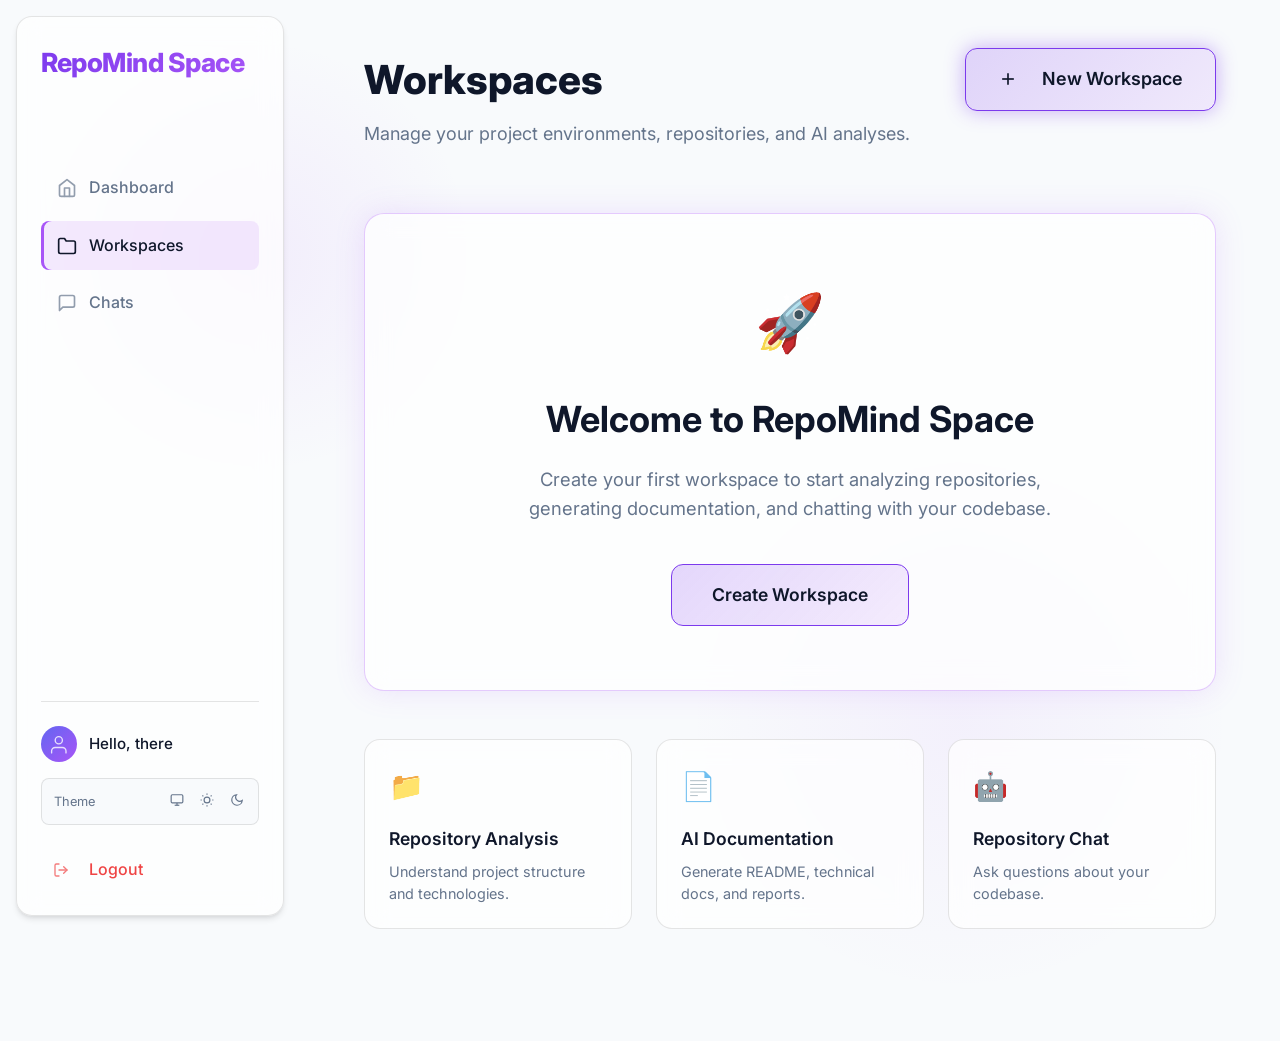
<file: pages/workspaces.html>
<!DOCTYPE html>
<html lang="en">

<head>
    <meta charset="UTF-8">
    <meta name="viewport" content="width=device-width, initial-scale=1.0">
    <title>Workspaces - RepoMind Space</title>
    <link href="https://fonts.googleapis.com/css2?family=Inter:wght@400;500;600;700&display=swap" rel="stylesheet">
    <link rel="stylesheet" href="../css/style.css">
    <style>
        .glass-card {
            background: var(--glass-bg);
            backdrop-filter: blur(12px);
            border: 1px solid var(--alpha-10);
            border-radius: 16px;
            padding: 1.5rem;
            transition: all 0.3s ease;
        }

        .stat-card {
            display: flex;
            align-items: center;
            gap: 1rem;
        }

        .search-input {
            background: var(--glass-bg);
            border: 1px solid var(--alpha-10);
            color: var(--text-main);
            padding: 14px 20px 14px 48px;
            border-radius: 12px;
            width: 100%;
            font-family: 'Inter', sans-serif;
            font-size: 1rem;
            transition: all 0.3s ease;
            backdrop-filter: blur(12px);
        }

        .search-input:focus {
            outline: none;
            border-color: rgba(168, 85, 247, 0.5);
            box-shadow: 0 0 15px rgba(124, 58, 237, 0.2);
            background: var(--glass-hover-bg);
        }

        .search-icon-wrapper {
            position: absolute;
            left: 16px;
            top: 50%;
            transform: translateY(-50%);
            color: var(--text-muted);
            pointer-events: none;
        }

        .workspace-item-card {
            background: var(--bg-dark);
            border: 1px solid var(--alpha-5);
            border-radius: 16px;
            padding: 1.5rem;
            transition: all 0.2s ease;
            cursor: pointer;
            text-decoration: none;
            display: block;
            color: var(--text-main);
        }

        .workspace-item-card:hover {
            border-color: rgba(168, 85, 247, 0.4);
            transform: translateY(-4px);
            box-shadow: 0 10px 20px rgba(168, 85, 247, 0.1);
        }

        .quick-action-link {
            display: flex;
            align-items: center;
            gap: 1rem;
            padding: 1rem;
            background: rgba(255, 255, 255, 0.03);
            border: 1px solid var(--alpha-5);
            border-radius: 12px;
            color: var(--text-main);
            text-decoration: none;
            transition: all 0.2s ease;
            margin-bottom: 0.75rem;
        }

        .quick-action-link:hover {
            background: rgba(168, 85, 247, 0.1);
            border-color: rgba(168, 85, 247, 0.3);
            transform: translateX(4px);
        }
    </style>
    <script src="../js/config.js"></script>
    <script src="../js/theme.js"></script>
</head>

<body>
    <div class="app-layout">
        <!-- Sidebar -->
        <aside class="sidebar glass-panel"
            style="margin: 1rem; padding: 1.5rem; display: flex; flex-direction: column;">
            <div class="mb-5">
                <a href="dashboard.html" class="navbar-brand" style="display: block;">RepoMind Space</a>
            </div>
            <nav class="sidebar-nav">
                <a href="dashboard.html" class="sidebar-link">
                    <svg viewBox="0 0 24 24" fill="none" stroke="currentColor" stroke-width="2" stroke-linecap="round"
                        stroke-linejoin="round">
                        <path d="M3 9l9-7 9 7v11a2 2 0 0 1-2 2H5a2 2 0 0 1-2-2z"></path>
                        <polyline points="9 22 9 12 15 12 15 22"></polyline>
                    </svg>
                    Dashboard
                </a>
                <a href="workspaces.html" class="sidebar-link active">
                    <svg viewBox="0 0 24 24" fill="none" stroke="currentColor" stroke-width="2" stroke-linecap="round"
                        stroke-linejoin="round">
                        <path d="M22 19a2 2 0 0 1-2 2H4a2 2 0 0 1-2-2V5a2 2 0 0 1 2-2h5l2 3h9a2 2 0 0 1 2 2z"></path>
                    </svg>
                    Workspaces
                </a>
                <a href="repository-chat.html" class="sidebar-link">
                    <svg viewBox="0 0 24 24" fill="none" stroke="currentColor" stroke-width="2" stroke-linecap="round"
                        stroke-linejoin="round">
                        <path d="M21 15a2 2 0 0 1-2 2H7l-4 4V5a2 2 0 0 1 2-2h14a2 2 0 0 1 2 2z"></path>
                    </svg>
                    Chats
                </a>
            </nav>
            <!-- User Profile Area (Unified) -->
            <div style="margin-top: auto; padding-top: 1.5rem; border-top: 1px solid var(--glass-border); display: flex; flex-direction: column; gap: 1rem;">
                <a href="profile.html" style="display: flex; align-items: center; gap: 0.75rem; text-decoration: none; color: var(--text-main);">
                    <div id="sidebar-avatar" style="width: 36px; height: 36px; border-radius: 50%; background: linear-gradient(135deg, #6366f1, #a855f7); display: flex; align-items: center; justify-content: center; color: white; font-weight: 600; font-size: 0.9rem; overflow: hidden; flex-shrink: 0;">
                        <svg xmlns="http://www.w3.org/2000/svg" viewBox="0 0 24 24" fill="none" stroke="currentColor" stroke-width="1.5" stroke-linecap="round" stroke-linejoin="round" style="width:60%;height:60%;color:rgba(255,255,255,0.8);"><path d="M20 21v-2a4 4 0 0 0-4-4H8a4 4 0 0 0-4 4v2"/><circle cx="12" cy="7" r="4"/></svg>
                    </div>
                    <div id="sidebar-greeting" style="font-size: 0.95rem; font-weight: 500;">Hello, there</div>
                </a>
                
                <!-- Theme Switcher Pop-out -->
                <div class="theme-switcher-container" style="background: var(--bg-dark); border: 1px solid var(--glass-border); border-radius: 8px; padding: 0.5rem; display: flex; justify-content: space-between; align-items: center;">
                    <span style="font-size: 0.8rem; color: var(--text-muted); padding-left: 0.25rem;">Theme</span>
                    <div style="display: flex; gap: 0.25rem;">
                        <button onclick="setThemeMode('system')" title="System Theme" class="theme-btn" data-theme-btn="system" style="background: transparent; border: none; color: var(--text-muted); cursor: pointer; padding: 6px; border-radius: 6px;"><svg viewBox="0 0 24 24" fill="none" stroke="currentColor" stroke-width="2" style="width: 14px; height: 14px;"><rect x="2" y="3" width="20" height="14" rx="2" ry="2"></rect><line x1="8" y1="21" x2="16" y2="21"></line><line x1="12" y1="17" x2="12" y2="21"></line></svg></button>
                        <button onclick="setThemeMode('light')" title="Light Theme" class="theme-btn" data-theme-btn="light" style="background: transparent; border: none; color: var(--text-muted); cursor: pointer; padding: 6px; border-radius: 6px;"><svg viewBox="0 0 24 24" fill="none" stroke="currentColor" stroke-width="2" style="width: 14px; height: 14px;"><circle cx="12" cy="12" r="5"></circle><line x1="12" y1="1" x2="12" y2="3"></line><line x1="12" y1="21" x2="12" y2="23"></line><line x1="4.22" y1="4.22" x2="5.64" y2="5.64"></line><line x1="18.36" y1="18.36" x2="19.78" y2="19.78"></line><line x1="1" y1="12" x2="3" y2="12"></line><line x1="21" y1="12" x2="23" y2="12"></line><line x1="4.22" y1="19.78" x2="5.64" y2="18.36"></line><line x1="18.36" y1="5.64" x2="19.78" y2="4.22"></line></svg></button>
                        <button onclick="setThemeMode('dark')" title="Dark Theme" class="theme-btn" data-theme-btn="dark" style="background: transparent; border: none; color: var(--text-muted); cursor: pointer; padding: 6px; border-radius: 6px;"><svg viewBox="0 0 24 24" fill="none" stroke="currentColor" stroke-width="2" style="width: 14px; height: 14px;"><path d="M21 12.79A9 9 0 1 1 11.21 3 7 7 0 0 0 21 12.79z"></path></svg></button>
                    </div>
                </div>

                <a href="#" class="sidebar-link" id="logoutBtn" style="color: #ef4444; margin-top: 0.5rem; padding: 0.5rem 0.75rem;">
                    <svg viewBox="0 0 24 24" fill="none" stroke="currentColor" stroke-width="2" stroke-linecap="round" stroke-linejoin="round" style="width: 1rem; height: 1rem; margin-right: 0.5rem;"><path d="M9 21H5a2 2 0 0 1-2-2V5a2 2 0 0 1 2-2h4"></path><polyline points="16 17 21 12 16 7"></polyline><line x1="21" y1="12" x2="9" y2="12"></line></svg>
                    Logout
                </a>
            </div>
        </aside>

        <!-- Main Content -->
        <main class="main-content" style="padding: 3rem 4rem;">
            <div style="max-width: 1400px; margin: 0 auto;">

                <header
                    style="display: flex; justify-content: space-between; align-items: flex-start; margin-bottom: 3rem;">
                    <div>
                        <h1 class="analysis-header-title">Workspaces</h1>
                        <p class="analysis-body-text" style="font-size: 1.125rem; margin-top: 0.5rem;">Manage your
                            project environments, repositories, and AI analyses.</p>
                    </div>
                    <a href="create-workspace.html" class="action-btn-large primary"
                        style="text-decoration: none; padding: 1rem 2rem; font-size: 1.125rem; font-weight: 600; border-radius: 12px; box-shadow: 0 0 20px rgba(124, 58, 237, 0.4);">
                        <svg width="20" height="20" viewBox="0 0 24 24" fill="none" stroke="currentColor"
                            stroke-width="2" style="margin-right: 8px;">
                            <line x1="12" y1="5" x2="12" y2="19"></line>
                            <line x1="5" y1="12" x2="19" y2="12"></line>
                        </svg>
                        New Workspace
                    </a>
                </header>

                <!-- Empty State Container (Full Width) -->
                <div id="workspacesEmptyState" style="display: block; max-width: 900px; margin: 4rem auto;">

                    <div class="glass-card"
                        style="text-align: center; padding: 4rem 3rem; border-radius: 20px; box-shadow: 0 0 30px rgba(168, 85, 247, 0.15); border-color: rgba(168, 85, 247, 0.3); margin-bottom: 3rem;">
                        <div style="font-size: 3.5rem; margin-bottom: 1.5rem;">🚀</div>
                        <h2 style="font-size: 2.25rem; font-weight: 700; color: var(--text-main); margin-bottom: 1rem;">Welcome to
                            RepoMind Space</h2>
                        <p
                            style="color: var(--text-muted); font-size: 1.15rem; max-width: 550px; margin: 0 auto 2.5rem; line-height: 1.6;">
                            Create your first workspace to start analyzing repositories, generating documentation, and
                            chatting with your codebase.
                        </p>
                        <a href="create-workspace.html" class="action-btn-large primary"
                            style="display: inline-flex; text-decoration: none; padding: 1rem 2.5rem; font-size: 1.1rem; border-radius: 12px; font-weight: 600;">Create
                            Workspace</a>
                    </div>

                    <div style="display: grid; grid-template-columns: repeat(3, 1fr); gap: 1.5rem;">
                        <div class="glass-card"
                            style="padding: 1.5rem; text-align: left; border-radius: 16px; transition: transform 0.2s ease;">
                            <div style="font-size: 1.75rem; margin-bottom: 1rem;">📁</div>
                            <h4 style="color: var(--text-main); font-weight: 600; margin-bottom: 0.5rem; font-size: 1.1rem;">
                                Repository Analysis</h4>
                            <p style="color: var(--text-muted); font-size: 0.9rem; line-height: 1.5; margin: 0;">
                                Understand project structure and technologies.</p>
                        </div>
                        <div class="glass-card"
                            style="padding: 1.5rem; text-align: left; border-radius: 16px; transition: transform 0.2s ease;">
                            <div style="font-size: 1.75rem; margin-bottom: 1rem;">📄</div>
                            <h4 style="color: var(--text-main); font-weight: 600; margin-bottom: 0.5rem; font-size: 1.1rem;">AI
                                Documentation</h4>
                            <p style="color: var(--text-muted); font-size: 0.9rem; line-height: 1.5; margin: 0;">
                                Generate README, technical docs, and reports.</p>
                        </div>
                        <div class="glass-card"
                            style="padding: 1.5rem; text-align: left; border-radius: 16px; transition: transform 0.2s ease;">
                            <div style="font-size: 1.75rem; margin-bottom: 1rem;">🤖</div>
                            <h4 style="color: var(--text-main); font-weight: 600; margin-bottom: 0.5rem; font-size: 1.1rem;">
                                Repository Chat</h4>
                            <p style="color: var(--text-muted); font-size: 0.9rem; line-height: 1.5; margin: 0;">Ask
                                questions about your codebase.</p>
                        </div>
                    </div>
                </div>

                <!-- Populated State Container -->
                <div id="workspacesPopulatedState" style="display: none;">
                    <div>
                            <!-- Statistics Row -->
                            <div
                                style="display: grid; grid-template-columns: repeat(4, 1fr); gap: 1.5rem; margin-bottom: 2.5rem;">
                                <div class="glass-card stat-card">
                                    <div
                                        style="background: rgba(168, 85, 247, 0.15); padding: 1rem; border-radius: 12px; color: #a855f7;">
                                        <svg width="24" height="24" viewBox="0 0 24 24" fill="none"
                                            stroke="currentColor" stroke-width="2">
                                            <path
                                                d="M22 19a2 2 0 0 1-2 2H4a2 2 0 0 1-2-2V5a2 2 0 0 1 2-2h5l2 3h9a2 2 0 0 1 2 2z">
                                            </path>
                                        </svg>
                                    </div>
                                    <div>
                                        <div
                                            style="color: var(--text-muted); font-size: 0.75rem; text-transform: uppercase; font-weight: 600;">
                                            Workspaces</div>
                                        <div style="font-size: 1.5rem; font-weight: 700; color: var(--text-main);"
                                            id="statTotalWorkspaces">0</div>
                                    </div>
                                </div>
                                <div class="glass-card stat-card">
                                    <div
                                        style="background: rgba(59, 130, 246, 0.15); padding: 1rem; border-radius: 12px; color: #3b82f6;">
                                        <svg width="24" height="24" viewBox="0 0 24 24" fill="none"
                                            stroke="currentColor" stroke-width="2">
                                            <path
                                                d="M9 19c-5 1.5-5-2.5-7-3m14 6v-3.87a3.37 3.37 0 0 0-.94-2.61c3.14-.35 6.44-1.54 6.44-7A5.44 5.44 0 0 0 20 4.77 5.07 5.07 0 0 0 19.91 1S18.73.65 16 2.48a13.38 13.38 0 0 0-7 0C6.27.65 5.09 1 5.09 1A5.07 5.07 0 0 0 5 4.77a5.44 5.44 0 0 0-1.5 3.78c0 5.42 3.3 6.61 6.44 7A3.37 3.37 0 0 0 9 18.13V22">
                                            </path>
                                        </svg>
                                    </div>
                                    <div>
                                        <div
                                            style="color: var(--text-muted); font-size: 0.75rem; text-transform: uppercase; font-weight: 600;">
                                            Repositories</div>
                                        <div style="font-size: 1.5rem; font-weight: 700; color: var(--text-main);"
                                            id="statRepositories">0</div>
                                    </div>
                                </div>
                                <div class="glass-card stat-card">
                                    <div
                                        style="background: rgba(16, 185, 129, 0.15); padding: 1rem; border-radius: 12px; color: #10b981;">
                                        <svg width="24" height="24" viewBox="0 0 24 24" fill="none"
                                            stroke="currentColor" stroke-width="2">
                                            <path d="M14 2H6a2 2 0 0 0-2 2v16a2 2 0 0 0 2 2h12a2 2 0 0 0 2-2V8z"></path>
                                            <polyline points="14 2 14 8 20 8"></polyline>
                                        </svg>
                                    </div>
                                    <div>
                                        <div
                                            style="color: var(--text-muted); font-size: 0.75rem; text-transform: uppercase; font-weight: 600;">
                                            Artifacts</div>
                                        <div style="font-size: 1.5rem; font-weight: 700; color: var(--text-main);"
                                            id="statArtifacts">0</div>
                                    </div>
                                </div>
                                <div class="glass-card stat-card">
                                    <div
                                        style="background: rgba(245, 158, 11, 0.15); padding: 1rem; border-radius: 12px; color: #f59e0b;">
                                        <svg width="24" height="24" viewBox="0 0 24 24" fill="none"
                                            stroke="currentColor" stroke-width="2">
                                            <path d="M21 15a2 2 0 0 1-2 2H7l-4 4V5a2 2 0 0 1 2-2h14a2 2 0 0 1 2 2z">
                                            </path>
                                        </svg>
                                    </div>
                                    <div>
                                        <div
                                            style="color: var(--text-muted); font-size: 0.75rem; text-transform: uppercase; font-weight: 600;">
                                            AI Chats</div>
                                        <div style="font-size: 1.5rem; font-weight: 700; color: var(--text-main);" id="statChats">0
                                        </div>
                                    </div>
                                </div>
                            </div>

                            <!-- Search Bar -->
                            <div style="position: relative; margin-bottom: 2.5rem;">
                                <div class="search-icon-wrapper">
                                    <svg width="18" height="18" viewBox="0 0 24 24" fill="none" stroke="currentColor"
                                        stroke-width="2">
                                        <circle cx="11" cy="11" r="8"></circle>
                                        <line x1="21" y1="21" x2="16.65" y2="16.65"></line>
                                    </svg>
                                </div>
                                <input type="text" class="search-input"
                                    placeholder="Search workspaces, repositories, or tech stacks...">
                            </div>

                            <!-- Workspaces Grid (3-col, full width) -->
                            <div style="display: grid; grid-template-columns: repeat(3, 1fr); gap: 1.5rem;"
                                id="workspacesList">
                                <!-- Javascript will inject the cards here -->
                            </div>
                        </div>
                    </div>
                </div>
            </div>
        </main>
    </div>
    <script src="../js/auth.js"></script>
    <script src="../js/user-profile.js"></script>
    <script src="../js/workspace.js?v=4"></script>
</body>

</html>
</file>
<file: css/style.css>
:root {
  --primary-color: #7c3aed;
  --primary-hover: #6d28d9;
  --bg-dark: #1e1b2e;
  --bg-card: #2e2844;
  --text-main: #f8fafc;
  --text-muted: #cbd5e1;
  --border-color: #4a4066;
  --success: #10b981;
  --error: #ef4444;
  --warning: #f59e0b;
  --glass-bg: rgba(46, 40, 68, 0.6);
  --glass-border: var(--alpha-10);
  --glass-hover-bg: rgba(46, 40, 68, 0.8);
  --alpha-5: rgba(255, 255, 255, 0.05);
  --alpha-10: rgba(255, 255, 255, 0.1);
  --alpha-20: rgba(255, 255, 255, 0.2);
  --alpha-30: rgba(255, 255, 255, 0.3);}

:root[data-theme="light"] {
  --bg-dark: #f8fafc;
  --bg-card: #ffffff;
  --text-main: #0f172a;
  --text-muted: #64748b;
  --border-color: #e2e8f0;
  --glass-bg: rgba(255, 255, 255, 0.7);
  --glass-border: rgba(0, 0, 0, 0.1);
  --glass-hover-bg: rgba(255, 255, 255, 0.9);
  --alpha-5: rgba(0, 0, 0, 0.05);
  --alpha-10: rgba(0, 0, 0, 0.1);
  --alpha-20: rgba(0, 0, 0, 0.2);
  --alpha-30: rgba(0, 0, 0, 0.3);

}

* {
  box-sizing: border-box;
  margin: 0;
  padding: 0;
}

body {
  font-family: 'Inter', system-ui, sans-serif;
  background-color: var(--bg-dark);
  color: var(--text-main);
  line-height: 1.6;
}

a {
  color: var(--primary-color);
  text-decoration: none;
  transition: color 0.3s ease;
}

a:hover {
  color: var(--primary-hover);
}

.container {
  max-width: 1200px;
  margin: 0 auto;
  padding: 0 2rem;
}

/* Navbar */
.navbar {
  display: flex;
  justify-content: space-between;
  align-items: center;
  padding: 1.5rem 0;
  border-bottom: 1px solid var(--border-color);
}

.navbar-brand {
  font-size: 1.65rem;
  font-weight: 800;
  text-decoration: none;
  background: linear-gradient(135deg, var(--primary-color), #a855f7);
  -webkit-background-clip: text;
  -webkit-text-fill-color: transparent;
  letter-spacing: -0.5px;
  white-space: nowrap;
}

.navbar-nav {
  display: flex;
  gap: 1.5rem;
  align-items: center;
}

/* Buttons */
.btn {
  display: inline-flex;
  align-items: center;
  justify-content: center;
  padding: 0.75rem 1.5rem;
  border-radius: 0.5rem;
  font-weight: 500;
  cursor: pointer;
  transition: all 0.2s ease;
  border: none;
  font-size: 1rem;
}

.btn-primary {
  background-color: var(--primary-color);
  color: var(--text-main);
}

.btn-primary:hover {
  background-color: var(--primary-hover);
  color: white !important;
  transform: translateY(-1px);
  box-shadow: 0 0 15px rgba(99, 102, 241, 0.4);
}

.btn-secondary {
  background-color: transparent;
  border: 1px solid var(--border-color);
  color: var(--text-main);
}

.btn-secondary:hover {
  background-color: var(--bg-card);
}

/* Cards */
.card {
  background-color: var(--bg-card);
  border-radius: 1rem;
  padding: 2rem;
  border: 1px solid var(--border-color);
  box-shadow: 0 4px 6px -1px rgb(0 0 0 / 0.1);
}

/* Forms */
.form-group {
  margin-bottom: 1.5rem;
}

.form-label {
  display: block;
  margin-bottom: 0.5rem;
  font-weight: 500;
  color: var(--text-muted);
}

.form-control {
  width: 100%;
  padding: 0.75rem 1rem;
  background-color: var(--bg-dark);
  border: 1px solid var(--border-color);
  border-radius: 0.5rem;
  color: var(--text-main);
  font-family: inherit;
  transition: border-color 0.2s;
}

.form-control:focus {
  outline: none;
  border-color: var(--primary-color);
}

/* Utility */
.text-center {
  text-align: center;
}

.mb-1 {
  margin-bottom: 0.5rem;
}

.mb-2 {
  margin-bottom: 1rem;
}

.mb-4 {
  margin-bottom: 2rem;
}

.mb-5 {
  margin-bottom: 3rem;
}

.mt-4 {
  margin-top: 2rem;
}

/* Dashboard Layout */
.app-layout {
  display: grid;
  grid-template-columns: 300px 1fr;
  min-height: 100vh;
}

.sidebar {
  background-color: var(--bg-card);
  border-right: 1px solid var(--border-color);
  padding: 1.5rem;
  display: flex;
  flex-direction: column;
  height: 100vh;
  position: sticky;
  top: 0;
}

.sidebar-nav {
  display: flex;
  flex-direction: column;
  gap: 0.5rem;
  margin-top: 2rem;
}

.sidebar-link {
  padding: 0.75rem 1rem;
  border-radius: 0.5rem;
  color: var(--text-muted);
  transition: all 0.2s;
}

.sidebar-link:hover {
  background-color: rgba(168, 85, 247, 0.08);
  color: var(--text-main);
}

.sidebar-link.active {
  background-color: rgba(168, 85, 247, 0.12);
  color: var(--text-main);
  box-shadow: inset 3px 0 0 #a855f7;
}

.main-content {
  padding: 3rem;
  overflow-y: auto;
}

/* Grid System */
.grid {
  display: grid;
  gap: 2rem;
}

.grid-cols-2 {
  grid-template-columns: repeat(2, 1fr);
}

.grid-cols-3 {
  grid-template-columns: repeat(3, 1fr);
}

.grid-cols-4 {
  grid-template-columns: repeat(4, 1fr);
}

/* Auth Split Layout */
.auth-split {
  display: flex;
  min-height: 100vh;
  background-color: #1e1b2e;
  /* dark purple/black background */
  color: var(--text-main);
  padding: 1rem;
  gap: 1rem;
}

.auth-split-left {
  flex: 1;
  border-radius: 1rem;
  background: linear-gradient(135deg, #4f46e5 0%, #1e1b4b 100%);
  background-image: url('https://images.unsplash.com/photo-1618005182384-a83a8bd57fbe?q=80&w=1470&auto=format&fit=crop');
  /* Abstract fluid/tech matching the AI theme */
  background-size: cover;
  background-position: center;
  position: relative;
  display: flex;
  flex-direction: column;
  justify-content: space-between;
  padding: 2.5rem;
  overflow: hidden;
  animation: bgSlideshow 15s infinite;
}

@keyframes bgSlideshow {

  0%,
  100% {
    background-image: url('https://images.unsplash.com/photo-1618005182384-a83a8bd57fbe?q=80&w=1470&auto=format&fit=crop');
  }

  33.33% {
    background-image: url('https://images.unsplash.com/photo-1550751827-4bd374c3f58b?q=80&w=1470&auto=format&fit=crop');
  }

  66.66% {
    background-image: url('https://images.unsplash.com/photo-1451187580459-43490279c0fa?q=80&w=1470&auto=format&fit=crop');
  }
}

.indicator {
  width: 2rem;
  height: 3px;
  background: var(--alpha-30);
  border-radius: 2px;
  transition: background 0.3s;
  animation: slideIndicator 15s infinite;
}

.indicator:nth-child(1) {
  animation-delay: 0s;
}

.indicator:nth-child(2) {
  animation-delay: -10s;
}

.indicator:nth-child(3) {
  animation-delay: -5s;
}

@keyframes slideIndicator {

  0%,
  30% {
    background: white;
  }

  33%,
  100% {
    background: var(--alpha-30);
  }
}

.auth-split-left::before {
  content: '';
  position: absolute;
  top: 0;
  left: 0;
  right: 0;
  bottom: 0;
  background: rgba(30, 27, 46, 0.5);
  /* dark tint overlay */
  z-index: 1;
}

.auth-split-left>* {
  position: relative;
  z-index: 2;
}

.auth-header {
  display: flex;
  justify-content: space-between;
  align-items: center;
}

.auth-brand {
  font-size: 1.75rem;
  font-weight: 800;
  color: var(--text-main);
  letter-spacing: 1px;
  text-shadow: 0 0 10px rgba(168, 85, 247, 0.6), 0 0 20px rgba(168, 85, 247, 0.4);
}

.version-text {
  font-size: 11.5px;
  color: var(--text-muted);
  opacity: 0.7;
  letter-spacing: 0.02em;
  font-weight: 500;
  display: block;
  margin-top: 0.15rem;
}

.version-text.auth-version {
  color: rgba(255, 255, 255, 0.6);
}

.auth-back {
  color: rgba(255, 255, 255, 0.8);
  font-size: 0.875rem;
  background: var(--alpha-10);
  padding: 0.5rem 1rem;
  border-radius: 2rem;
  transition: all 0.2s;
}

.auth-back:hover {
  background: var(--alpha-20);
  color: var(--text-main);
}

.auth-hero-text h1 {
  font-size: 2.5rem;
  color: var(--text-main);
  line-height: 1.2;
  margin-bottom: 2rem;
  max-width: 400px;
}

.auth-split-right {
  flex: 1;
  display: flex;
  flex-direction: column;
  justify-content: center;
  align-items: center;
  padding: 2rem;
}

.auth-form-wrapper {
  width: 100%;
  max-width: 420px;
}

.auth-form-wrapper h2 {
  font-size: 2.5rem;
  margin-bottom: 0.5rem;
  font-weight: 600;
}

.auth-subtitle {
  color: var(--text-muted);
  margin-bottom: 2.5rem;
}

.auth-form-wrapper .form-control {
  background-color: var(--alpha-5);
  border: 1px solid var(--alpha-10);
  padding: 1rem;
  border-radius: 0.5rem;
  font-size: 1rem;
  transition: all 0.2s ease;
}

.auth-form-wrapper .form-control:focus {
  border-color: #a78bfa;
  background-color: var(--alpha-5);
  box-shadow: 0 0 0 2px rgba(167, 139, 250, 0.2);
}

.auth-form-wrapper .btn-primary {
  padding: 1rem;
  width: 100%;
  font-size: 1rem;
  border-radius: 0.5rem;
  margin-top: 1rem;
  background-color: #7c3aed;
  /* purple-ish button */
  border: none;
  font-weight: 500;
}

.auth-form-wrapper .btn-primary:hover {
  background-color: #6d28d9;
  box-shadow: 0 0 15px rgba(124, 58, 237, 0.4);
}

.social-login {
  display: flex;
  gap: 1rem;
  margin-top: 1.5rem;
}

.btn-social {
  flex: 1;
  background: transparent;
  border: 1px solid var(--alpha-10);
  color: var(--text-main);
  padding: 0.75rem;
  border-radius: 0.5rem;
  display: flex;
  justify-content: center;
  align-items: center;
  gap: 0.5rem;
  cursor: pointer;
  transition: all 0.2s;
  font-family: inherit;
  font-size: 0.875rem;
}

.btn-social:hover {
  background: var(--alpha-5);
}

.divider {
  display: flex;
  align-items: center;
  text-align: center;
  margin: 2rem 0;
  color: var(--text-muted);
  font-size: 0.875rem;
}

.divider::before,
.divider::after {
  content: '';
  flex: 1;
  border-bottom: 1px solid var(--alpha-10);
}

.divider:not(:empty)::before {
  margin-right: 1rem;
}

.divider:not(:empty)::after {
  margin-left: 1rem;
}

/* Animations */
@keyframes fadeInUp {
  from {
    opacity: 0;
    transform: translateY(20px);
  }

  to {
    opacity: 1;
    transform: translateY(0);
  }
}

.animate-fade-up {
  animation: fadeInUp 0.6s ease-out forwards;
  opacity: 0;
}

.delay-100 {
  animation-delay: 100ms;
}

.delay-200 {
  animation-delay: 200ms;
}

.delay-300 {
  animation-delay: 300ms;
}

/* Neon Accents & Glowing Cards */
.glow-card {
  position: relative;
  border: 1px solid rgba(168, 85, 247, 0.2);
  box-shadow: 0 4px 20px -2px rgba(99, 102, 241, 0.1);
  transition: all 0.3s ease;
}

.glow-card:hover {
  border-color: rgba(168, 85, 247, 0.5);
  box-shadow: 0 0 20px rgba(168, 85, 247, 0.2), inset 0 0 10px rgba(99, 102, 241, 0.1);
  transform: translateY(-3px);
}

.glow-card .metric-value {
  font-size: 2.5rem;
  font-weight: 800;
  background: linear-gradient(to right, #a855f7, #6366f1);
  -webkit-background-clip: text;
  -webkit-text-fill-color: transparent;
}

/* Dashboard App Layout Enhancements */
.app-layout {
  position: relative;
  background-color: var(--bg-dark);
}

.app-layout::before {
  content: '';
  position: absolute;
  top: 0;
  left: 0;
  width: 40vw;
  height: 40vw;
  background: radial-gradient(circle, rgba(168, 85, 247, 0.08) 0%, transparent 60%);
  pointer-events: none;
  z-index: 0;
}

.app-layout::after {
  content: '';
  position: absolute;
  bottom: 0;
  right: 0;
  width: 50vw;
  height: 50vw;
  background: radial-gradient(circle, rgba(168, 85, 247, 0.06) 0%, transparent 60%);
  pointer-events: none;
  z-index: 0;
}

.sidebar,
.main-content {
  position: relative;
  z-index: 10;
}

/* Glassmorphism Panel */
.glass-panel {
  background: var(--glass-bg);
  backdrop-filter: blur(12px);
  -webkit-backdrop-filter: blur(12px);
  border: 1px solid var(--glass-border);
  border-radius: 1rem;
  padding: 2rem;
  box-shadow: 0 4px 6px -1px rgba(0, 0, 0, 0.1), 0 2px 4px -1px rgba(0, 0, 0, 0.06);
}

/* Sidebar Icons */
.sidebar-link {
  display: flex;
  align-items: center;
  gap: 0.75rem;
  font-weight: 500;
}

.sidebar-link svg {
  width: 1.25rem;
  height: 1.25rem;
  opacity: 0.7;
  transition: opacity 0.2s;
}

.sidebar-link:hover svg,
.sidebar-link.active svg {
  opacity: 1;
}

/* Dashboard Metric Cards */
.metric-header {
  display: flex;
  justify-content: space-between;
  align-items: center;
  margin-bottom: 0.5rem;
}

.metric-icon {
  padding: 0.5rem;
  border-radius: 0.5rem;
  background: rgba(99, 102, 241, 0.1);
  color: var(--primary-color);
  display: flex;
}

.trend-up {
  font-size: 0.75rem;
  color: var(--success);
  font-weight: 600;
  margin-top: 0.25rem;
}

/* Onboarding Progress */
.progress-container {
  width: 100%;
  height: 6px;
  background: var(--alpha-10);
  border-radius: 3px;
  margin: 1rem 0;
  overflow: hidden;
}

.progress-bar {
  height: 100%;
  background: linear-gradient(to right, #6366f1, #a855f7);
  width: 0%;
  /* Default 0 */
  transition: width 0.5s ease;
}

.checklist {
  list-style: none;
  margin-bottom: 1.5rem;
}

.checklist li {
  display: flex;
  align-items: center;
  gap: 0.75rem;
  margin-bottom: 0.5rem;
  color: var(--text-muted);
}

.checklist li svg {
  color: var(--border-color);
}

.checklist li.completed {
  color: var(--text-main);
}

.checklist li.completed svg {
  color: var(--success);
}

/* Quick Actions */
.quick-action-card {
  display: flex;
  flex-direction: column;
  align-items: flex-start;
  padding: 1.5rem;
  background: var(--alpha-5);
  border: 1px solid var(--glass-border);
  border-radius: 0.75rem;
  cursor: pointer;
  transition: all 0.2s ease;
  text-decoration: none;
  color: var(--text-main);
}

.quick-action-card:hover {
  background: rgba(99, 102, 241, 0.05);
  border-color: rgba(99, 102, 241, 0.3);
  transform: translateY(-2px);
  box-shadow: 0 4px 15px rgba(99, 102, 241, 0.1);
}

.quick-action-icon {
  padding: 0.75rem;
  border-radius: 0.5rem;
  background: var(--alpha-5);
  margin-bottom: 1rem;
  transition: background 0.2s;
}

.quick-action-card:hover .quick-action-icon {
  background: rgba(99, 102, 241, 0.2);
  color: #a855f7;
}

/* AI Assistant FAB */
.ai-fab {
  position: fixed;
  bottom: 2rem;
  right: 2rem;
  background: linear-gradient(135deg, #6366f1, #a855f7);
  color: var(--text-main);
  padding: 0.75rem 1.25rem;
  border-radius: 2rem;
  display: flex;
  align-items: center;
  gap: 0.5rem;
  font-weight: 600;
  box-shadow: 0 4px 15px rgba(168, 85, 247, 0.4);
  cursor: pointer;
  transition: all 0.2s ease;
  z-index: 100;
  border: 1px solid var(--alpha-20);
}

.ai-fab:hover {
  transform: translateY(-3px) scale(1.02);
  box-shadow: 0 6px 20px rgba(168, 85, 247, 0.6);
}

/* Onboarding Layout */
.onboarding-container {
  max-width: 1400px;
  margin: 0 auto;
}

.onboarding-layout {
  display: grid;
  grid-template-columns: 2fr 1fr;
  gap: 2.5rem;
  align-items: start;
}

/* Workspaces Layout */
.content-with-sidebar {
  display: grid;
  grid-template-columns: 1fr 300px;
  gap: 2rem;
}

.side-panel {
  border-left: 1px solid var(--border-color);
  padding-left: 2rem;
  display: flex;
  flex-direction: column;
  gap: 2rem;
}

.search-wrapper {
  position: relative;
  width: 100%;
  max-width: 400px;
}

.search-input {
  width: 100%;
  padding: 0.75rem 1rem 0.75rem 2.5rem;
  background-color: var(--bg-dark);
  border: 1px solid var(--border-color);
  border-radius: 0.5rem;
  color: var(--text-main);
  transition: all 0.2s;
}

.search-input:focus {
  outline: none;
  border-color: var(--primary-color);
  box-shadow: 0 0 0 2px rgba(124, 58, 237, 0.2);
}

.search-icon {
  position: absolute;
  left: 0.75rem;
  top: 50%;
  transform: translateY(-50%);
  color: var(--text-muted);
}

.tech-badge {
  display: inline-block;
  padding: 0.25rem 0.75rem;
  font-size: 0.75rem;
  border-radius: 1rem;
  background: rgba(124, 58, 237, 0.1);
  color: #a78bfa;
  border: 1px solid rgba(124, 58, 237, 0.2);
  margin-right: 0.5rem;
  margin-bottom: 0.5rem;
}

.activity-item {
  display: flex;
  gap: 1rem;
  margin-bottom: 1.5rem;
  position: relative;
}

.activity-item::before {
  content: '';
  position: absolute;
  left: 0.5rem;
  top: 1.5rem;
  bottom: -1.5rem;
  width: 1px;
  background: var(--border-color);
}

.activity-item:last-child::before {
  display: none;
}

.activity-icon {
  width: 1rem;
  height: 1rem;
  border-radius: 50%;
  background: var(--bg-card);
  border: 2px solid var(--primary-color);
  z-index: 1;
  margin-top: 0.25rem;
  flex-shrink: 0;
}

.activity-content h4 {
  font-size: 0.875rem;
  margin-bottom: 0.15rem;
}

.activity-content p {
  font-size: 0.75rem;
  color: var(--text-muted);
}

/* Create Workspace Redesign Enhancements */
.stepper {
  display: flex;
  align-items: center;
  gap: 1.5rem;
  margin-top: 1.5rem;
  margin-bottom: 2rem;
}

.step-item {
  display: flex;
  align-items: center;
  gap: 0.5rem;
  font-size: 0.875rem;
  color: var(--text-muted);
  font-weight: 500;
}

.step-item.active {
  color: #a78bfa;
}

.step-number {
  display: flex;
  align-items: center;
  justify-content: center;
  width: 1.5rem;
  height: 1.5rem;
  border-radius: 50%;
  background: var(--alpha-10);
  font-size: 0.75rem;
}

.step-item.active .step-number {
  background: var(--primary-color);
  color: var(--text-main);
}

.helper-text {
  font-size: 0.75rem;
  color: var(--text-muted);
  margin-top: 0.5rem;
  display: block;
}

.pill-tabs {
  display: inline-flex;
  background: rgba(0, 0, 0, 0.2);
  padding: 0.35rem;
  border-radius: 2rem;
  gap: 0.25rem;
  margin-bottom: 2rem;
  border: 1px solid var(--glass-border);
}

.pill-btn {
  background: transparent;
  border: none;
  color: var(--text-muted);
  font-size: 0.875rem;
  font-weight: 500;
  cursor: pointer;
  padding: 0.5rem 1.25rem;
  border-radius: 1.5rem;
  transition: all 0.3s ease;
}

.pill-btn:hover {
  color: var(--text-main);
  background: var(--alpha-5);
}

.pill-btn.active {
  background: linear-gradient(135deg, #7c3aed, #6d28d9);
  color: var(--text-main);
  box-shadow: 0 4px 12px rgba(124, 58, 237, 0.3);
}

.upload-dropzone {
  border: 2px dashed var(--border-color);
  border-radius: 0.75rem;
  padding: 3rem 2rem;
  text-align: center;
  background: var(--alpha-5);
  cursor: pointer;
  transition: all 0.2s ease;
  display: flex;
  flex-direction: column;
  align-items: center;
  gap: 1rem;
}

.upload-dropzone:hover,
.upload-dropzone.dragover {
  border-color: var(--primary-color);
  background: rgba(124, 58, 237, 0.05);
}

.upload-icon {
  width: 3rem;
  height: 3rem;
  color: var(--primary-color);
  opacity: 0.8;
}

.trust-badges {
  display: flex;
  gap: 1.5rem;
  justify-content: center;
  margin-top: 2rem;
  flex-wrap: wrap;
}

.trust-badge {
  display: flex;
  align-items: center;
  gap: 0.5rem;
  font-size: 0.75rem;
  color: var(--text-muted);
}

.analysis-container {
  max-width: 1400px;
  margin: 0 auto;
  padding: 48px 56px;
  width: 100%;
}

.analysis-header-title {
  font-size: 40px;
  font-weight: 800;
  margin-bottom: 0.5rem;
  color: var(--text-main);
}

.analysis-section-title {
  font-size: 22px;
  font-weight: 700;
  margin-bottom: 1.5rem;
  color: var(--text-main);
}

.analysis-body-text {
  font-size: 16px;
  color: var(--text-muted);
  line-height: 1.6;
}

.analysis-card-value {
  font-size: 36px;
  font-weight: 800;
  color: var(--text-main);
  margin-bottom: 0.5rem;
}

.analysis-grid-65-35 {
  display: grid;
  grid-template-columns: 65% 1fr;
  gap: 36px;
  margin-bottom: 40px;
}

.analysis-grid-4 {
  display: grid;
  grid-template-columns: repeat(4, 1fr);
  gap: 32px;
  margin-bottom: 40px;
}

.analysis-grid-2 {
  display: grid;
  grid-template-columns: 1fr 1fr;
  gap: 36px;
  margin-bottom: 40px;
}

.analysis-card {
  background: rgba(30, 27, 46, 0.6);
  backdrop-filter: blur(12px);
  border: 1px solid var(--alpha-10);
  border-radius: 1rem;
  padding: 32px;
  transition: all 0.3s ease;
  position: relative;
  overflow: hidden;
  display: flex;
  flex-direction: column;
}

.analysis-card:hover {
  border-color: rgba(168, 85, 247, 0.4);
  box-shadow: 0 10px 30px rgba(0, 0, 0, 0.3), 0 0 20px rgba(124, 58, 237, 0.15);
  transform: translateY(-4px);
}

.analysis-card-inner-grid {
  display: flex;
  flex-direction: column;
  gap: 1.5rem;
}

.tree-panel {
  background: #0f0d14;
  border: 1px solid var(--glass-border);
  border-radius: 0.75rem;
  padding: 24px;
  font-family: 'Fira Code', 'Courier New', Courier, monospace;
  font-size: 16px;
  color: #a78bfa;
  line-height: 1.6;
  overflow-x: auto;
  position: relative;
  box-shadow: inset 0 0 20px rgba(0, 0, 0, 0.5);
  flex-grow: 1;
}

.insight-item {
  background: var(--alpha-5);
  border: 1px solid rgba(168, 85, 247, 0.15);
  border-radius: 0.75rem;
  padding: 1.5rem;
  display: flex;
  flex-direction: column;
  gap: 0.5rem;
}

.action-btn-large {
  display: flex;
  align-items: center;
  justify-content: flex-start;
  gap: 1rem;
  padding: 1.25rem 1.5rem;
  background: var(--alpha-5);
  border: 1px solid var(--alpha-10);
  border-radius: 0.75rem;
  color: var(--text-main);
  text-decoration: none;
  transition: all 0.2s;
  font-weight: 600;
  font-size: 16px;
}

.action-btn-large:hover {
  background: var(--alpha-10);
  border-color: rgba(168, 85, 247, 0.4);
  transform: translateX(4px);
}

.action-btn-large.primary {
  background: linear-gradient(135deg, rgba(124, 58, 237, 0.2), rgba(168, 85, 247, 0.1));
  border-color: var(--primary-color);
  color: var(--text-main);
}

.action-btn-large.primary:hover {
  background: var(--primary-color);
  box-shadow: 0 4px 15px rgba(124, 58, 237, 0.4);
  transform: translateX(4px);
}

@media (max-width: 1024px) {

  .analysis-grid-65-35,
  .analysis-grid-4,
  .analysis-grid-2 {
    grid-template-columns: 1fr;
  }
}


.meta-badges {
  display: flex;
  gap: 1rem;
  flex-wrap: wrap;
  margin-top: 1.5rem;
}

.meta-badge {
  display: inline-flex;
  align-items: center;
  gap: 0.5rem;
  padding: 0.4rem 0.8rem;
  background: var(--alpha-5);
  border: 1px solid var(--alpha-10);
  border-radius: 2rem;
  font-size: 0.75rem;
  color: var(--text-muted);
  backdrop-filter: blur(4px);
}

.meta-badge svg {
  color: var(--primary-color);
}

.hero-summary-card {
  display: grid;
  grid-template-columns: 2fr 1fr;
  gap: 2rem;
  background: linear-gradient(145deg, rgba(46, 40, 68, 0.6) 0%, rgba(30, 27, 46, 0.8) 100%);
  border: 1px solid rgba(168, 85, 247, 0.2);
  border-radius: 1rem;
  padding: 2.5rem;
  position: relative;
  overflow: hidden;
}

.hero-summary-card::before {
  content: '';
  position: absolute;
  top: -50%;
  left: -50%;
  width: 200%;
  height: 200%;
  background: radial-gradient(circle, rgba(168, 85, 247, 0.05) 0%, transparent 50%);
  pointer-events: none;
}

.health-card {
  display: flex;
  flex-direction: column;
  align-items: center;
  justify-content: center;
  border-left: 1px solid var(--alpha-10);
  padding-left: 2rem;
}

.circular-progress {
  position: relative;
  width: 120px;
  height: 120px;
  display: flex;
  align-items: center;
  justify-content: center;
  margin-bottom: 1rem;
}

.circular-progress svg {
  position: absolute;
  top: 0;
  left: 0;
  transform: rotate(-90deg);
}

.progress-circle-path {
  transition: stroke-dashoffset 0.5s ease-out;
  filter: drop-shadow(0 0 8px rgba(124, 58, 237, 0.6));
}

.circular-progress-value {
  font-size: 1.75rem;
  font-weight: 700;
  color: var(--text-main);
  z-index: 1;
}

.tech-pill {
  display: inline-block;
  padding: 0.4rem 1rem;
  background: rgba(124, 58, 237, 0.15);
  border: 1px solid rgba(124, 58, 237, 0.3);
  color: #c4b5fd;
  border-radius: 2rem;
  font-size: 0.875rem;
  font-weight: 500;
  box-shadow: inset 0 0 10px rgba(124, 58, 237, 0.1);
}

.metric-card-premium {
  position: relative;
  background: rgba(46, 40, 68, 0.4);
  backdrop-filter: blur(8px);
  border: 1px solid var(--glass-border);
  border-radius: 1rem;
  padding: 1.5rem;
  transition: all 0.3s ease;
  overflow: hidden;
}

.metric-card-premium:hover {
  transform: translateY(-5px);
  border-color: rgba(168, 85, 247, 0.4);
  box-shadow: 0 10px 25px rgba(0, 0, 0, 0.2), 0 0 15px rgba(124, 58, 237, 0.2);
}

.metric-card-premium::after {
  content: '';
  position: absolute;
  top: 0;
  left: 0;
  right: 0;
  height: 2px;
  background: linear-gradient(90deg, transparent, var(--primary-color), transparent);
  opacity: 0;
  transition: opacity 0.3s;
}

.metric-card-premium:hover::after {
  opacity: 1;
}

.metric-header-premium {
  display: flex;
  align-items: center;
  gap: 0.75rem;
  color: var(--text-muted);
  font-size: 0.875rem;
  margin-bottom: 1rem;
}

.metric-icon-premium {
  padding: 0.5rem;
  background: var(--alpha-5);
  border-radius: 0.5rem;
  color: var(--primary-color);
  display: flex;
}

.tree-panel {
  background: #110f18;
  border: 1px solid var(--glass-border);
  border-radius: 0.75rem;
  padding: 1.5rem;
  font-family: 'Fira Code', 'Courier New', Courier, monospace;
  font-size: 0.875rem;
  color: #a78bfa;
  line-height: 1.5;
  overflow-x: auto;
  position: relative;
  box-shadow: inset 0 0 20px rgba(0, 0, 0, 0.5);
}

.tree-panel .copy-btn {
  position: absolute;
  top: 1rem;
  right: 1rem;
  background: var(--alpha-10);
  border: none;
  color: var(--text-main);
  padding: 0.4rem 0.8rem;
  border-radius: 0.4rem;
  font-size: 0.75rem;
  cursor: pointer;
  display: flex;
  align-items: center;
  gap: 0.4rem;
  transition: background 0.2s;
}

.tree-panel .copy-btn:hover {
  background: var(--alpha-20);
}

.insight-grid {
  display: grid;
  grid-template-columns: repeat(3, 1fr);
  gap: 1.5rem;
}

.insight-card {
  background: rgba(30, 27, 46, 0.6);
  border: 1px solid rgba(168, 85, 247, 0.15);
  border-radius: 0.75rem;
  padding: 1.5rem;
  display: flex;
  flex-direction: column;
  gap: 0.5rem;
}

.action-panel-grid {
  display: grid;
  grid-template-columns: repeat(4, 1fr);
  gap: 1rem;
}

.action-btn {
  display: flex;
  flex-direction: column;
  align-items: center;
  justify-content: center;
  gap: 0.75rem;
  padding: 1.5rem;
  background: var(--alpha-5);
  border: 1px solid var(--glass-border);
  border-radius: 0.75rem;
  color: var(--text-main);
  text-decoration: none;
  transition: all 0.2s;
  text-align: center;
  font-weight: 500;
}

.action-btn:hover {
  background: var(--alpha-10);
  border-color: var(--alpha-20);
  transform: translateY(-2px);
}

.action-btn.primary {
  background: rgba(124, 58, 237, 0.1);
  border-color: var(--primary-color);
  color: var(--text-main);
}

.action-btn.primary:hover {
  background: var(--primary-color);
  box-shadow: 0 4px 15px rgba(124, 58, 237, 0.4);
}

@media (max-width: 768px) {
  .app-layout {
    grid-template-columns: 1fr;
  }

  .sidebar {
    display: none;
  }

  .auth-split {
    flex-direction: column;
  }

  .auth-split-left {
    min-height: 40vh;
  }

  .content-with-sidebar {
    grid-template-columns: 1fr;
  }

  .side-panel {
    border-left: none;
    padding-left: 0;
    border-top: 1px solid var(--border-color);
    padding-top: 2rem;
  }
}
</file>
